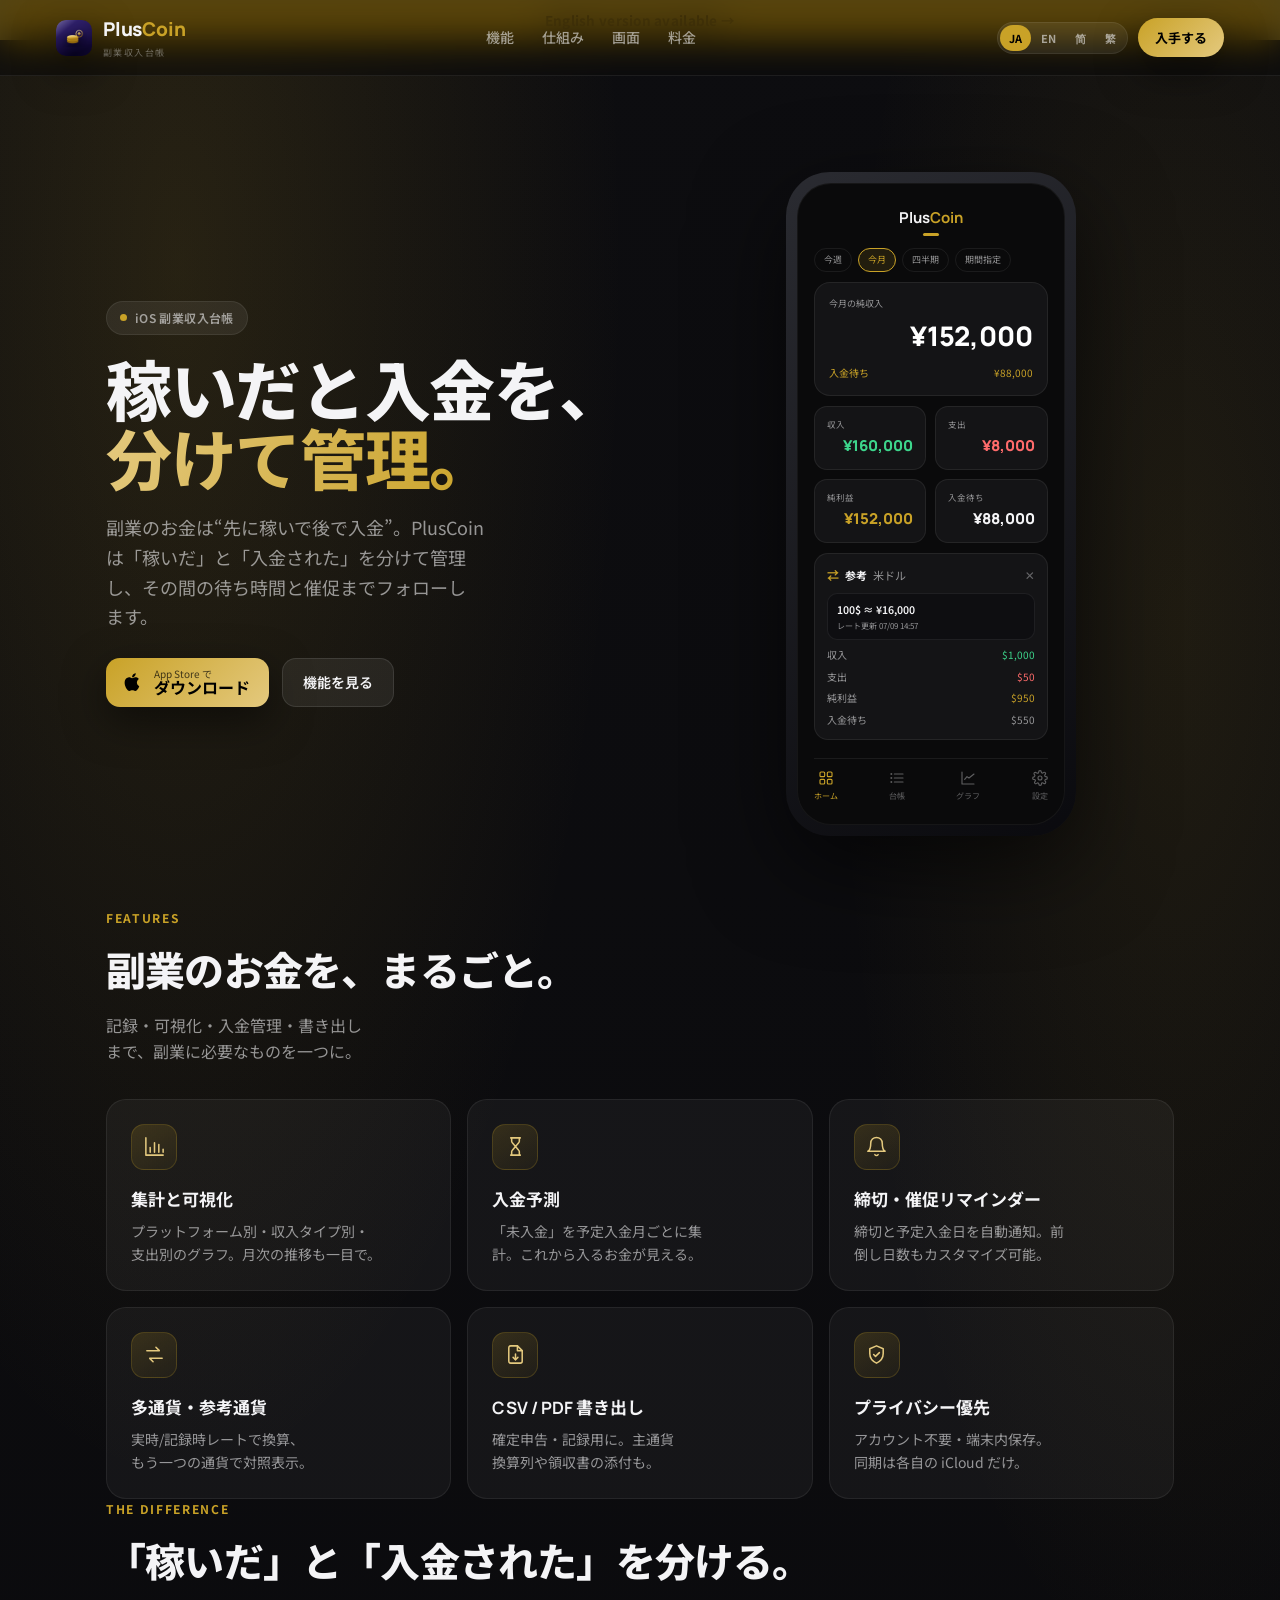
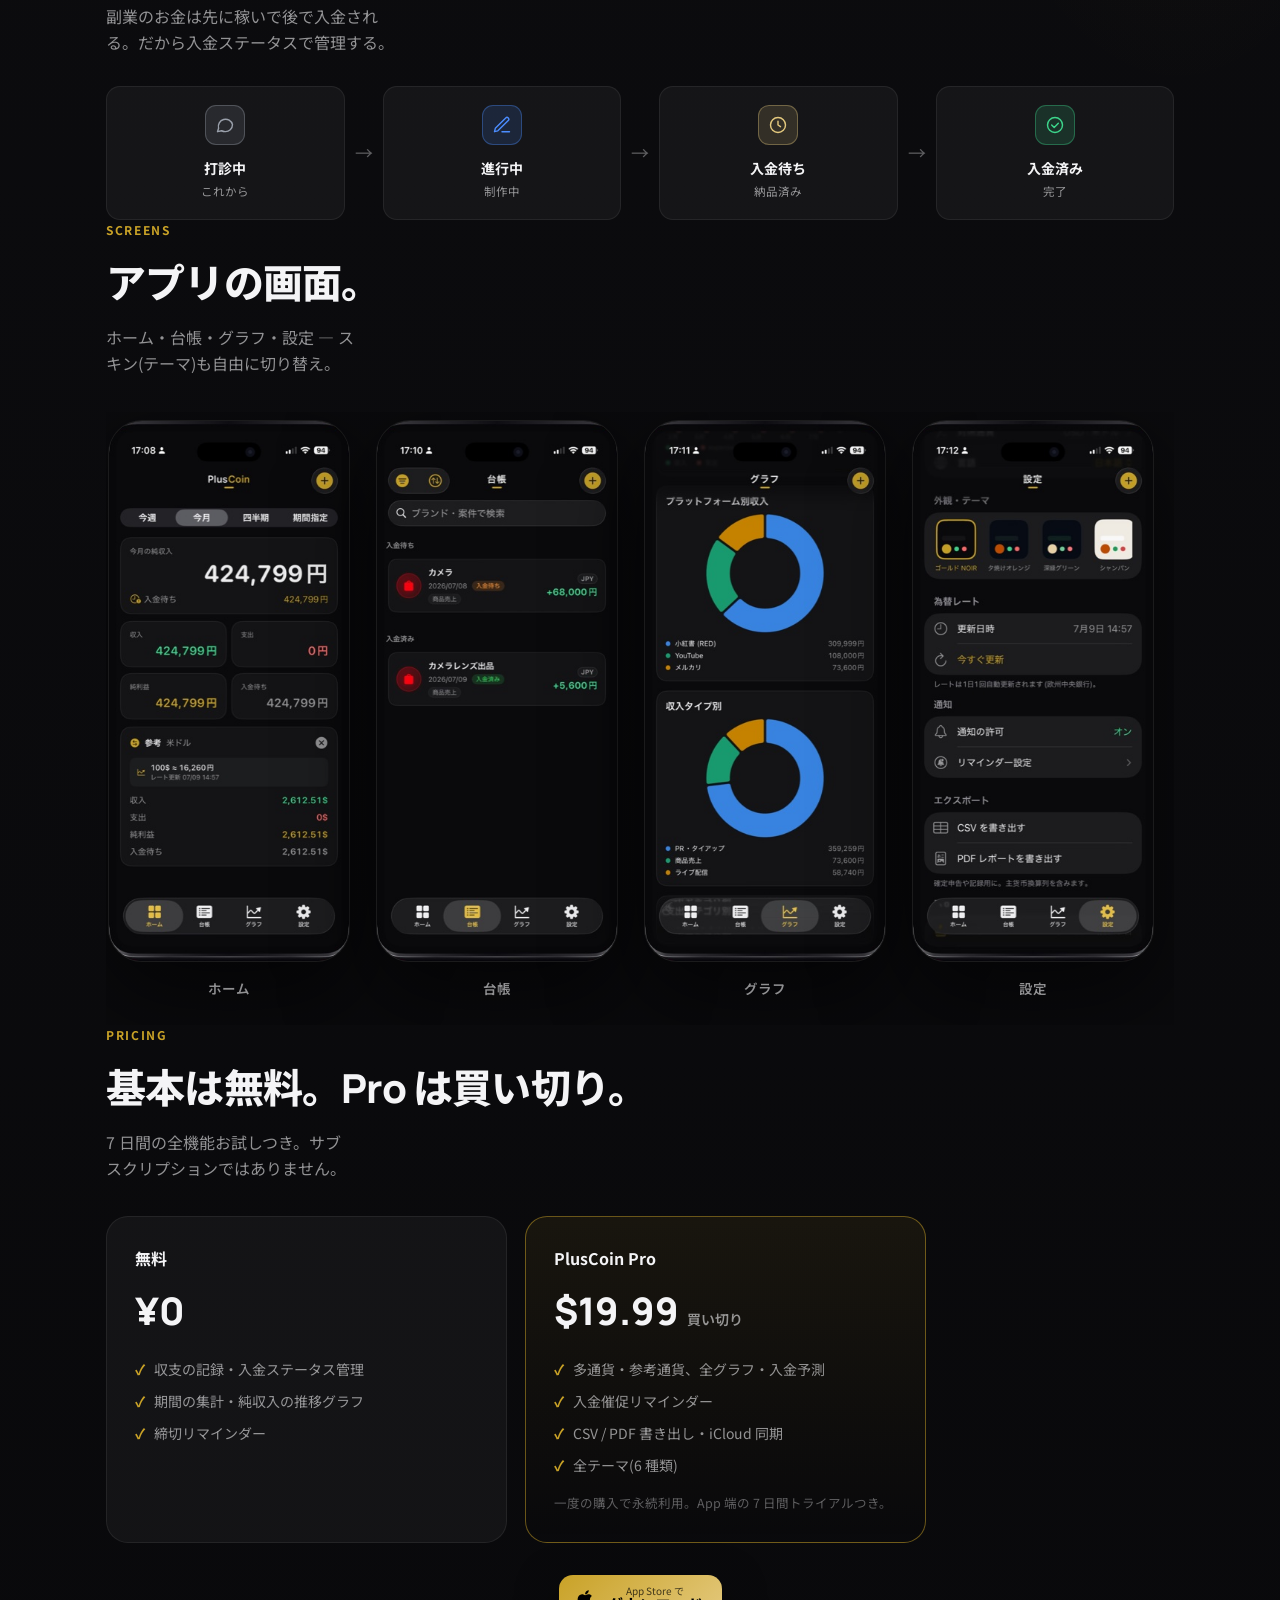
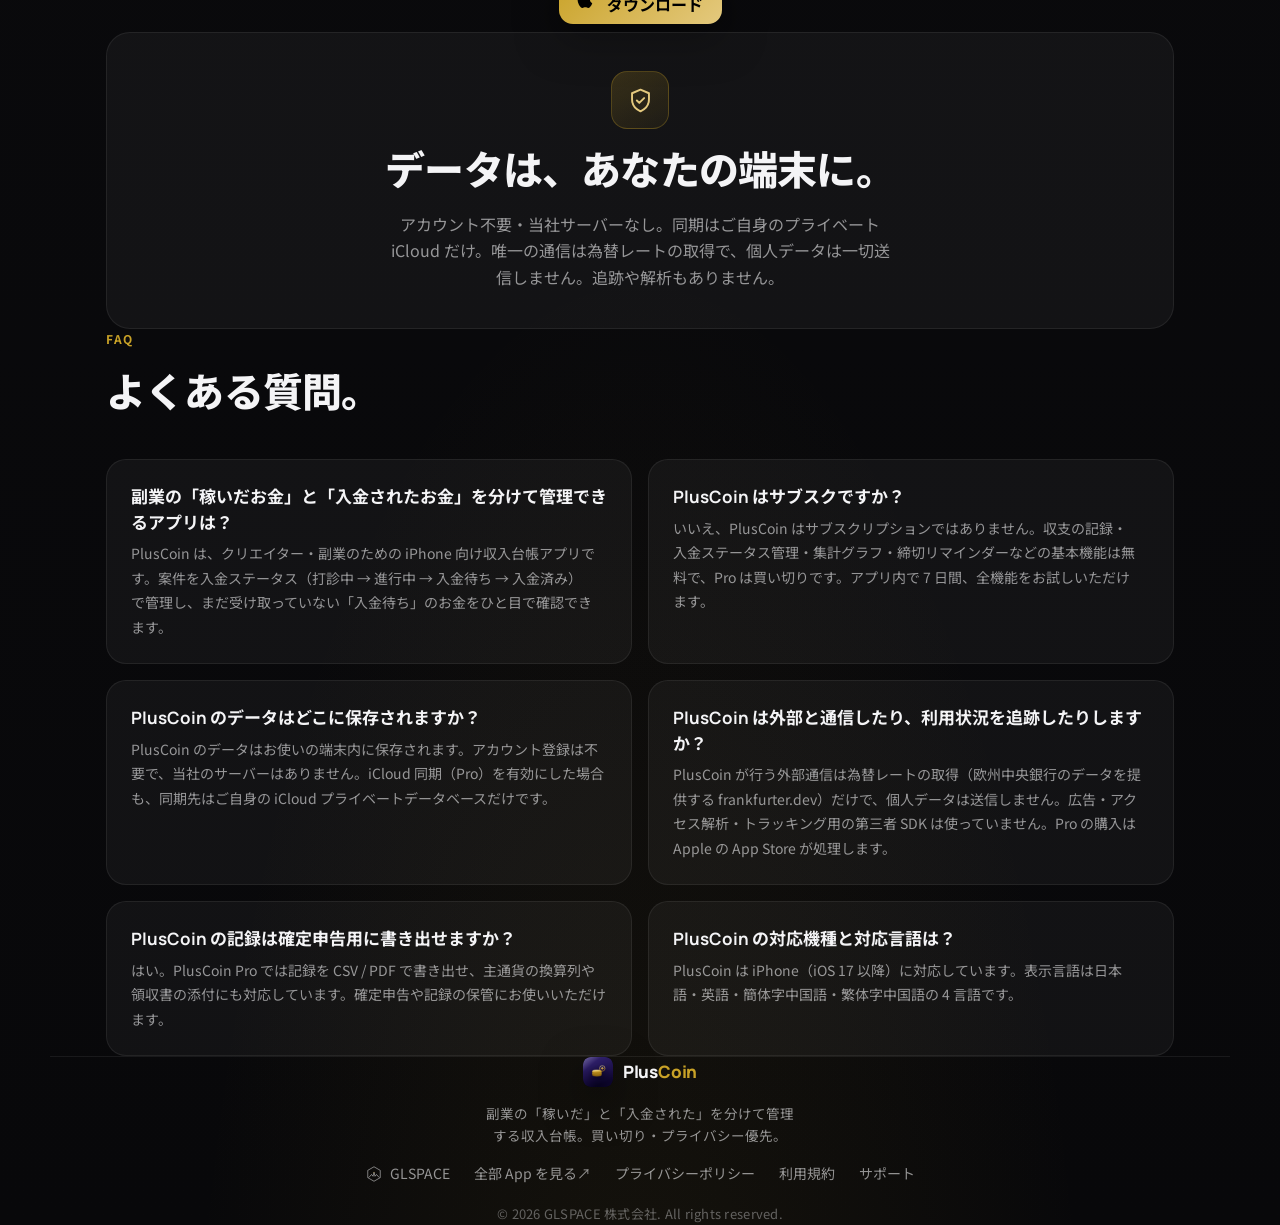
<file: index.html>
<!DOCTYPE html>
<!-- 由 build.py 自动生成，请勿直接编辑。
     改文案 → src/i18n.js，改结构 → src/index.html，然后跑 python3 build.py -->

<html lang="ja" data-lang="ja">
<head>
<meta charset="utf-8">
<meta name="viewport" content="width=device-width, initial-scale=1">
<title>PlusCoin — 副業収入台帳 / 入金管理</title>
<meta name="description" content="クリエイターの副業収入台帳。「稼いだ」と「入金された」を分けて管理。入金予測・締切/催促リマインダー・多通貨・CSV/PDF 書き出し。すべて端末内、プライバシー優先。">
<meta name="theme-color" content="#0A0A0B">
<link rel="icon" type="image/png" href="/icon-180.png">
<link rel="apple-touch-icon" href="/icon-180.png">
<meta property="og:type" content="website">
<meta property="og:title" content="PlusCoin — 副業収入台帳 / 入金管理">
<meta property="og:description" content="「稼いだ」と「入金された」を分けて管理。副業のキャッシュフローを、しっかり。">
<meta property="og:image" content="https://pluscoin.glspace.co.jp/icon-512.png">
<meta property="og:image:alt" content="PlusCoin">
<meta property="og:url" content="https://pluscoin.glspace.co.jp/">
<meta property="og:site_name" content="PlusCoin">
<meta property="og:locale" content="ja_JP">
<meta property="og:locale:alternate" content="en_US" />
<meta property="og:locale:alternate" content="zh_CN" />
<meta property="og:locale:alternate" content="zh_TW" />
<meta name="twitter:card" content="summary">
<meta name="twitter:title" content="PlusCoin — 副業収入台帳 / 入金管理">
<meta name="twitter:description" content="「稼いだ」と「入金された」を分けて管理。副業のキャッシュフローを、しっかり。">
<meta name="twitter:image" content="https://pluscoin.glspace.co.jp/icon-512.png">
<link rel="canonical" href="https://pluscoin.glspace.co.jp/" />
<link rel="alternate" hreflang="ja" href="https://pluscoin.glspace.co.jp/" />
<link rel="alternate" hreflang="en" href="https://pluscoin.glspace.co.jp/en/" />
<link rel="alternate" hreflang="zh-Hans" href="https://pluscoin.glspace.co.jp/zh/" />
<link rel="alternate" hreflang="zh-Hant" href="https://pluscoin.glspace.co.jp/zh-hant/" />
<link rel="alternate" hreflang="x-default" href="https://pluscoin.glspace.co.jp/" />
<script type="application/ld+json">{"@context":"https://schema.org","@graph":[{"@type":"Organization","@id":"https://pluscoin.glspace.co.jp/#org","name":"GLSPACE Co., Ltd.","url":"https://glspace.co.jp/","sameAs":["https://apps.glspace.co.jp/"],"email":"contact@glspace.co.jp"},{"@type":"WebSite","@id":"https://pluscoin.glspace.co.jp/#website","url":"https://pluscoin.glspace.co.jp/","name":"PlusCoin","inLanguage":"ja","publisher":{"@id":"https://pluscoin.glspace.co.jp/#org"}},{"@type":"SoftwareApplication","@id":"https://pluscoin.glspace.co.jp/#app","name":"PlusCoin","sameAs":["https://apps.apple.com/app/id6788990507"],"applicationCategory":"FinanceApplication","operatingSystem":"iOS","description":"クリエイターの副業収入台帳。「稼いだ」と「入金された」を分けて管理。入金予測・締切/催促リマインダー・多通貨・CSV/PDF 書き出し。すべて端末内、プライバシー優先。","url":"https://pluscoin.glspace.co.jp/","installUrl":"https://apps.apple.com/app/id6788990507","image":"https://pluscoin.glspace.co.jp/icon-512.png","inLanguage":["ja","en","zh-Hans","zh-Hant"],"publisher":{"@id":"https://pluscoin.glspace.co.jp/#org"}},{"@type":"FAQPage","@id":"https://pluscoin.glspace.co.jp/#faq","inLanguage":"ja","mainEntity":[{"@type":"Question","name":"副業の「稼いだお金」と「入金されたお金」を分けて管理できるアプリは？","acceptedAnswer":{"@type":"Answer","text":"PlusCoin は、クリエイター・副業のための iPhone 向け収入台帳アプリです。案件を入金ステータス（打診中 → 進行中 → 入金待ち → 入金済み）で管理し、まだ受け取っていない「入金待ち」のお金をひと目で確認できます。"}},{"@type":"Question","name":"PlusCoin はサブスクですか？","acceptedAnswer":{"@type":"Answer","text":"いいえ、PlusCoin はサブスクリプションではありません。収支の記録・入金ステータス管理・集計グラフ・締切リマインダーなどの基本機能は無料で、Pro は買い切りです。アプリ内で 7 日間、全機能をお試しいただけます。"}},{"@type":"Question","name":"PlusCoin のデータはどこに保存されますか？","acceptedAnswer":{"@type":"Answer","text":"PlusCoin のデータはお使いの端末内に保存されます。アカウント登録は不要で、当社のサーバーはありません。iCloud 同期（Pro）を有効にした場合も、同期先はご自身の iCloud プライベートデータベースだけです。"}},{"@type":"Question","name":"PlusCoin は外部と通信したり、利用状況を追跡したりしますか？","acceptedAnswer":{"@type":"Answer","text":"PlusCoin が行う外部通信は為替レートの取得（欧州中央銀行のデータを提供する frankfurter.dev）だけで、個人データは送信しません。広告・アクセス解析・トラッキング用の第三者 SDK は使っていません。Pro の購入は Apple の App Store が処理します。"}},{"@type":"Question","name":"PlusCoin の記録は確定申告用に書き出せますか？","acceptedAnswer":{"@type":"Answer","text":"はい。PlusCoin Pro では記録を CSV / PDF で書き出せ、主通貨の換算列や領収書の添付にも対応しています。確定申告や記録の保管にお使いいただけます。"}},{"@type":"Question","name":"PlusCoin の対応機種と対応言語は？","acceptedAnswer":{"@type":"Answer","text":"PlusCoin は iPhone（iOS 17 以降）に対応しています。表示言語は日本語・英語・簡体字中国語・繁体字中国語の 4 言語です。"}}]}]}</script>
<link rel="preconnect" href="https://fonts.googleapis.com">
<link rel="preconnect" href="https://fonts.gstatic.com" crossorigin>
<link href="https://fonts.googleapis.com/css2?family=Manrope:wght@400;500;600;700;800&family=Noto+Sans+JP:wght@400;500;700&display=swap" rel="stylesheet">
<style>
  *{box-sizing:border-box;margin:0;padding:0;-webkit-font-smoothing:antialiased}
  :root{
    --bg:#08080a; --bg2:#0d0d10;
    --text:#F4F4F6; --dim:rgba(244,244,246,.58); --faint:rgba(244,244,246,.36);
    --surface:rgba(255,255,255,.045); --surface2:rgba(255,255,255,.07);
    --border:rgba(255,255,255,.10); --hair:rgba(255,255,255,.07);
    --gold:#C9A227; --gold2:#E4C97E; --ink:#0c0c0d;
    --income:#3DD68C; --expense:#FF6B6B;
    --shadow:0 30px 90px rgba(0,0,0,.6); --shadow-sm:0 14px 40px rgba(0,0,0,.5);
    --fbody:'Noto Sans JP','Hiragino Sans','Manrope',system-ui,sans-serif;
    --fdisp:'Manrope','Noto Sans JP',sans-serif;
  }
  /* 汉字字形三地不同，中文不能回退到上面的日文字体。靠 html[lang] 分流。 */
  html[lang="en"]{--fbody:'Manrope',system-ui,-apple-system,'Segoe UI',sans-serif}
  html[lang="zh-Hans"]{--fbody:'PingFang SC','Noto Sans SC','Manrope','Microsoft YaHei',system-ui,sans-serif}
  html[lang="zh-Hant"]{--fbody:'PingFang TC','Noto Sans TC','Manrope','Microsoft JhengHei',system-ui,sans-serif}
  html{scroll-behavior:smooth;scroll-padding-top:82px}
  body{
    background:
      radial-gradient(58% 46% at 14% 6%, rgba(201,162,39,.14) 0%, transparent 60%),
      radial-gradient(46% 42% at 92% 14%, rgba(201,162,39,.10) 0%, transparent 58%),
      radial-gradient(60% 50% at 50% 108%, rgba(201,162,39,.08) 0%, transparent 60%),
      linear-gradient(180deg,var(--bg2),var(--bg));
    color:var(--text); font-family:var(--fbody); line-height:1.65; min-height:100vh; overflow-x:hidden;
  }
  a{color:inherit;text-decoration:none}
  ::selection{background:var(--gold);color:var(--ink)}
  .wrap{max-width:1180px;margin:0 auto;padding:0 clamp(20px,5vw,56px)}

  /* NAV */
  nav{position:fixed;inset:0 0 auto 0;z-index:50;display:flex;align-items:center;justify-content:space-between;
    padding:14px clamp(20px,5vw,56px);background:rgba(10,10,12,.62);backdrop-filter:blur(18px) saturate(1.5);
    -webkit-backdrop-filter:blur(18px) saturate(1.5);border-bottom:1px solid var(--hair)}
  .logo{display:flex;align-items:center;gap:11px}
  .appicon{width:36px;height:36px;border-radius:10px;display:block;box-shadow:var(--shadow-sm)}
  .logo b{font-family:var(--fdisp);font-weight:800;font-size:19px;letter-spacing:-.01em}
  .logo b i{color:var(--gold);font-style:normal}
  .logo small{display:block;font-size:9px;letter-spacing:.16em;text-transform:uppercase;color:var(--faint);margin-top:1px}
  .navlinks{display:flex;gap:28px;font-size:14px;font-weight:500;color:var(--dim)}
  .navlinks a:hover{color:var(--text)}
  .navright{display:flex;align-items:center;gap:10px}
  /* 非日语访客在根页面看到的语言提示条 */
  .langbar{display:block;background:var(--gold);color:#000;font-size:13.5px;font-weight:700;
    text-align:center;padding:9px 16px;letter-spacing:.02em;text-decoration:none}
  .langbar:hover{filter:brightness(1.08)}
  .langtoggle{display:flex;gap:1px;padding:2px;background:var(--surface2);border:1px solid var(--hair);border-radius:999px}
  .langtoggle a{text-decoration:none;display:inline-block;text-align:center;border:0;cursor:pointer;background:transparent;color:var(--dim);font:inherit;font-size:11px;font-weight:700;
    padding:4px 9px;border-radius:999px;transition:.2s}
  .langtoggle a.on{background:var(--gold);color:#000}
  .cta{white-space:nowrap;font-size:13px;font-weight:700;color:#000;background:linear-gradient(135deg,var(--gold),var(--gold2));
    padding:9px 17px;border-radius:999px;box-shadow:var(--shadow-sm);transition:transform .2s}
  .cta:hover{transform:translateY(-1px)}
  .cta-mini{display:none;align-items:center;justify-content:center;width:36px;height:36px;flex:0 0 auto;
    border-radius:999px;background:linear-gradient(135deg,var(--gold),var(--gold2));color:#000;box-shadow:var(--shadow-sm);transition:transform .2s}
  .cta-mini:hover{transform:translateY(-1px)}
  .cta-mini svg{width:18px;height:18px;fill:currentColor;margin-top:-1px}

  /* HERO */
  header{position:relative;max-width:1180px;margin:0 auto;padding:132px clamp(20px,5vw,56px) 72px;
    display:grid;grid-template-columns:1.05fr .95fr;gap:44px;align-items:center}
  .eyebrow{display:inline-flex;align-items:center;gap:8px;padding:6px 13px;background:var(--surface2);border:1px solid var(--hair);
    border-radius:999px;font-size:12px;font-weight:600;letter-spacing:.03em;color:var(--dim)}
  .eyebrow i{width:7px;height:7px;border-radius:50%;background:var(--gold)}
  h1{font-family:var(--fdisp);font-weight:800;font-size:clamp(32px,6vw,66px);line-height:1.05;letter-spacing:-.02em;margin:22px 0 18px;text-wrap:balance}
  h1 .g{background:linear-gradient(110deg,var(--gold2),var(--gold));-webkit-background-clip:text;background-clip:text;color:transparent}
  .lead{font-size:clamp(15px,1.5vw,18px);color:var(--dim);max-width:38ch}
  .herobtns{display:flex;align-items:center;gap:13px;flex-wrap:wrap;margin-top:26px}
  .appstore{display:inline-flex;align-items:center;gap:11px;background:linear-gradient(135deg,var(--gold),var(--gold2));color:#000;padding:10px 19px 10px 16px;border-radius:14px;box-shadow:var(--shadow-sm);transition:transform .2s}
  .appstore:hover{transform:translateY(-1px)}
  .appstore small{display:block;font-size:10px;opacity:.7;line-height:1.1}
  .appstore b{display:block;font-size:16px;font-weight:700;font-family:var(--fdisp);line-height:1.15}
  .ghost{font-size:14px;font-weight:600;color:var(--text);padding:12px 20px;border:1px solid var(--border);border-radius:14px;background:var(--surface2)}
  .ghost:hover{border-color:var(--gold)}

  /* PHONE MOCKUP */
  .phone{justify-self:center;width:290px;aspect-ratio:9/20.6;border-radius:44px;padding:11px;
    background:linear-gradient(150deg,#2a2b31,#0a0a0e);box-shadow:var(--shadow);animation:floaty 7s ease-in-out infinite}
  @keyframes floaty{0%,100%{transform:translateY(0)}50%{transform:translateY(-14px)}}
  .screen{width:100%;height:100%;border-radius:34px;background:#0A0A0B;overflow:hidden;padding:22px 16px;display:flex;flex-direction:column;gap:10px;border:1px solid rgba(255,255,255,.05)}
  .sc-title{text-align:center;font-family:var(--fdisp);font-weight:700;font-size:15px}
  .sc-title i{color:var(--gold);font-style:normal}
  .sc-under{width:16px;height:2.5px;background:var(--gold);border-radius:2px;margin:2px auto 0}
  .sc-hero{background:#141416;border:1px solid var(--hair);border-radius:16px;padding:14px}
  .sc-hero .lbl{font-size:9px;color:var(--dim)}
  .sc-hero .big{font-family:var(--fdisp);font-weight:800;font-size:27px;text-align:right;color:#fff;margin-top:2px}
  .sc-hero .rcv{display:flex;justify-content:space-between;font-size:10px;color:var(--gold);margin-top:6px}
  .sc-grid{display:grid;grid-template-columns:1fr 1fr;gap:9px}
  .sc-cell{background:#141416;border:1px solid var(--hair);border-radius:13px;padding:10px 12px}
  .sc-cell .lbl{font-size:8.5px;color:var(--dim)}
  .sc-cell .v{font-family:var(--fdisp);font-weight:800;font-size:15px;text-align:right;margin-top:3px}
  .g-in{color:var(--income)} .g-ex{color:var(--expense)} .g-gd{color:var(--gold)}
  .sc-chips{display:flex;gap:6px;flex-wrap:wrap;margin-top:2px}
  .chip{font-size:9px;padding:4px 9px;border-radius:999px;border:1px solid var(--hair);color:var(--dim)}
  .chip.on{border-color:var(--gold);color:var(--gold);background:rgba(201,162,39,.12)}
  .sc-ref{background:#141416;border:1px solid var(--hair);border-radius:14px;padding:11px 12px}
  .sc-ref .rhead{display:flex;align-items:center;gap:6px;font-size:11px}
  .sc-ref .rswap{color:var(--gold);font-size:12px;font-weight:700}
  .sc-ref .rhead b{font-weight:700;color:var(--text)}
  .sc-ref .rcur{color:var(--dim)}
  .sc-ref .rx{margin-left:auto;color:var(--faint);font-size:12px}
  .sc-ref .rpill{display:flex;flex-direction:column;background:#0e0e11;border:1px solid var(--hair);border-radius:10px;padding:7px 9px;margin:8px 0 7px}
  .sc-ref .rpill b{font-size:10.5px;color:var(--text);font-weight:600}
  .sc-ref .rpill small{color:var(--dim);font-size:8px;margin-top:1px}
  .sc-ref .rrow{display:flex;justify-content:space-between;font-size:10px;color:var(--dim);margin-top:5px}
  .sc-nav{display:flex;justify-content:space-between;margin-top:auto;padding-top:11px;border-top:1px solid var(--hair)}
  .sc-nav .nav-i{display:flex;flex-direction:column;align-items:center;gap:3px;font-size:8px;color:var(--faint)}
  .sc-nav .nav-i svg{width:16px;height:16px;fill:none;stroke:currentColor;stroke-width:1.7;stroke-linecap:round;stroke-linejoin:round}
  .sc-nav .nav-i.on{color:var(--gold)}

  /* SECTIONS */
  section{padding:64px 0;position:relative}
  .kicker{font-size:12px;font-weight:700;letter-spacing:.14em;text-transform:uppercase;color:var(--gold)}
  h2{font-family:var(--fdisp);font-weight:800;font-size:clamp(26px,3.6vw,40px);letter-spacing:-.02em;margin:10px 0 8px;text-wrap:balance}
  .lead{text-wrap:pretty}
  /* 短い説明文は balance で行長を均等化し、末尾に「钱。」のような1字孤立を防ぐ */
  .sub,.card p,.foot-tag{text-wrap:balance}
  .nw{white-space:nowrap}
  /* keep-all は使わない:Safari は 」等で改行しないため、長い見出し
     (例:「稼いだ」と「入金された」を分ける。)が折り返せず右にはみ出す。
     text-wrap:balance に任せて均等 2 行に折り返す(はみ出しは原理上起きない)。 */
  .sub{color:var(--dim);max-width:52ch}
  .features{display:grid;grid-template-columns:repeat(3,1fr);gap:16px;margin-top:34px}
  .card{background:var(--surface);border:1px solid var(--hair);border-radius:20px;padding:24px;transition:transform .25s,border-color .25s}
  .card:hover{transform:translateY(-4px);border-color:rgba(201,162,39,.4)}
  .card .ic{width:46px;height:46px;border-radius:13px;background:linear-gradient(150deg,rgba(201,162,39,.18),rgba(201,162,39,.06));border:1px solid rgba(201,162,39,.22);display:flex;align-items:center;justify-content:center;margin-bottom:16px}
  .card .ic svg{width:23px;height:23px;fill:none;stroke:var(--gold2);stroke-width:1.6;stroke-linecap:round;stroke-linejoin:round}
  .card:hover .ic{border-color:rgba(201,162,39,.5)}
  .card h3{font-family:var(--fdisp);font-weight:700;font-size:17px;margin-bottom:6px}
  .card p{font-size:14px;color:var(--dim)}

  /* PIPELINE */
  .pipe{display:flex;align-items:center;gap:10px;flex-wrap:wrap;margin-top:30px}
  .pstep{flex:1;min-width:120px;background:var(--surface);border:1px solid var(--hair);border-radius:14px;padding:18px 16px;text-align:center}
  .pstep .pic{width:40px;height:40px;margin:0 auto 12px;border-radius:11px;display:flex;align-items:center;justify-content:center;
    background:color-mix(in srgb, var(--c) 15%, transparent);border:1px solid color-mix(in srgb, var(--c) 35%, transparent)}
  .pstep .pic svg{width:20px;height:20px;fill:none;stroke:var(--c);stroke-width:1.7;stroke-linecap:round;stroke-linejoin:round}
  .pstep .t{font-weight:700;font-size:14px}
  .pstep .d{font-size:11.5px;color:var(--dim);margin-top:2px}
  .parrow{color:var(--faint);font-size:18px}
  @media(max-width:760px){.parrow{display:none}}

  /* GALLERY */
  .gallery{display:flex;gap:26px;overflow-x:auto;scroll-snap-type:x mandatory;margin-top:36px;
    padding:8px 2px 26px;scrollbar-width:none;-webkit-overflow-scrolling:touch}
  .gallery::-webkit-scrollbar{display:none}
  .shot{scroll-snap-align:center;flex:0 0 auto;width:clamp(208px,60vw,242px);text-align:center}
  .shot img{width:100%;height:auto;display:block;border-radius:34px;background:#0A0A0B;
    border:1px solid var(--hair);box-shadow:var(--shadow);transition:transform .28s ease}
  .shot:hover img{transform:translateY(-7px)}
  .shot .cap{margin-top:15px;font-size:13.5px;font-weight:600;color:var(--dim)}
  @media(max-width:620px){.gallery{gap:18px}}

  /* PRICING */
  .price{display:grid;grid-template-columns:1fr 1fr;gap:18px;margin-top:34px;max-width:820px}
  .plan{background:var(--surface);border:1px solid var(--hair);border-radius:22px;padding:28px}
  .plan.pro{border-color:rgba(201,162,39,.5);background:linear-gradient(180deg,rgba(201,162,39,.08),transparent)}
  .plan .name{font-weight:700;font-size:16px}
  .plan .amt{font-family:var(--fdisp);font-weight:800;font-size:38px;margin:8px 0 2px}
  .plan .amt small{font-size:14px;color:var(--dim);font-weight:600}
  .plan ul{list-style:none;margin-top:16px;display:flex;flex-direction:column;gap:9px}
  .plan li{font-size:14px;color:var(--dim);display:flex;gap:9px}
  .plan li::before{content:"✓";color:var(--gold);font-weight:800}
  .pnote{font-size:12.5px;color:var(--faint);margin-top:16px}

  /* FAQ（FAQPage JSON-LD と同じ辞書キーから生成） */
  .faq{display:grid;grid-template-columns:repeat(2,minmax(0,1fr));gap:16px;margin-top:34px}
  .faq .card h3{line-height:1.5}
  .faq .card h3,.faq .card p{overflow-wrap:anywhere}
  .faq .card p{line-height:1.75;text-wrap:pretty}
  @media(max-width:760px){.faq{grid-template-columns:minmax(0,1fr)}}
  /* PRIVACY strip */
  .privacy{background:var(--surface);border:1px solid var(--hair);border-radius:24px;padding:38px clamp(24px,4vw,48px);text-align:center;margin-top:8px}
  .privacy .ic{width:58px;height:58px;margin:0 auto;border-radius:16px;display:flex;align-items:center;justify-content:center;
    background:linear-gradient(150deg,rgba(201,162,39,.2),rgba(201,162,39,.06));border:1px solid rgba(201,162,39,.28)}
  .privacy .ic svg{width:29px;height:29px;fill:none;stroke:var(--gold2);stroke-width:1.6;stroke-linecap:round;stroke-linejoin:round}
  .privacy h2{margin-top:8px}
  .privacy p{color:var(--dim);max-width:56ch;margin:8px auto 0}

  /* FOOTER */
  footer{border-top:1px solid var(--hair);margin-top:40px;padding:52px 0 58px}
  .foot{display:flex;flex-direction:column;align-items:center;text-align:center;gap:16px}
  .foot-brand{display:flex;align-items:center;gap:10px}
  .foot-brand .appicon{width:30px;height:30px;border-radius:8px}
  .foot-brand b{font-family:var(--fdisp);font-weight:800;font-size:17px;letter-spacing:-.01em}
  .foot-brand b i{color:var(--gold);font-style:normal}
  .foot-tag{color:var(--dim);font-size:13.5px;max-width:460px;line-height:1.6}
  .foot .links{display:flex;justify-content:center;gap:14px 24px;flex-wrap:wrap}
  .foot .links a{color:var(--dim);font-size:14px;transition:.2s}
  .foot .links a:hover{color:var(--gold)}
  .foot-home{display:inline-flex;align-items:center;gap:8px;transition:transform .2s ease}
  .foot-home .gl-mark{width:16px;height:16px;flex:0 0 auto}
  .foot-home:hover{transform:translateX(-3px)}
  .foot-copy{color:var(--faint);font-size:13px;letter-spacing:.02em;margin-top:2px}

  /* reveal */
  [data-reveal]{opacity:0;transform:translateY(22px);transition:opacity .7s cubic-bezier(.2,.7,.2,1),transform .7s cubic-bezier(.2,.7,.2,1)}
  [data-reveal].in{opacity:1;transform:none}

  @media(max-width:940px){
    header{grid-template-columns:1fr;text-align:center;gap:40px;padding-top:118px}
    .eyebrow,.lead{margin-left:auto;margin-right:auto}
    .herobtns{justify-content:center}
    .phone{order:-1}
    .features{grid-template-columns:1fr 1fr}
    .navlinks{display:none}
  }
  @media(max-width:620px){
    .features{grid-template-columns:1fr}
    .price{grid-template-columns:1fr;max-width:420px}
    .foot{flex-direction:column;text-align:center}
    .cta{display:none}
    .cta-mini{display:inline-flex}
    .langtoggle a{padding:4px 7px}
  }
  @media(prefers-reduced-motion:reduce){*{animation:none!important}[data-reveal]{opacity:1!important;transform:none!important}}
</style>
</head>
<body>

<!-- NAV -->
<nav>
  <a class="logo" href="#top">
    <img class="appicon" src="/icon-180.png" alt="PlusCoin" width="36" height="36">
    <span><b>Plus<i>Coin</i></b><small data-i18n="brand.sub">副業収入台帳</small></span>
  </a>
  <div class="navlinks">
    <a href="#features" data-i18n="nav.features">機能</a>
    <a href="#flow" data-i18n="nav.flow">仕組み</a>
    <a href="#screens" data-i18n="nav.screens">画面</a>
    <a href="#pricing" data-i18n="nav.pricing">料金</a>
  </div>
  <div class="navright">
    <div class="langtoggle">
      <a class="on" data-lang="ja" href="/" hreflang="ja">JA</a>
      <a class="" data-lang="en" href="/en/" hreflang="en">EN</a>
      <a class="" data-lang="zh-Hans" href="/zh/" hreflang="zh-Hans">简</a>
      <a class="" data-lang="zh-Hant" href="/zh-hant/" hreflang="zh-Hant">繁</a>
    </div>
    <a class="cta" href="https://apps.apple.com/app/id6788990507" target="_blank" rel="noopener" data-i18n="nav.cta">入手する</a>
    <a class="cta-mini" href="https://apps.apple.com/app/id6788990507" target="_blank" rel="noopener" aria-label="App Store">
      <svg viewBox="0 0 24 24"><path d="M17.05 12.04c-.03-2.6 2.12-3.85 2.22-3.91-1.21-1.77-3.1-2.01-3.77-2.04-1.6-.16-3.13.94-3.94.94-.81 0-2.07-.92-3.4-.9-1.75.03-3.36 1.02-4.26 2.58-1.82 3.16-.47 7.83 1.3 10.4.86 1.25 1.89 2.66 3.24 2.61 1.3-.05 1.79-.84 3.36-.84 1.57 0 2.01.84 3.38.81 1.4-.02 2.28-1.27 3.13-2.53.99-1.45 1.4-2.86 1.42-2.93-.03-.01-2.72-1.04-2.75-4.13zM14.6 4.59c.71-.86 1.19-2.06 1.06-3.25-1.02.04-2.26.68-2.99 1.54-.66.76-1.23 1.98-1.08 3.15 1.14.09 2.3-.58 3.01-1.44z"/></svg>
    </a>
  </div>
</nav>

<!-- HERO -->
<header id="top">
  <div>
    <span class="eyebrow" data-reveal><i></i><span data-i18n="hero.eyebrow">iOS 副業収入台帳</span></span>
    <h1 data-reveal>
      <span data-i18n="hero.t1">稼いだと入金を、</span><br>
      <span class="g" data-i18n="hero.t2">分けて管理。</span>
    </h1>
    <p class="lead" data-reveal data-i18n="hero.sub">副業のお金は“先に稼いで後で入金”。PlusCoin は「稼いだ」と「入金された」を分けて管理し、その間の待ち時間と催促までフォローします。</p>
    <div class="herobtns" data-reveal>
      <a class="appstore" href="https://apps.apple.com/app/id6788990507" target="_blank" rel="noopener" data-appstore>
        <svg width="21" height="21" viewBox="0 0 24 24" fill="#000"><path d="M17.05 12.04c-.03-2.6 2.12-3.85 2.22-3.91-1.21-1.77-3.1-2.01-3.77-2.04-1.6-.16-3.13.94-3.94.94-.81 0-2.07-.92-3.4-.9-1.75.03-3.36 1.02-4.26 2.58-1.82 3.16-.47 7.83 1.3 10.4.86 1.25 1.89 2.66 3.24 2.61 1.3-.05 1.79-.84 3.36-.84 1.57 0 2.01.84 3.38.81 1.4-.02 2.28-1.27 3.13-2.53.99-1.45 1.4-2.86 1.42-2.93-.03-.01-2.72-1.04-2.75-4.13zM14.6 4.59c.71-.86 1.19-2.06 1.06-3.25-1.02.04-2.26.68-2.99 1.54-.66.76-1.23 1.98-1.08 3.15 1.14.09 2.3-.58 3.01-1.44z"/></svg>
        <span><small data-i18n="hero.badgeTop">App Store で</small><b data-i18n="hero.badgeBig">ダウンロード</b></span>
      </a>
      <a class="ghost" href="#features" data-i18n="hero.cta2">機能を見る</a>
    </div>
  </div>

  <!-- phone mockup: home screen -->
  <div class="phone" data-reveal>
    <div class="screen">
      <div>
        <div class="sc-title">Plus<i>Coin</i></div><div class="sc-under"></div>
      </div>
      <div class="sc-chips">
        <span class="chip">今週</span><span class="chip on">今月</span><span class="chip">四半期</span><span class="chip">期間指定</span>
      </div>
      <div class="sc-hero">
        <div class="lbl" data-i18n="mock.net">今月の純収入</div>
        <div class="big">¥152,000</div>
        <div class="rcv"><span data-i18n="mock.await">入金待ち</span><span>¥88,000</span></div>
      </div>
      <div class="sc-grid">
        <div class="sc-cell"><div class="lbl" data-i18n="mock.income">収入</div><div class="v g-in">¥160,000</div></div>
        <div class="sc-cell"><div class="lbl" data-i18n="mock.expense">支出</div><div class="v g-ex">¥8,000</div></div>
        <div class="sc-cell"><div class="lbl" data-i18n="mock.net2">純利益</div><div class="v g-gd">¥152,000</div></div>
        <div class="sc-cell"><div class="lbl" data-i18n="mock.await">入金待ち</div><div class="v">¥88,000</div></div>
      </div>
      <div class="sc-ref">
        <div class="rhead"><span class="rswap">⇄</span><b data-i18n="mock.ref">参考</b><span class="rcur" data-i18n="mock.refCur">米ドル</span><span class="rx">✕</span></div>
        <div class="rpill"><b>100$ ≈ ¥16,000</b><small><span data-i18n="mock.rateUpd">レート更新</span> 07/09 14:57</small></div>
        <div class="rrow"><span data-i18n="mock.income">収入</span><span class="g-in">$1,000</span></div>
        <div class="rrow"><span data-i18n="mock.expense">支出</span><span class="g-ex">$50</span></div>
        <div class="rrow"><span data-i18n="mock.net2">純利益</span><span class="g-gd">$950</span></div>
        <div class="rrow"><span data-i18n="mock.await">入金待ち</span><span>$550</span></div>
      </div>
      <div class="sc-nav">
        <div class="nav-i on"><svg viewBox="0 0 24 24"><rect x="3" y="3" width="7" height="7" rx="1.5"/><rect x="14" y="3" width="7" height="7" rx="1.5"/><rect x="3" y="14" width="7" height="7" rx="1.5"/><rect x="14" y="14" width="7" height="7" rx="1.5"/></svg><span data-i18n="shots.home">ホーム</span></div>
        <div class="nav-i"><svg viewBox="0 0 24 24"><line x1="8" y1="6" x2="21" y2="6"/><line x1="8" y1="12" x2="21" y2="12"/><line x1="8" y1="18" x2="21" y2="18"/><circle cx="3.5" cy="6" r=".6"/><circle cx="3.5" cy="12" r=".6"/><circle cx="3.5" cy="18" r=".6"/></svg><span data-i18n="shots.ledger">台帳</span></div>
        <div class="nav-i"><svg viewBox="0 0 24 24"><path d="M3 3v18h18"/><path d="M7 14l3.5-4 3 2L21 6"/></svg><span data-i18n="shots.charts">グラフ</span></div>
        <div class="nav-i"><svg viewBox="0 0 24 24"><circle cx="12" cy="12" r="3"/><path d="M19.4 15a1.6 1.6 0 0 0 .3 1.8l.1.1a2 2 0 1 1-2.8 2.8l-.1-.1a1.6 1.6 0 0 0-2.7 1.1V21a2 2 0 0 1-4 0v-.1a1.6 1.6 0 0 0-2.7-1.1l-.1.1a2 2 0 1 1-2.8-2.8l.1-.1a1.6 1.6 0 0 0-1.1-2.7H3a2 2 0 0 1 0-4h.1A1.6 1.6 0 0 0 4.2 9a1.6 1.6 0 0 0-.3-1.8l-.1-.1a2 2 0 1 1 2.8-2.8l.1.1a1.6 1.6 0 0 0 1.8.3H9a1.6 1.6 0 0 0 1-1.5V3a2 2 0 0 1 4 0v.1a1.6 1.6 0 0 0 2.7 1.1l.1-.1a2 2 0 1 1 2.8 2.8l-.1.1a1.6 1.6 0 0 0-.3 1.8V9a1.6 1.6 0 0 0 1.5 1H21a2 2 0 0 1 0 4h-.1a1.6 1.6 0 0 0-1.5 1z"/></svg><span data-i18n="shots.settings">設定</span></div>
      </div>
    </div>
  </div>
</header>

<!-- FEATURES -->
<section id="features" class="wrap">
  <div data-reveal>
    <div class="kicker" data-i18n="feat.kicker">FEATURES</div>
    <h2 data-i18n="feat.title">副業のお金を、まるごと。</h2>
    <p class="sub" data-i18n="feat.sub">記録・可視化・入金管理・書き出しまで、副業に必要なものを一つに。</p>
  </div>
  <div class="features">
    <div class="card" data-reveal><div class="ic"><svg viewBox="0 0 24 24"><path d="M3 3v18h18"/><path d="M7.5 18v-5"/><path d="M12 18V8"/><path d="M16.5 18v-8"/><path d="M21 18v-3"/></svg></div><h3 data-i18n="f1.t">集計と可視化</h3><p data-i18n="f1.d">プラットフォーム別・収入タイプ別・支出別のグラフ。月次の推移も一目で。</p></div>
    <div class="card" data-reveal><div class="ic"><svg viewBox="0 0 24 24"><path d="M7 3h10M7 21h10"/><path d="M8 3v3.6a2 2 0 0 0 .7 1.5L12 12l3.3-3.9a2 2 0 0 0 .7-1.5V3"/><path d="M8 21v-3.6a2 2 0 0 1 .7-1.5L12 12l3.3 3.9a2 2 0 0 1 .7 1.5V21"/></svg></div><h3 data-i18n="f2.t">入金予測</h3><p data-i18n="f2.d">「未入金」を予定入金月ごとに集計。これから入るお金が見える。</p></div>
    <div class="card" data-reveal><div class="ic"><svg viewBox="0 0 24 24"><path d="M18 8.5a6 6 0 0 0-12 0c0 7-3 8.5-3 8.5h18s-3-1.5-3-8.5"/><path d="M13.7 20.5a2 2 0 0 1-3.4 0"/></svg></div><h3 data-i18n="f3.t">締切・催促リマインダー</h3><p data-i18n="f3.d">締切と予定入金日を自動通知。前倒し日数もカスタマイズ可能。</p></div>
    <div class="card" data-reveal><div class="ic"><svg viewBox="0 0 24 24"><path d="M4 8h13l-3.5-3.5"/><path d="M20 16H7l3.5 3.5"/></svg></div><h3 data-i18n="f4.t">多通貨・参考通貨</h3><p data-i18n="f4.d">実時/記録時レートで換算、もう一つの通貨で対照表示。</p></div>
    <div class="card" data-reveal><div class="ic"><svg viewBox="0 0 24 24"><path d="M14 3H7a2 2 0 0 0-2 2v14a2 2 0 0 0 2 2h10a2 2 0 0 0 2-2V8z"/><path d="M14 3v5h5"/><path d="M12 11.5v6"/><path d="M9.5 15l2.5 2.5 2.5-2.5"/></svg></div><h3 data-i18n="f5.t">CSV / PDF 書き出し</h3><p data-i18n="f5.d">確定申告・記録用に。主通貨換算列や領収書の添付も。</p></div>
    <div class="card" data-reveal><div class="ic"><svg viewBox="0 0 24 24"><path d="M12 3l7 3v5c0 5-3.5 8.4-7 10-3.5-1.6-7-5-7-10V6z"/><path d="M9 12l2 2 4-4"/></svg></div><h3 data-i18n="f6.t">プライバシー優先</h3><p data-i18n="f6.d">アカウント不要・端末内保存。同期は各自の iCloud だけ。</p></div>
  </div>
</section>

<!-- FLOW / pipeline -->
<section id="flow" class="wrap">
  <div data-reveal>
    <div class="kicker" data-i18n="flow.kicker">THE DIFFERENCE</div>
    <h2 data-i18n="flow.title"><span class='nw'>「稼いだ」</span>と<span class='nw'>「入金された」</span>を分ける。</h2>
    <p class="sub" data-i18n="flow.sub">副業のお金は先に稼いで後で入金される。だから入金ステータスで管理する。</p>
  </div>
  <div class="pipe" data-reveal>
    <div class="pstep" style="--c:#9aa0ab"><div class="pic"><svg viewBox="0 0 24 24"><path d="M21 11.5a8.4 8.4 0 0 1-9 8.4 9 9 0 0 1-4-1L3 20l1.3-4A8.4 8.4 0 1 1 21 11.5z"/></svg></div><div class="t" data-i18n="s1.t">打診中</div><div class="d" data-i18n="s1.d">これから</div></div>
    <span class="parrow">→</span>
    <div class="pstep" style="--c:#4c8dff"><div class="pic"><svg viewBox="0 0 24 24"><path d="M12 20h9"/><path d="M16.5 3.5a2.1 2.1 0 0 1 3 3L7 19l-4 1 1-4z"/></svg></div><div class="t" data-i18n="s2.t">進行中</div><div class="d" data-i18n="s2.d">制作中</div></div>
    <span class="parrow">→</span>
    <div class="pstep" style="--c:var(--gold2)"><div class="pic"><svg viewBox="0 0 24 24"><circle cx="12" cy="12" r="9"/><path d="M12 7.5V12l3 2"/></svg></div><div class="t" data-i18n="s3.t">入金待ち</div><div class="d" data-i18n="s3.d">納品済み</div></div>
    <span class="parrow">→</span>
    <div class="pstep" style="--c:var(--income)"><div class="pic"><svg viewBox="0 0 24 24"><circle cx="12" cy="12" r="9"/><path d="M8 12l3 3 5-5"/></svg></div><div class="t" data-i18n="s4.t">入金済み</div><div class="d" data-i18n="s4.d">完了</div></div>
  </div>
</section>

<!-- GALLERY -->
<section id="screens" class="wrap">
  <div data-reveal>
    <div class="kicker" data-i18n="shots.kicker">SCREENS</div>
    <h2 data-i18n="shots.title">アプリの画面。</h2>
    <p class="sub" data-i18n="shots.sub">ホーム・台帳・グラフ・設定 — スキン(テーマ)も自由に切り替え。</p>
  </div>
  <div class="gallery" data-reveal>
    <figure class="shot"><img data-shot="home" src="/shots/ja/home.jpg" loading="lazy" alt="PlusCoin home"><figcaption class="cap" data-i18n="shots.home">ホーム</figcaption></figure>
    <figure class="shot"><img data-shot="ledger" src="/shots/ja/ledger.jpg" loading="lazy" alt="PlusCoin ledger"><figcaption class="cap" data-i18n="shots.ledger">台帳</figcaption></figure>
    <figure class="shot"><img data-shot="charts" src="/shots/ja/charts.jpg" loading="lazy" alt="PlusCoin charts"><figcaption class="cap" data-i18n="shots.charts">グラフ</figcaption></figure>
    <figure class="shot"><img data-shot="settings" src="/shots/ja/settings.jpg" loading="lazy" alt="PlusCoin settings"><figcaption class="cap" data-i18n="shots.settings">設定</figcaption></figure>
  </div>
</section>

<!-- PRICING -->
<section id="pricing" class="wrap">
  <div data-reveal>
    <div class="kicker" data-i18n="price.kicker">PRICING</div>
    <h2 data-i18n="price.title">基本は無料。Pro は買い切り。</h2>
    <p class="sub" data-i18n="price.sub">7 日間の全機能お試しつき。サブスクリプションではありません。</p>
  </div>
  <div class="price">
    <div class="plan" data-reveal>
      <div class="name" data-i18n="price.freeName">無料</div>
      <div class="amt">¥0</div>
      <ul>
        <li data-i18n="price.f1">収支の記録・入金ステータス管理</li>
        <li data-i18n="price.f2">期間の集計・純収入の推移グラフ</li>
        <li data-i18n="price.f3">締切リマインダー</li>
      </ul>
    </div>
    <div class="plan pro" data-reveal>
      <div class="name">PlusCoin Pro</div>
      <div class="amt">$19.99 <small data-i18n="price.once">買い切り</small></div>
      <ul>
        <li data-i18n="price.p1">多通貨・参考通貨、全グラフ・入金予測</li>
        <li data-i18n="price.p2">入金催促リマインダー</li>
        <li data-i18n="price.p3">CSV / PDF 書き出し・iCloud 同期</li>
        <li data-i18n="price.p4">全テーマ(6 種類)</li>
      </ul>
      <div class="pnote" data-i18n="price.note">一度の購入で永続利用。App 端の 7 日間トライアルつき。</div>
    </div>
  </div>
  <div style="text-align:center;margin-top:32px" data-reveal>
    <a class="appstore" href="https://apps.apple.com/app/id6788990507" target="_blank" rel="noopener" data-appstore>
      <svg width="21" height="21" viewBox="0 0 24 24" fill="#000"><path d="M17.05 12.04c-.03-2.6 2.12-3.85 2.22-3.91-1.21-1.77-3.1-2.01-3.77-2.04-1.6-.16-3.13.94-3.94.94-.81 0-2.07-.92-3.4-.9-1.75.03-3.36 1.02-4.26 2.58-1.82 3.16-.47 7.83 1.3 10.4.86 1.25 1.89 2.66 3.24 2.61 1.3-.05 1.79-.84 3.36-.84 1.57 0 2.01.84 3.38.81 1.4-.02 2.28-1.27 3.13-2.53.99-1.45 1.4-2.86 1.42-2.93-.03-.01-2.72-1.04-2.75-4.13zM14.6 4.59c.71-.86 1.19-2.06 1.06-3.25-1.02.04-2.26.68-2.99 1.54-.66.76-1.23 1.98-1.08 3.15 1.14.09 2.3-.58 3.01-1.44z"/></svg>
      <span><small data-i18n="hero.badgeTop">App Store で</small><b data-i18n="hero.badgeBig">ダウンロード</b></span>
    </a>
  </div>
</section>

<!-- PRIVACY -->
<section class="wrap">
  <div class="privacy" data-reveal>
    <div class="ic"><svg viewBox="0 0 24 24"><path d="M12 3l7 3v5c0 5-3.5 8.4-7 10-3.5-1.6-7-5-7-10V6z"/><path d="M9 12l2 2 4-4"/></svg></div>
    <h2 data-i18n="pv.title">データは、あなたの端末に。</h2>
    <p data-i18n="pv.desc">アカウント不要・当社サーバーなし。同期はご自身のプライベート iCloud だけ。唯一の通信は為替レートの取得で、個人データは一切送信しません。追跡や解析もありません。</p>
  </div>
</section>

<!-- FAQ -->
<section id="faq" class="wrap">
  <div data-reveal>
    <div class="kicker" data-i18n="faq.kicker">FAQ</div>
    <h2 data-i18n="faq.title">よくある質問。</h2>
  </div>
  <div class="faq">
    <div class="card" data-reveal><h3 data-i18n="faq.q1">副業の「稼いだお金」と「入金されたお金」を分けて管理できるアプリは？</h3><p data-i18n="faq.a1">PlusCoin は、クリエイター・副業のための iPhone 向け収入台帳アプリです。案件を入金ステータス（打診中 → 進行中 → 入金待ち → 入金済み）で管理し、まだ受け取っていない「入金待ち」のお金をひと目で確認できます。</p></div>
    <div class="card" data-reveal><h3 data-i18n="faq.q2">PlusCoin はサブスクですか？</h3><p data-i18n="faq.a2">いいえ、PlusCoin はサブスクリプションではありません。収支の記録・入金ステータス管理・集計グラフ・締切リマインダーなどの基本機能は無料で、Pro は買い切りです。アプリ内で 7 日間、全機能をお試しいただけます。</p></div>
    <div class="card" data-reveal><h3 data-i18n="faq.q3">PlusCoin のデータはどこに保存されますか？</h3><p data-i18n="faq.a3">PlusCoin のデータはお使いの端末内に保存されます。アカウント登録は不要で、当社のサーバーはありません。iCloud 同期（Pro）を有効にした場合も、同期先はご自身の iCloud プライベートデータベースだけです。</p></div>
    <div class="card" data-reveal><h3 data-i18n="faq.q4">PlusCoin は外部と通信したり、利用状況を追跡したりしますか？</h3><p data-i18n="faq.a4">PlusCoin が行う外部通信は為替レートの取得（欧州中央銀行のデータを提供する frankfurter.dev）だけで、個人データは送信しません。広告・アクセス解析・トラッキング用の第三者 SDK は使っていません。Pro の購入は Apple の App Store が処理します。</p></div>
    <div class="card" data-reveal><h3 data-i18n="faq.q5">PlusCoin の記録は確定申告用に書き出せますか？</h3><p data-i18n="faq.a5">はい。PlusCoin Pro では記録を CSV / PDF で書き出せ、主通貨の換算列や領収書の添付にも対応しています。確定申告や記録の保管にお使いいただけます。</p></div>
    <div class="card" data-reveal><h3 data-i18n="faq.q6">PlusCoin の対応機種と対応言語は？</h3><p data-i18n="faq.a6">PlusCoin は iPhone（iOS 17 以降）に対応しています。表示言語は日本語・英語・簡体字中国語・繁体字中国語の 4 言語です。</p></div>
  </div>
</section>

<!-- FOOTER -->
<footer class="wrap" id="support">
  <div class="foot">
    <div class="foot-brand"><img class="appicon" src="/icon-180.png" alt="PlusCoin" width="30" height="30"><b>Plus<i>Coin</i></b></div>
    <span class="foot-tag" data-i18n="footer.tag">副業の「稼いだ」と「入金された」を分けて管理する収入台帳。買い切り・プライバシー優先。</span>
    <div class="links">
      <a class="foot-home" href="https://glspace.co.jp/" target="_blank" rel="noopener" aria-label="GLSPACE"><svg class="gl-mark" viewBox="0 0 64 64" fill="none" aria-hidden="true"><polygon points="32,3 57,17.5 57,46.5 32,61 7,46.5 7,17.5" stroke="currentColor" stroke-width="3.4" stroke-linejoin="round"/><polyline points="12,45 22,34 28,41 32,25 36,41 42,34 52,45" stroke="currentColor" stroke-width="3.4" stroke-linecap="round" stroke-linejoin="round"/><circle cx="32" cy="25" r="1.7" fill="var(--gold)"/></svg>GLSPACE</a>
        <a class="foot-apps" href="https://apps.glspace.co.jp/" target="_blank" rel="noopener"><span data-i18n="footer.apps">全部 App を見る</span><span class="ext" aria-hidden="true">↗</span></a>
      <a href="/privacy.html" data-i18n="footer.privacy">プライバシーポリシー</a>
      <a href="/terms.html" data-i18n="footer.terms">利用規約</a>
      <a href="mailto:contact@glspace.co.jp" data-i18n="footer.support">サポート</a>
    </div>
    <div class="foot-copy" data-i18n="footer.copy">© 2026 GLSPACE 株式会社. All rights reserved.</div>
  </div>
</footer>

<script>
(function(){
  var dd=document.querySelector('.lang-dd'); if(!dd) return;
  var btn=dd.querySelector('.lang-dd-btn');
  var close=function(){dd.setAttribute('data-open','false');btn.setAttribute('aria-expanded','false');};
  btn.addEventListener('click',function(e){e.stopPropagation();
    var o=dd.getAttribute('data-open')==='true';
    dd.setAttribute('data-open',String(!o));btn.setAttribute('aria-expanded',String(!o));});
  document.addEventListener('click',function(e){if(!dd.contains(e.target))close();});
})();
(function(){
  var els=document.querySelectorAll('[data-reveal]');
  if(!('IntersectionObserver' in window)){
    Array.prototype.forEach.call(els,function(e){e.classList.add('in');}); return;
  }
  var io=new IntersectionObserver(function(es){
    es.forEach(function(x){ if(x.isIntersecting){ x.target.classList.add('in'); io.unobserve(x.target); } });
  },{threshold:.14});
  Array.prototype.forEach.call(els,function(e){io.observe(e);});
})();
(function(){
  Array.prototype.forEach.call(document.querySelectorAll('a[data-lang]'),function(a){
    a.addEventListener('click',function(){
      try{localStorage.setItem('pc_lang',a.getAttribute('data-lang'));}catch(e){}
    });
  });
})();
(function(){
  var P={"en": "/en/", "zh-Hans": "/zh/", "zh-Hant": "/zh-hant/"}, K={"en": "en", "zh-Hans": "zh", "zh-Hant": "zh-Hant"}, T={"en": "English version available", "zh": "查看简体中文版", "zh-Hant": "查看繁體中文版"}, D={"en": "en", "zh-Hans": "zh-Hans", "zh-Hant": "zh-Hant"};
  var stored=null; try{stored=localStorage.getItem('pc_lang');}catch(e){}
  if(stored&&P[stored]){location.replace(P[stored]);return;}
  if(stored==='ja') return;
  var d=null,list=navigator.languages&&navigator.languages.length?navigator.languages:[navigator.language||''];
  for(var i=0;i<list.length;i++){
    var t=(list[i]||'').toLowerCase();
    if(t.indexOf('ja')===0){return;}
    if(t.indexOf('zh')===0){d=/hant|tw|hk|mo/.test(t)?D['zh-Hant']:D['zh-Hans'];break;}
    if(t.indexOf('en')===0){d=D['en'];break;}
  }
  if(!d) d=D['en'];   /* 默认语言以外的其他语言（仏・独・韓など）は英語版へ */
  if(!P[d]||!K[d]||!T[K[d]]) return;
  var a=document.createElement('a');
  a.className='langbar'; a.href=P[d]; a.setAttribute('hreflang',d);
  a.textContent=T[K[d]]+' \u2192';
  a.addEventListener('click',function(){try{localStorage.setItem('pc_lang',d);}catch(e){}});
  document.body.insertBefore(a,document.body.firstChild);
})();
</script>
</body>
</html>
</file>
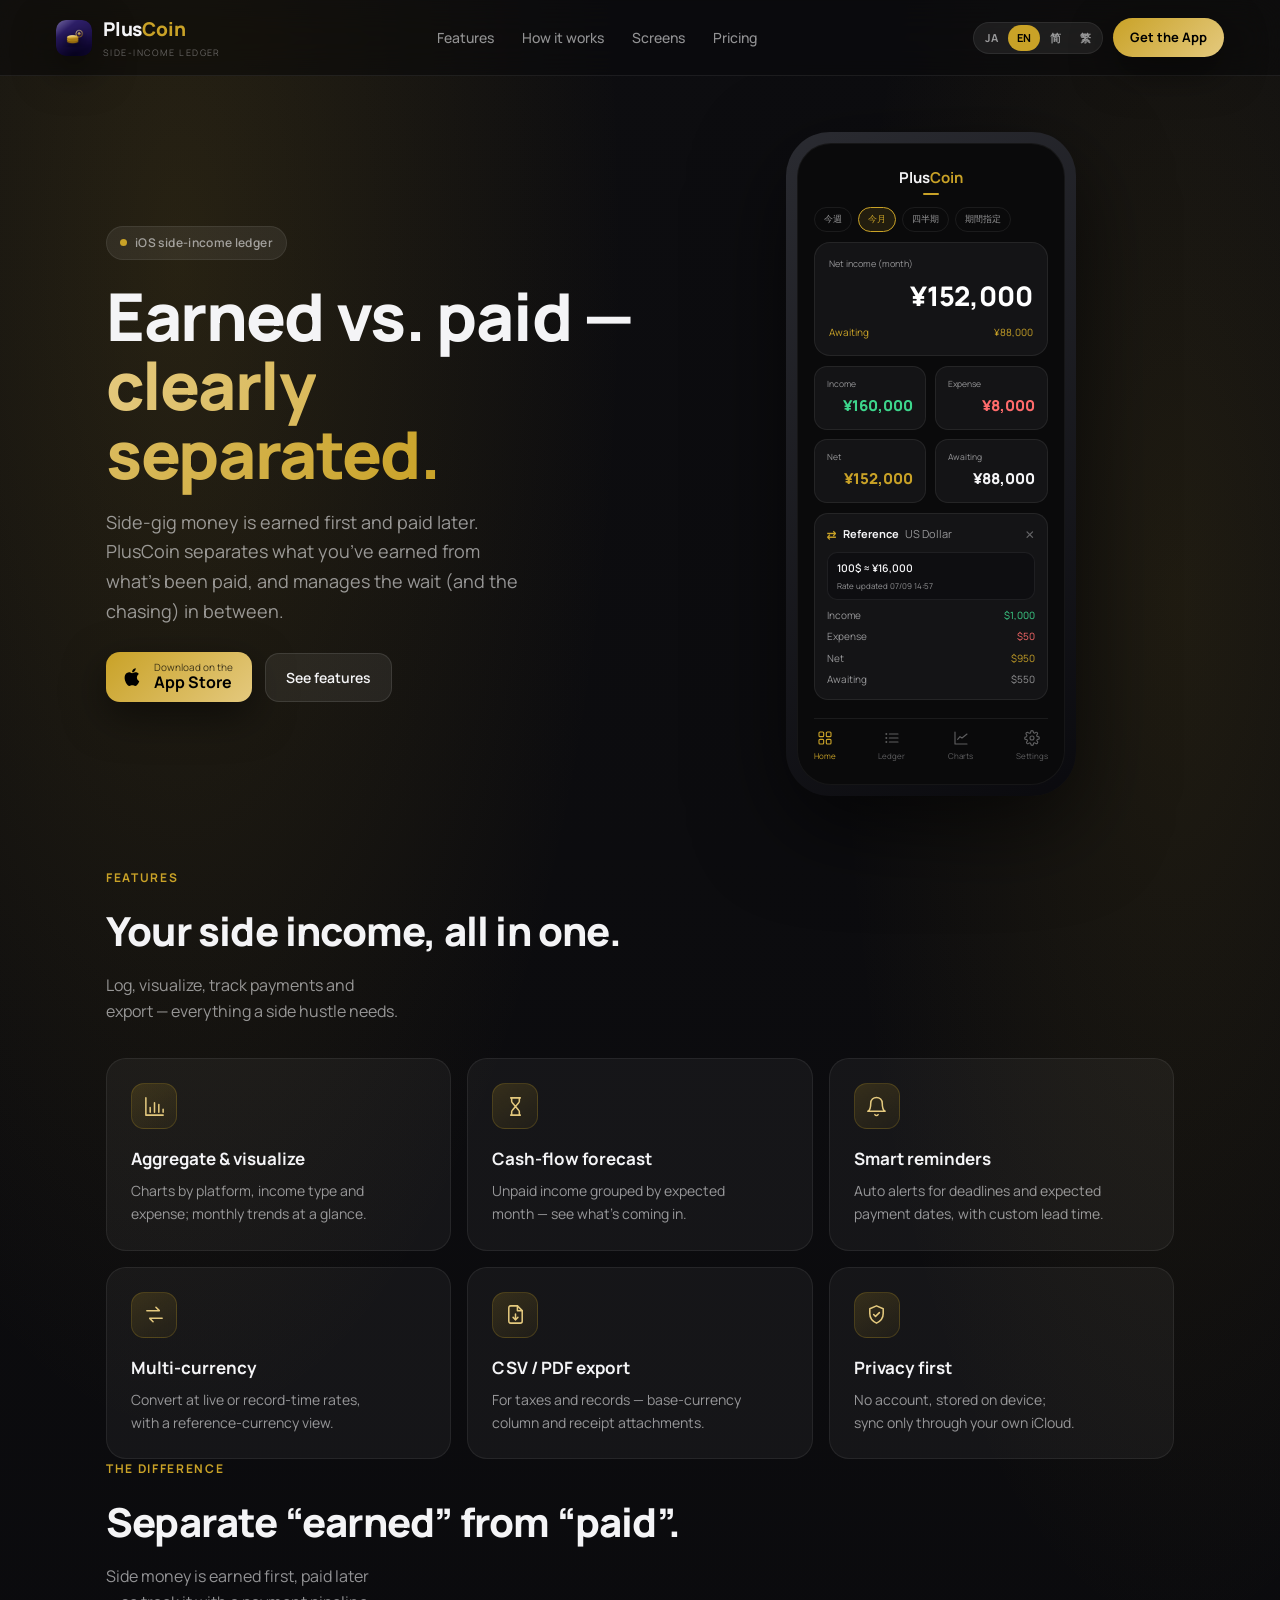
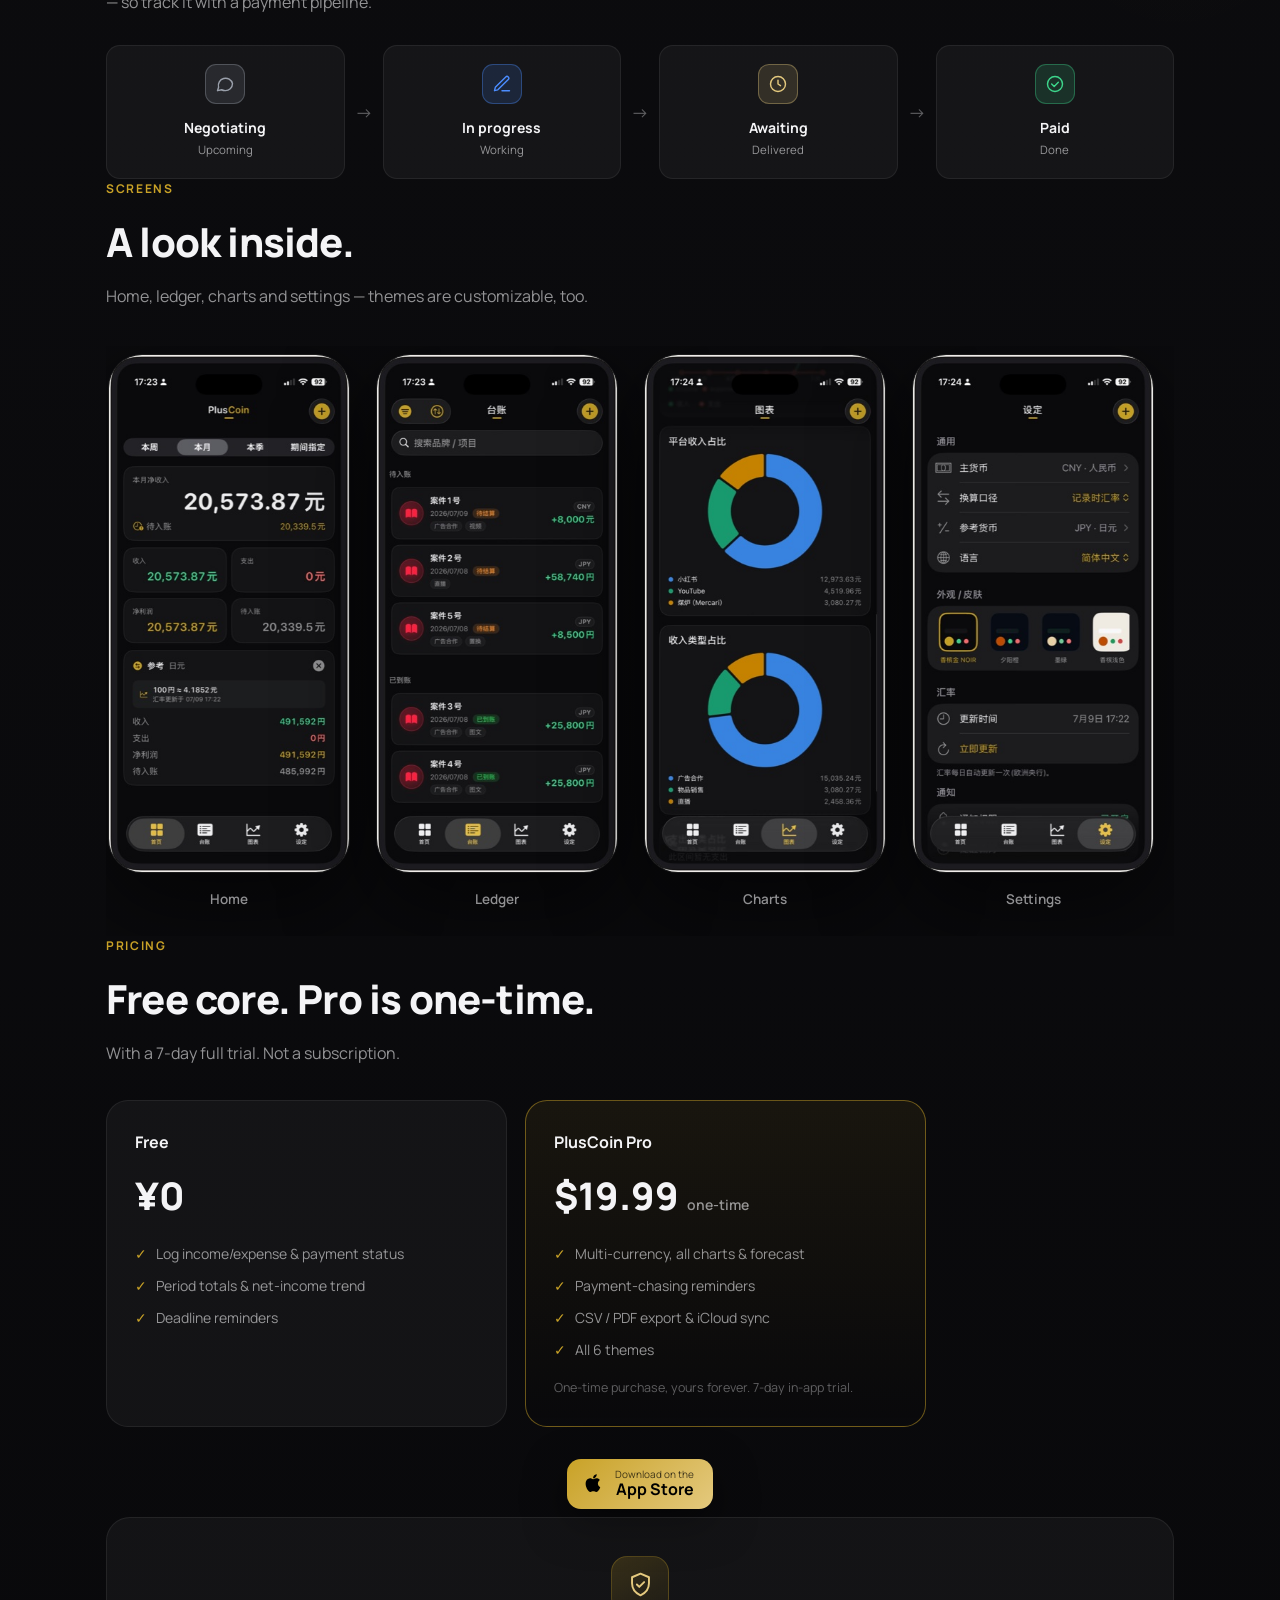
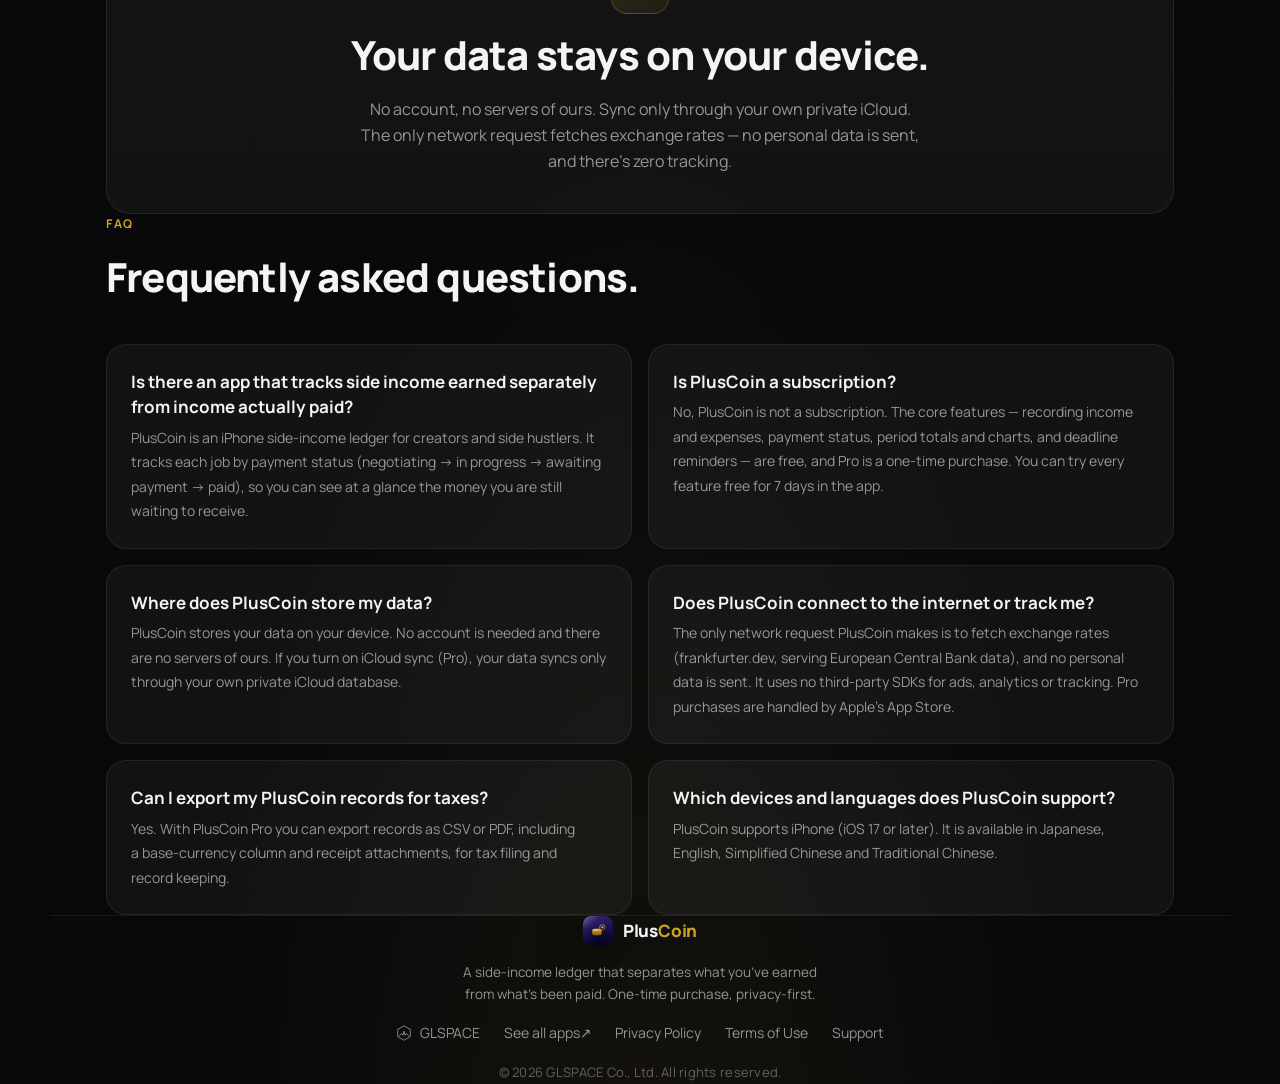
<file: en/index.html>
<!DOCTYPE html>
<!-- 由 build.py 自动生成，请勿直接编辑。
     改文案 → src/i18n.js，改结构 → src/index.html，然后跑 python3 build.py -->

<html lang="en" data-lang="en">
<head>
<meta charset="utf-8">
<meta name="viewport" content="width=device-width, initial-scale=1">
<title>PlusCoin — Side-Income Ledger &amp; Payment Tracker for iOS</title>
<meta name="description" content="A side-income ledger for creators. Track what you have earned separately from what has actually been paid. Payment forecasts, deadline and follow-up reminders, multiple currencies, CSV and PDF export — all on your device.">
<meta name="theme-color" content="#0A0A0B">
<link rel="icon" type="image/png" href="/icon-180.png">
<link rel="apple-touch-icon" href="/icon-180.png">
<meta property="og:type" content="website">
<meta property="og:title" content="PlusCoin — Side-Income Ledger &amp; Payment Tracker for iOS">
<meta property="og:description" content="Track what you earned separately from what was actually paid. Side-income cash flow, handled.">
<meta property="og:image" content="https://pluscoin.glspace.co.jp/icon-512.png">
<meta property="og:image:alt" content="PlusCoin">
<meta property="og:url" content="https://pluscoin.glspace.co.jp/en/">
<meta property="og:site_name" content="PlusCoin">
<meta property="og:locale" content="en_US">
<meta property="og:locale:alternate" content="ja_JP" />
<meta property="og:locale:alternate" content="zh_CN" />
<meta property="og:locale:alternate" content="zh_TW" />
<meta name="twitter:card" content="summary">
<meta name="twitter:title" content="PlusCoin — Side-Income Ledger &amp; Payment Tracker for iOS">
<meta name="twitter:description" content="Track what you earned separately from what was actually paid. Side-income cash flow, handled.">
<meta name="twitter:image" content="https://pluscoin.glspace.co.jp/icon-512.png">
<link rel="canonical" href="https://pluscoin.glspace.co.jp/en/" />
<link rel="alternate" hreflang="ja" href="https://pluscoin.glspace.co.jp/" />
<link rel="alternate" hreflang="en" href="https://pluscoin.glspace.co.jp/en/" />
<link rel="alternate" hreflang="zh-Hans" href="https://pluscoin.glspace.co.jp/zh/" />
<link rel="alternate" hreflang="zh-Hant" href="https://pluscoin.glspace.co.jp/zh-hant/" />
<link rel="alternate" hreflang="x-default" href="https://pluscoin.glspace.co.jp/" />
<script type="application/ld+json">{"@context":"https://schema.org","@graph":[{"@type":"Organization","@id":"https://pluscoin.glspace.co.jp/#org","name":"GLSPACE Co., Ltd.","url":"https://glspace.co.jp/","sameAs":["https://apps.glspace.co.jp/"],"email":"contact@glspace.co.jp"},{"@type":"WebSite","@id":"https://pluscoin.glspace.co.jp/en/#website","url":"https://pluscoin.glspace.co.jp/en/","name":"PlusCoin","inLanguage":"en","publisher":{"@id":"https://pluscoin.glspace.co.jp/#org"}},{"@type":"SoftwareApplication","@id":"https://pluscoin.glspace.co.jp/#app","name":"PlusCoin","sameAs":["https://apps.apple.com/app/id6788990507"],"applicationCategory":"FinanceApplication","operatingSystem":"iOS","description":"A side-income ledger for creators. Track what you have earned separately from what has actually been paid. Payment forecasts, deadline and follow-up reminders, multiple currencies, CSV and PDF export — all on your device.","url":"https://pluscoin.glspace.co.jp/en/","installUrl":"https://apps.apple.com/app/id6788990507","image":"https://pluscoin.glspace.co.jp/icon-512.png","inLanguage":["ja","en","zh-Hans","zh-Hant"],"publisher":{"@id":"https://pluscoin.glspace.co.jp/#org"}},{"@type":"FAQPage","@id":"https://pluscoin.glspace.co.jp/en/#faq","inLanguage":"en","mainEntity":[{"@type":"Question","name":"Is there an app that tracks side income earned separately from income actually paid?","acceptedAnswer":{"@type":"Answer","text":"PlusCoin is an iPhone side-income ledger for creators and side hustlers. It tracks each job by payment status (negotiating → in progress → awaiting payment → paid), so you can see at a glance the money you are still waiting to receive."}},{"@type":"Question","name":"Is PlusCoin a subscription?","acceptedAnswer":{"@type":"Answer","text":"No, PlusCoin is not a subscription. The core features — recording income and expenses, payment status, period totals and charts, and deadline reminders — are free, and Pro is a one-time purchase. You can try every feature free for 7 days in the app."}},{"@type":"Question","name":"Where does PlusCoin store my data?","acceptedAnswer":{"@type":"Answer","text":"PlusCoin stores your data on your device. No account is needed and there are no servers of ours. If you turn on iCloud sync (Pro), your data syncs only through your own private iCloud database."}},{"@type":"Question","name":"Does PlusCoin connect to the internet or track me?","acceptedAnswer":{"@type":"Answer","text":"The only network request PlusCoin makes is to fetch exchange rates (frankfurter.dev, serving European Central Bank data), and no personal data is sent. It uses no third-party SDKs for ads, analytics or tracking. Pro purchases are handled by Apple’s App Store."}},{"@type":"Question","name":"Can I export my PlusCoin records for taxes?","acceptedAnswer":{"@type":"Answer","text":"Yes. With PlusCoin Pro you can export records as CSV or PDF, including a base-currency column and receipt attachments, for tax filing and record keeping."}},{"@type":"Question","name":"Which devices and languages does PlusCoin support?","acceptedAnswer":{"@type":"Answer","text":"PlusCoin supports iPhone (iOS 17 or later). It is available in Japanese, English, Simplified Chinese and Traditional Chinese."}}]}]}</script>
<link rel="preconnect" href="https://fonts.googleapis.com">
<link rel="preconnect" href="https://fonts.gstatic.com" crossorigin>
<link href="https://fonts.googleapis.com/css2?family=Manrope:wght@400;500;600;700;800&display=swap" rel="stylesheet">
<style>
  *{box-sizing:border-box;margin:0;padding:0;-webkit-font-smoothing:antialiased}
  :root{
    --bg:#08080a; --bg2:#0d0d10;
    --text:#F4F4F6; --dim:rgba(244,244,246,.58); --faint:rgba(244,244,246,.36);
    --surface:rgba(255,255,255,.045); --surface2:rgba(255,255,255,.07);
    --border:rgba(255,255,255,.10); --hair:rgba(255,255,255,.07);
    --gold:#C9A227; --gold2:#E4C97E; --ink:#0c0c0d;
    --income:#3DD68C; --expense:#FF6B6B;
    --shadow:0 30px 90px rgba(0,0,0,.6); --shadow-sm:0 14px 40px rgba(0,0,0,.5);
    --fbody:'Noto Sans JP','Hiragino Sans','Manrope',system-ui,sans-serif;
    --fdisp:'Manrope','Noto Sans JP',sans-serif;
  }
  /* 汉字字形三地不同，中文不能回退到上面的日文字体。靠 html[lang] 分流。 */
  html[lang="en"]{--fbody:'Manrope',system-ui,-apple-system,'Segoe UI',sans-serif}
  html[lang="zh-Hans"]{--fbody:'PingFang SC','Noto Sans SC','Manrope','Microsoft YaHei',system-ui,sans-serif}
  html[lang="zh-Hant"]{--fbody:'PingFang TC','Noto Sans TC','Manrope','Microsoft JhengHei',system-ui,sans-serif}
  html{scroll-behavior:smooth;scroll-padding-top:82px}
  body{
    background:
      radial-gradient(58% 46% at 14% 6%, rgba(201,162,39,.14) 0%, transparent 60%),
      radial-gradient(46% 42% at 92% 14%, rgba(201,162,39,.10) 0%, transparent 58%),
      radial-gradient(60% 50% at 50% 108%, rgba(201,162,39,.08) 0%, transparent 60%),
      linear-gradient(180deg,var(--bg2),var(--bg));
    color:var(--text); font-family:var(--fbody); line-height:1.65; min-height:100vh; overflow-x:hidden;
  }
  a{color:inherit;text-decoration:none}
  ::selection{background:var(--gold);color:var(--ink)}
  .wrap{max-width:1180px;margin:0 auto;padding:0 clamp(20px,5vw,56px)}

  /* NAV */
  nav{position:fixed;inset:0 0 auto 0;z-index:50;display:flex;align-items:center;justify-content:space-between;
    padding:14px clamp(20px,5vw,56px);background:rgba(10,10,12,.62);backdrop-filter:blur(18px) saturate(1.5);
    -webkit-backdrop-filter:blur(18px) saturate(1.5);border-bottom:1px solid var(--hair)}
  .logo{display:flex;align-items:center;gap:11px}
  .appicon{width:36px;height:36px;border-radius:10px;display:block;box-shadow:var(--shadow-sm)}
  .logo b{font-family:var(--fdisp);font-weight:800;font-size:19px;letter-spacing:-.01em}
  .logo b i{color:var(--gold);font-style:normal}
  .logo small{display:block;font-size:9px;letter-spacing:.16em;text-transform:uppercase;color:var(--faint);margin-top:1px}
  .navlinks{display:flex;gap:28px;font-size:14px;font-weight:500;color:var(--dim)}
  .navlinks a:hover{color:var(--text)}
  .navright{display:flex;align-items:center;gap:10px}
  /* 非日语访客在根页面看到的语言提示条 */
  .langbar{display:block;background:var(--gold);color:#000;font-size:13.5px;font-weight:700;
    text-align:center;padding:9px 16px;letter-spacing:.02em;text-decoration:none}
  .langbar:hover{filter:brightness(1.08)}
  .langtoggle{display:flex;gap:1px;padding:2px;background:var(--surface2);border:1px solid var(--hair);border-radius:999px}
  .langtoggle a{text-decoration:none;display:inline-block;text-align:center;border:0;cursor:pointer;background:transparent;color:var(--dim);font:inherit;font-size:11px;font-weight:700;
    padding:4px 9px;border-radius:999px;transition:.2s}
  .langtoggle a.on{background:var(--gold);color:#000}
  .cta{white-space:nowrap;font-size:13px;font-weight:700;color:#000;background:linear-gradient(135deg,var(--gold),var(--gold2));
    padding:9px 17px;border-radius:999px;box-shadow:var(--shadow-sm);transition:transform .2s}
  .cta:hover{transform:translateY(-1px)}
  .cta-mini{display:none;align-items:center;justify-content:center;width:36px;height:36px;flex:0 0 auto;
    border-radius:999px;background:linear-gradient(135deg,var(--gold),var(--gold2));color:#000;box-shadow:var(--shadow-sm);transition:transform .2s}
  .cta-mini:hover{transform:translateY(-1px)}
  .cta-mini svg{width:18px;height:18px;fill:currentColor;margin-top:-1px}

  /* HERO */
  header{position:relative;max-width:1180px;margin:0 auto;padding:132px clamp(20px,5vw,56px) 72px;
    display:grid;grid-template-columns:1.05fr .95fr;gap:44px;align-items:center}
  .eyebrow{display:inline-flex;align-items:center;gap:8px;padding:6px 13px;background:var(--surface2);border:1px solid var(--hair);
    border-radius:999px;font-size:12px;font-weight:600;letter-spacing:.03em;color:var(--dim)}
  .eyebrow i{width:7px;height:7px;border-radius:50%;background:var(--gold)}
  h1{font-family:var(--fdisp);font-weight:800;font-size:clamp(32px,6vw,66px);line-height:1.05;letter-spacing:-.02em;margin:22px 0 18px;text-wrap:balance}
  h1 .g{background:linear-gradient(110deg,var(--gold2),var(--gold));-webkit-background-clip:text;background-clip:text;color:transparent}
  .lead{font-size:clamp(15px,1.5vw,18px);color:var(--dim);max-width:38ch}
  .herobtns{display:flex;align-items:center;gap:13px;flex-wrap:wrap;margin-top:26px}
  .appstore{display:inline-flex;align-items:center;gap:11px;background:linear-gradient(135deg,var(--gold),var(--gold2));color:#000;padding:10px 19px 10px 16px;border-radius:14px;box-shadow:var(--shadow-sm);transition:transform .2s}
  .appstore:hover{transform:translateY(-1px)}
  .appstore small{display:block;font-size:10px;opacity:.7;line-height:1.1}
  .appstore b{display:block;font-size:16px;font-weight:700;font-family:var(--fdisp);line-height:1.15}
  .ghost{font-size:14px;font-weight:600;color:var(--text);padding:12px 20px;border:1px solid var(--border);border-radius:14px;background:var(--surface2)}
  .ghost:hover{border-color:var(--gold)}

  /* PHONE MOCKUP */
  .phone{justify-self:center;width:290px;aspect-ratio:9/20.6;border-radius:44px;padding:11px;
    background:linear-gradient(150deg,#2a2b31,#0a0a0e);box-shadow:var(--shadow);animation:floaty 7s ease-in-out infinite}
  @keyframes floaty{0%,100%{transform:translateY(0)}50%{transform:translateY(-14px)}}
  .screen{width:100%;height:100%;border-radius:34px;background:#0A0A0B;overflow:hidden;padding:22px 16px;display:flex;flex-direction:column;gap:10px;border:1px solid rgba(255,255,255,.05)}
  .sc-title{text-align:center;font-family:var(--fdisp);font-weight:700;font-size:15px}
  .sc-title i{color:var(--gold);font-style:normal}
  .sc-under{width:16px;height:2.5px;background:var(--gold);border-radius:2px;margin:2px auto 0}
  .sc-hero{background:#141416;border:1px solid var(--hair);border-radius:16px;padding:14px}
  .sc-hero .lbl{font-size:9px;color:var(--dim)}
  .sc-hero .big{font-family:var(--fdisp);font-weight:800;font-size:27px;text-align:right;color:#fff;margin-top:2px}
  .sc-hero .rcv{display:flex;justify-content:space-between;font-size:10px;color:var(--gold);margin-top:6px}
  .sc-grid{display:grid;grid-template-columns:1fr 1fr;gap:9px}
  .sc-cell{background:#141416;border:1px solid var(--hair);border-radius:13px;padding:10px 12px}
  .sc-cell .lbl{font-size:8.5px;color:var(--dim)}
  .sc-cell .v{font-family:var(--fdisp);font-weight:800;font-size:15px;text-align:right;margin-top:3px}
  .g-in{color:var(--income)} .g-ex{color:var(--expense)} .g-gd{color:var(--gold)}
  .sc-chips{display:flex;gap:6px;flex-wrap:wrap;margin-top:2px}
  .chip{font-size:9px;padding:4px 9px;border-radius:999px;border:1px solid var(--hair);color:var(--dim)}
  .chip.on{border-color:var(--gold);color:var(--gold);background:rgba(201,162,39,.12)}
  .sc-ref{background:#141416;border:1px solid var(--hair);border-radius:14px;padding:11px 12px}
  .sc-ref .rhead{display:flex;align-items:center;gap:6px;font-size:11px}
  .sc-ref .rswap{color:var(--gold);font-size:12px;font-weight:700}
  .sc-ref .rhead b{font-weight:700;color:var(--text)}
  .sc-ref .rcur{color:var(--dim)}
  .sc-ref .rx{margin-left:auto;color:var(--faint);font-size:12px}
  .sc-ref .rpill{display:flex;flex-direction:column;background:#0e0e11;border:1px solid var(--hair);border-radius:10px;padding:7px 9px;margin:8px 0 7px}
  .sc-ref .rpill b{font-size:10.5px;color:var(--text);font-weight:600}
  .sc-ref .rpill small{color:var(--dim);font-size:8px;margin-top:1px}
  .sc-ref .rrow{display:flex;justify-content:space-between;font-size:10px;color:var(--dim);margin-top:5px}
  .sc-nav{display:flex;justify-content:space-between;margin-top:auto;padding-top:11px;border-top:1px solid var(--hair)}
  .sc-nav .nav-i{display:flex;flex-direction:column;align-items:center;gap:3px;font-size:8px;color:var(--faint)}
  .sc-nav .nav-i svg{width:16px;height:16px;fill:none;stroke:currentColor;stroke-width:1.7;stroke-linecap:round;stroke-linejoin:round}
  .sc-nav .nav-i.on{color:var(--gold)}

  /* SECTIONS */
  section{padding:64px 0;position:relative}
  .kicker{font-size:12px;font-weight:700;letter-spacing:.14em;text-transform:uppercase;color:var(--gold)}
  h2{font-family:var(--fdisp);font-weight:800;font-size:clamp(26px,3.6vw,40px);letter-spacing:-.02em;margin:10px 0 8px;text-wrap:balance}
  .lead{text-wrap:pretty}
  /* 短い説明文は balance で行長を均等化し、末尾に「钱。」のような1字孤立を防ぐ */
  .sub,.card p,.foot-tag{text-wrap:balance}
  .nw{white-space:nowrap}
  /* keep-all は使わない:Safari は 」等で改行しないため、長い見出し
     (例:「稼いだ」と「入金された」を分ける。)が折り返せず右にはみ出す。
     text-wrap:balance に任せて均等 2 行に折り返す(はみ出しは原理上起きない)。 */
  .sub{color:var(--dim);max-width:52ch}
  .features{display:grid;grid-template-columns:repeat(3,1fr);gap:16px;margin-top:34px}
  .card{background:var(--surface);border:1px solid var(--hair);border-radius:20px;padding:24px;transition:transform .25s,border-color .25s}
  .card:hover{transform:translateY(-4px);border-color:rgba(201,162,39,.4)}
  .card .ic{width:46px;height:46px;border-radius:13px;background:linear-gradient(150deg,rgba(201,162,39,.18),rgba(201,162,39,.06));border:1px solid rgba(201,162,39,.22);display:flex;align-items:center;justify-content:center;margin-bottom:16px}
  .card .ic svg{width:23px;height:23px;fill:none;stroke:var(--gold2);stroke-width:1.6;stroke-linecap:round;stroke-linejoin:round}
  .card:hover .ic{border-color:rgba(201,162,39,.5)}
  .card h3{font-family:var(--fdisp);font-weight:700;font-size:17px;margin-bottom:6px}
  .card p{font-size:14px;color:var(--dim)}

  /* PIPELINE */
  .pipe{display:flex;align-items:center;gap:10px;flex-wrap:wrap;margin-top:30px}
  .pstep{flex:1;min-width:120px;background:var(--surface);border:1px solid var(--hair);border-radius:14px;padding:18px 16px;text-align:center}
  .pstep .pic{width:40px;height:40px;margin:0 auto 12px;border-radius:11px;display:flex;align-items:center;justify-content:center;
    background:color-mix(in srgb, var(--c) 15%, transparent);border:1px solid color-mix(in srgb, var(--c) 35%, transparent)}
  .pstep .pic svg{width:20px;height:20px;fill:none;stroke:var(--c);stroke-width:1.7;stroke-linecap:round;stroke-linejoin:round}
  .pstep .t{font-weight:700;font-size:14px}
  .pstep .d{font-size:11.5px;color:var(--dim);margin-top:2px}
  .parrow{color:var(--faint);font-size:18px}
  @media(max-width:760px){.parrow{display:none}}

  /* GALLERY */
  .gallery{display:flex;gap:26px;overflow-x:auto;scroll-snap-type:x mandatory;margin-top:36px;
    padding:8px 2px 26px;scrollbar-width:none;-webkit-overflow-scrolling:touch}
  .gallery::-webkit-scrollbar{display:none}
  .shot{scroll-snap-align:center;flex:0 0 auto;width:clamp(208px,60vw,242px);text-align:center}
  .shot img{width:100%;height:auto;display:block;border-radius:34px;background:#0A0A0B;
    border:1px solid var(--hair);box-shadow:var(--shadow);transition:transform .28s ease}
  .shot:hover img{transform:translateY(-7px)}
  .shot .cap{margin-top:15px;font-size:13.5px;font-weight:600;color:var(--dim)}
  @media(max-width:620px){.gallery{gap:18px}}

  /* PRICING */
  .price{display:grid;grid-template-columns:1fr 1fr;gap:18px;margin-top:34px;max-width:820px}
  .plan{background:var(--surface);border:1px solid var(--hair);border-radius:22px;padding:28px}
  .plan.pro{border-color:rgba(201,162,39,.5);background:linear-gradient(180deg,rgba(201,162,39,.08),transparent)}
  .plan .name{font-weight:700;font-size:16px}
  .plan .amt{font-family:var(--fdisp);font-weight:800;font-size:38px;margin:8px 0 2px}
  .plan .amt small{font-size:14px;color:var(--dim);font-weight:600}
  .plan ul{list-style:none;margin-top:16px;display:flex;flex-direction:column;gap:9px}
  .plan li{font-size:14px;color:var(--dim);display:flex;gap:9px}
  .plan li::before{content:"✓";color:var(--gold);font-weight:800}
  .pnote{font-size:12.5px;color:var(--faint);margin-top:16px}

  /* FAQ（FAQPage JSON-LD と同じ辞書キーから生成） */
  .faq{display:grid;grid-template-columns:repeat(2,minmax(0,1fr));gap:16px;margin-top:34px}
  .faq .card h3{line-height:1.5}
  .faq .card h3,.faq .card p{overflow-wrap:anywhere}
  .faq .card p{line-height:1.75;text-wrap:pretty}
  @media(max-width:760px){.faq{grid-template-columns:minmax(0,1fr)}}
  /* PRIVACY strip */
  .privacy{background:var(--surface);border:1px solid var(--hair);border-radius:24px;padding:38px clamp(24px,4vw,48px);text-align:center;margin-top:8px}
  .privacy .ic{width:58px;height:58px;margin:0 auto;border-radius:16px;display:flex;align-items:center;justify-content:center;
    background:linear-gradient(150deg,rgba(201,162,39,.2),rgba(201,162,39,.06));border:1px solid rgba(201,162,39,.28)}
  .privacy .ic svg{width:29px;height:29px;fill:none;stroke:var(--gold2);stroke-width:1.6;stroke-linecap:round;stroke-linejoin:round}
  .privacy h2{margin-top:8px}
  .privacy p{color:var(--dim);max-width:56ch;margin:8px auto 0}

  /* FOOTER */
  footer{border-top:1px solid var(--hair);margin-top:40px;padding:52px 0 58px}
  .foot{display:flex;flex-direction:column;align-items:center;text-align:center;gap:16px}
  .foot-brand{display:flex;align-items:center;gap:10px}
  .foot-brand .appicon{width:30px;height:30px;border-radius:8px}
  .foot-brand b{font-family:var(--fdisp);font-weight:800;font-size:17px;letter-spacing:-.01em}
  .foot-brand b i{color:var(--gold);font-style:normal}
  .foot-tag{color:var(--dim);font-size:13.5px;max-width:460px;line-height:1.6}
  .foot .links{display:flex;justify-content:center;gap:14px 24px;flex-wrap:wrap}
  .foot .links a{color:var(--dim);font-size:14px;transition:.2s}
  .foot .links a:hover{color:var(--gold)}
  .foot-home{display:inline-flex;align-items:center;gap:8px;transition:transform .2s ease}
  .foot-home .gl-mark{width:16px;height:16px;flex:0 0 auto}
  .foot-home:hover{transform:translateX(-3px)}
  .foot-copy{color:var(--faint);font-size:13px;letter-spacing:.02em;margin-top:2px}

  /* reveal */
  [data-reveal]{opacity:0;transform:translateY(22px);transition:opacity .7s cubic-bezier(.2,.7,.2,1),transform .7s cubic-bezier(.2,.7,.2,1)}
  [data-reveal].in{opacity:1;transform:none}

  @media(max-width:940px){
    header{grid-template-columns:1fr;text-align:center;gap:40px;padding-top:118px}
    .eyebrow,.lead{margin-left:auto;margin-right:auto}
    .herobtns{justify-content:center}
    .phone{order:-1}
    .features{grid-template-columns:1fr 1fr}
    .navlinks{display:none}
  }
  @media(max-width:620px){
    .features{grid-template-columns:1fr}
    .price{grid-template-columns:1fr;max-width:420px}
    .foot{flex-direction:column;text-align:center}
    .cta{display:none}
    .cta-mini{display:inline-flex}
    .langtoggle a{padding:4px 7px}
  }
  @media(prefers-reduced-motion:reduce){*{animation:none!important}[data-reveal]{opacity:1!important;transform:none!important}}
</style>
</head>
<body>

<!-- NAV -->
<nav>
  <a class="logo" href="#top">
    <img class="appicon" src="/icon-180.png" alt="PlusCoin" width="36" height="36">
    <span><b>Plus<i>Coin</i></b><small data-i18n="brand.sub">Side-income ledger</small></span>
  </a>
  <div class="navlinks">
    <a href="#features" data-i18n="nav.features">Features</a>
    <a href="#flow" data-i18n="nav.flow">How it works</a>
    <a href="#screens" data-i18n="nav.screens">Screens</a>
    <a href="#pricing" data-i18n="nav.pricing">Pricing</a>
  </div>
  <div class="navright">
    <div class="langtoggle">
      <a class="" data-lang="ja" href="/" hreflang="ja">JA</a>
      <a class="on" data-lang="en" href="/en/" hreflang="en">EN</a>
      <a class="" data-lang="zh-Hans" href="/zh/" hreflang="zh-Hans">简</a>
      <a class="" data-lang="zh-Hant" href="/zh-hant/" hreflang="zh-Hant">繁</a>
    </div>
    <a class="cta" href="https://apps.apple.com/app/id6788990507" target="_blank" rel="noopener" data-i18n="nav.cta">Get the App</a>
    <a class="cta-mini" href="https://apps.apple.com/app/id6788990507" target="_blank" rel="noopener" aria-label="App Store">
      <svg viewBox="0 0 24 24"><path d="M17.05 12.04c-.03-2.6 2.12-3.85 2.22-3.91-1.21-1.77-3.1-2.01-3.77-2.04-1.6-.16-3.13.94-3.94.94-.81 0-2.07-.92-3.4-.9-1.75.03-3.36 1.02-4.26 2.58-1.82 3.16-.47 7.83 1.3 10.4.86 1.25 1.89 2.66 3.24 2.61 1.3-.05 1.79-.84 3.36-.84 1.57 0 2.01.84 3.38.81 1.4-.02 2.28-1.27 3.13-2.53.99-1.45 1.4-2.86 1.42-2.93-.03-.01-2.72-1.04-2.75-4.13zM14.6 4.59c.71-.86 1.19-2.06 1.06-3.25-1.02.04-2.26.68-2.99 1.54-.66.76-1.23 1.98-1.08 3.15 1.14.09 2.3-.58 3.01-1.44z"/></svg>
    </a>
  </div>
</nav>

<!-- HERO -->
<header id="top">
  <div>
    <span class="eyebrow" data-reveal><i></i><span data-i18n="hero.eyebrow">iOS side-income ledger</span></span>
    <h1 data-reveal>
      <span data-i18n="hero.t1">Earned vs. paid —</span><br>
      <span class="g" data-i18n="hero.t2">clearly separated.</span>
    </h1>
    <p class="lead" data-reveal data-i18n="hero.sub">Side-gig money is earned first and paid later. PlusCoin separates what you’ve earned from what’s been paid, and manages the wait (and the chasing) in between.</p>
    <div class="herobtns" data-reveal>
      <a class="appstore" href="https://apps.apple.com/app/id6788990507" target="_blank" rel="noopener" data-appstore>
        <svg width="21" height="21" viewBox="0 0 24 24" fill="#000"><path d="M17.05 12.04c-.03-2.6 2.12-3.85 2.22-3.91-1.21-1.77-3.1-2.01-3.77-2.04-1.6-.16-3.13.94-3.94.94-.81 0-2.07-.92-3.4-.9-1.75.03-3.36 1.02-4.26 2.58-1.82 3.16-.47 7.83 1.3 10.4.86 1.25 1.89 2.66 3.24 2.61 1.3-.05 1.79-.84 3.36-.84 1.57 0 2.01.84 3.38.81 1.4-.02 2.28-1.27 3.13-2.53.99-1.45 1.4-2.86 1.42-2.93-.03-.01-2.72-1.04-2.75-4.13zM14.6 4.59c.71-.86 1.19-2.06 1.06-3.25-1.02.04-2.26.68-2.99 1.54-.66.76-1.23 1.98-1.08 3.15 1.14.09 2.3-.58 3.01-1.44z"/></svg>
        <span><small data-i18n="hero.badgeTop">Download on the</small><b data-i18n="hero.badgeBig">App Store</b></span>
      </a>
      <a class="ghost" href="#features" data-i18n="hero.cta2">See features</a>
    </div>
  </div>

  <!-- phone mockup: home screen -->
  <div class="phone" data-reveal>
    <div class="screen">
      <div>
        <div class="sc-title">Plus<i>Coin</i></div><div class="sc-under"></div>
      </div>
      <div class="sc-chips">
        <span class="chip">今週</span><span class="chip on">今月</span><span class="chip">四半期</span><span class="chip">期間指定</span>
      </div>
      <div class="sc-hero">
        <div class="lbl" data-i18n="mock.net">Net income (month)</div>
        <div class="big">¥152,000</div>
        <div class="rcv"><span data-i18n="mock.await">Awaiting</span><span>¥88,000</span></div>
      </div>
      <div class="sc-grid">
        <div class="sc-cell"><div class="lbl" data-i18n="mock.income">Income</div><div class="v g-in">¥160,000</div></div>
        <div class="sc-cell"><div class="lbl" data-i18n="mock.expense">Expense</div><div class="v g-ex">¥8,000</div></div>
        <div class="sc-cell"><div class="lbl" data-i18n="mock.net2">Net</div><div class="v g-gd">¥152,000</div></div>
        <div class="sc-cell"><div class="lbl" data-i18n="mock.await">Awaiting</div><div class="v">¥88,000</div></div>
      </div>
      <div class="sc-ref">
        <div class="rhead"><span class="rswap">⇄</span><b data-i18n="mock.ref">Reference</b><span class="rcur" data-i18n="mock.refCur">US Dollar</span><span class="rx">✕</span></div>
        <div class="rpill"><b>100$ ≈ ¥16,000</b><small><span data-i18n="mock.rateUpd">Rate updated</span> 07/09 14:57</small></div>
        <div class="rrow"><span data-i18n="mock.income">Income</span><span class="g-in">$1,000</span></div>
        <div class="rrow"><span data-i18n="mock.expense">Expense</span><span class="g-ex">$50</span></div>
        <div class="rrow"><span data-i18n="mock.net2">Net</span><span class="g-gd">$950</span></div>
        <div class="rrow"><span data-i18n="mock.await">Awaiting</span><span>$550</span></div>
      </div>
      <div class="sc-nav">
        <div class="nav-i on"><svg viewBox="0 0 24 24"><rect x="3" y="3" width="7" height="7" rx="1.5"/><rect x="14" y="3" width="7" height="7" rx="1.5"/><rect x="3" y="14" width="7" height="7" rx="1.5"/><rect x="14" y="14" width="7" height="7" rx="1.5"/></svg><span data-i18n="shots.home">Home</span></div>
        <div class="nav-i"><svg viewBox="0 0 24 24"><line x1="8" y1="6" x2="21" y2="6"/><line x1="8" y1="12" x2="21" y2="12"/><line x1="8" y1="18" x2="21" y2="18"/><circle cx="3.5" cy="6" r=".6"/><circle cx="3.5" cy="12" r=".6"/><circle cx="3.5" cy="18" r=".6"/></svg><span data-i18n="shots.ledger">Ledger</span></div>
        <div class="nav-i"><svg viewBox="0 0 24 24"><path d="M3 3v18h18"/><path d="M7 14l3.5-4 3 2L21 6"/></svg><span data-i18n="shots.charts">Charts</span></div>
        <div class="nav-i"><svg viewBox="0 0 24 24"><circle cx="12" cy="12" r="3"/><path d="M19.4 15a1.6 1.6 0 0 0 .3 1.8l.1.1a2 2 0 1 1-2.8 2.8l-.1-.1a1.6 1.6 0 0 0-2.7 1.1V21a2 2 0 0 1-4 0v-.1a1.6 1.6 0 0 0-2.7-1.1l-.1.1a2 2 0 1 1-2.8-2.8l.1-.1a1.6 1.6 0 0 0-1.1-2.7H3a2 2 0 0 1 0-4h.1A1.6 1.6 0 0 0 4.2 9a1.6 1.6 0 0 0-.3-1.8l-.1-.1a2 2 0 1 1 2.8-2.8l.1.1a1.6 1.6 0 0 0 1.8.3H9a1.6 1.6 0 0 0 1-1.5V3a2 2 0 0 1 4 0v.1a1.6 1.6 0 0 0 2.7 1.1l.1-.1a2 2 0 1 1 2.8 2.8l-.1.1a1.6 1.6 0 0 0-.3 1.8V9a1.6 1.6 0 0 0 1.5 1H21a2 2 0 0 1 0 4h-.1a1.6 1.6 0 0 0-1.5 1z"/></svg><span data-i18n="shots.settings">Settings</span></div>
      </div>
    </div>
  </div>
</header>

<!-- FEATURES -->
<section id="features" class="wrap">
  <div data-reveal>
    <div class="kicker" data-i18n="feat.kicker">FEATURES</div>
    <h2 data-i18n="feat.title">Your side income, all in one.</h2>
    <p class="sub" data-i18n="feat.sub">Log, visualize, track payments and export — everything a side hustle needs.</p>
  </div>
  <div class="features">
    <div class="card" data-reveal><div class="ic"><svg viewBox="0 0 24 24"><path d="M3 3v18h18"/><path d="M7.5 18v-5"/><path d="M12 18V8"/><path d="M16.5 18v-8"/><path d="M21 18v-3"/></svg></div><h3 data-i18n="f1.t">Aggregate &amp; visualize</h3><p data-i18n="f1.d">Charts by platform, income type and expense; monthly trends at a glance.</p></div>
    <div class="card" data-reveal><div class="ic"><svg viewBox="0 0 24 24"><path d="M7 3h10M7 21h10"/><path d="M8 3v3.6a2 2 0 0 0 .7 1.5L12 12l3.3-3.9a2 2 0 0 0 .7-1.5V3"/><path d="M8 21v-3.6a2 2 0 0 1 .7-1.5L12 12l3.3 3.9a2 2 0 0 1 .7 1.5V21"/></svg></div><h3 data-i18n="f2.t">Cash-flow forecast</h3><p data-i18n="f2.d">Unpaid income grouped by expected month — see what’s coming in.</p></div>
    <div class="card" data-reveal><div class="ic"><svg viewBox="0 0 24 24"><path d="M18 8.5a6 6 0 0 0-12 0c0 7-3 8.5-3 8.5h18s-3-1.5-3-8.5"/><path d="M13.7 20.5a2 2 0 0 1-3.4 0"/></svg></div><h3 data-i18n="f3.t">Smart reminders</h3><p data-i18n="f3.d">Auto alerts for deadlines and expected payment dates, with custom lead time.</p></div>
    <div class="card" data-reveal><div class="ic"><svg viewBox="0 0 24 24"><path d="M4 8h13l-3.5-3.5"/><path d="M20 16H7l3.5 3.5"/></svg></div><h3 data-i18n="f4.t">Multi-currency</h3><p data-i18n="f4.d">Convert at live or record-time rates, with a reference-currency view.</p></div>
    <div class="card" data-reveal><div class="ic"><svg viewBox="0 0 24 24"><path d="M14 3H7a2 2 0 0 0-2 2v14a2 2 0 0 0 2 2h10a2 2 0 0 0 2-2V8z"/><path d="M14 3v5h5"/><path d="M12 11.5v6"/><path d="M9.5 15l2.5 2.5 2.5-2.5"/></svg></div><h3 data-i18n="f5.t">CSV / PDF export</h3><p data-i18n="f5.d">For taxes and records — base-currency column and receipt attachments.</p></div>
    <div class="card" data-reveal><div class="ic"><svg viewBox="0 0 24 24"><path d="M12 3l7 3v5c0 5-3.5 8.4-7 10-3.5-1.6-7-5-7-10V6z"/><path d="M9 12l2 2 4-4"/></svg></div><h3 data-i18n="f6.t">Privacy first</h3><p data-i18n="f6.d">No account, stored on device; sync only through your own iCloud.</p></div>
  </div>
</section>

<!-- FLOW / pipeline -->
<section id="flow" class="wrap">
  <div data-reveal>
    <div class="kicker" data-i18n="flow.kicker">THE DIFFERENCE</div>
    <h2 data-i18n="flow.title">Separate “earned” from “paid”.</h2>
    <p class="sub" data-i18n="flow.sub">Side money is earned first, paid later — so track it with a payment pipeline.</p>
  </div>
  <div class="pipe" data-reveal>
    <div class="pstep" style="--c:#9aa0ab"><div class="pic"><svg viewBox="0 0 24 24"><path d="M21 11.5a8.4 8.4 0 0 1-9 8.4 9 9 0 0 1-4-1L3 20l1.3-4A8.4 8.4 0 1 1 21 11.5z"/></svg></div><div class="t" data-i18n="s1.t">Negotiating</div><div class="d" data-i18n="s1.d">Upcoming</div></div>
    <span class="parrow">→</span>
    <div class="pstep" style="--c:#4c8dff"><div class="pic"><svg viewBox="0 0 24 24"><path d="M12 20h9"/><path d="M16.5 3.5a2.1 2.1 0 0 1 3 3L7 19l-4 1 1-4z"/></svg></div><div class="t" data-i18n="s2.t">In progress</div><div class="d" data-i18n="s2.d">Working</div></div>
    <span class="parrow">→</span>
    <div class="pstep" style="--c:var(--gold2)"><div class="pic"><svg viewBox="0 0 24 24"><circle cx="12" cy="12" r="9"/><path d="M12 7.5V12l3 2"/></svg></div><div class="t" data-i18n="s3.t">Awaiting</div><div class="d" data-i18n="s3.d">Delivered</div></div>
    <span class="parrow">→</span>
    <div class="pstep" style="--c:var(--income)"><div class="pic"><svg viewBox="0 0 24 24"><circle cx="12" cy="12" r="9"/><path d="M8 12l3 3 5-5"/></svg></div><div class="t" data-i18n="s4.t">Paid</div><div class="d" data-i18n="s4.d">Done</div></div>
  </div>
</section>

<!-- GALLERY -->
<section id="screens" class="wrap">
  <div data-reveal>
    <div class="kicker" data-i18n="shots.kicker">SCREENS</div>
    <h2 data-i18n="shots.title">A look inside.</h2>
    <p class="sub" data-i18n="shots.sub">Home, ledger, charts and settings — themes are customizable, too.</p>
  </div>
  <div class="gallery" data-reveal>
    <figure class="shot"><img data-shot="home" src="/shots/home.jpg" loading="lazy" alt="PlusCoin home"><figcaption class="cap" data-i18n="shots.home">Home</figcaption></figure>
    <figure class="shot"><img data-shot="ledger" src="/shots/ledger.jpg" loading="lazy" alt="PlusCoin ledger"><figcaption class="cap" data-i18n="shots.ledger">Ledger</figcaption></figure>
    <figure class="shot"><img data-shot="charts" src="/shots/charts.jpg" loading="lazy" alt="PlusCoin charts"><figcaption class="cap" data-i18n="shots.charts">Charts</figcaption></figure>
    <figure class="shot"><img data-shot="settings" src="/shots/settings.jpg" loading="lazy" alt="PlusCoin settings"><figcaption class="cap" data-i18n="shots.settings">Settings</figcaption></figure>
  </div>
</section>

<!-- PRICING -->
<section id="pricing" class="wrap">
  <div data-reveal>
    <div class="kicker" data-i18n="price.kicker">PRICING</div>
    <h2 data-i18n="price.title">Free core. Pro is one-time.</h2>
    <p class="sub" data-i18n="price.sub">With a 7-day full trial. Not a subscription.</p>
  </div>
  <div class="price">
    <div class="plan" data-reveal>
      <div class="name" data-i18n="price.freeName">Free</div>
      <div class="amt">¥0</div>
      <ul>
        <li data-i18n="price.f1">Log income/expense &amp; payment status</li>
        <li data-i18n="price.f2">Period totals &amp; net-income trend</li>
        <li data-i18n="price.f3">Deadline reminders</li>
      </ul>
    </div>
    <div class="plan pro" data-reveal>
      <div class="name">PlusCoin Pro</div>
      <div class="amt">$19.99 <small data-i18n="price.once">one-time</small></div>
      <ul>
        <li data-i18n="price.p1">Multi-currency, all charts &amp; forecast</li>
        <li data-i18n="price.p2">Payment-chasing reminders</li>
        <li data-i18n="price.p3">CSV / PDF export &amp; iCloud sync</li>
        <li data-i18n="price.p4">All 6 themes</li>
      </ul>
      <div class="pnote" data-i18n="price.note">One-time purchase, yours forever. 7-day in-app trial.</div>
    </div>
  </div>
  <div style="text-align:center;margin-top:32px" data-reveal>
    <a class="appstore" href="https://apps.apple.com/app/id6788990507" target="_blank" rel="noopener" data-appstore>
      <svg width="21" height="21" viewBox="0 0 24 24" fill="#000"><path d="M17.05 12.04c-.03-2.6 2.12-3.85 2.22-3.91-1.21-1.77-3.1-2.01-3.77-2.04-1.6-.16-3.13.94-3.94.94-.81 0-2.07-.92-3.4-.9-1.75.03-3.36 1.02-4.26 2.58-1.82 3.16-.47 7.83 1.3 10.4.86 1.25 1.89 2.66 3.24 2.61 1.3-.05 1.79-.84 3.36-.84 1.57 0 2.01.84 3.38.81 1.4-.02 2.28-1.27 3.13-2.53.99-1.45 1.4-2.86 1.42-2.93-.03-.01-2.72-1.04-2.75-4.13zM14.6 4.59c.71-.86 1.19-2.06 1.06-3.25-1.02.04-2.26.68-2.99 1.54-.66.76-1.23 1.98-1.08 3.15 1.14.09 2.3-.58 3.01-1.44z"/></svg>
      <span><small data-i18n="hero.badgeTop">Download on the</small><b data-i18n="hero.badgeBig">App Store</b></span>
    </a>
  </div>
</section>

<!-- PRIVACY -->
<section class="wrap">
  <div class="privacy" data-reveal>
    <div class="ic"><svg viewBox="0 0 24 24"><path d="M12 3l7 3v5c0 5-3.5 8.4-7 10-3.5-1.6-7-5-7-10V6z"/><path d="M9 12l2 2 4-4"/></svg></div>
    <h2 data-i18n="pv.title">Your data stays on your device.</h2>
    <p data-i18n="pv.desc">No account, no servers of ours. Sync only through your own private iCloud. The only network request fetches exchange rates — no personal data is sent, and there’s zero tracking.</p>
  </div>
</section>

<!-- FAQ -->
<section id="faq" class="wrap">
  <div data-reveal>
    <div class="kicker" data-i18n="faq.kicker">FAQ</div>
    <h2 data-i18n="faq.title">Frequently asked questions.</h2>
  </div>
  <div class="faq">
    <div class="card" data-reveal><h3 data-i18n="faq.q1">Is there an app that tracks side income earned separately from income actually paid?</h3><p data-i18n="faq.a1">PlusCoin is an iPhone side-income ledger for creators and side hustlers. It tracks each job by payment status (negotiating → in progress → awaiting payment → paid), so you can see at a glance the money you are still waiting to receive.</p></div>
    <div class="card" data-reveal><h3 data-i18n="faq.q2">Is PlusCoin a subscription?</h3><p data-i18n="faq.a2">No, PlusCoin is not a subscription. The core features — recording income and expenses, payment status, period totals and charts, and deadline reminders — are free, and Pro is a one-time purchase. You can try every feature free for 7 days in the app.</p></div>
    <div class="card" data-reveal><h3 data-i18n="faq.q3">Where does PlusCoin store my data?</h3><p data-i18n="faq.a3">PlusCoin stores your data on your device. No account is needed and there are no servers of ours. If you turn on iCloud sync (Pro), your data syncs only through your own private iCloud database.</p></div>
    <div class="card" data-reveal><h3 data-i18n="faq.q4">Does PlusCoin connect to the internet or track me?</h3><p data-i18n="faq.a4">The only network request PlusCoin makes is to fetch exchange rates (frankfurter.dev, serving European Central Bank data), and no personal data is sent. It uses no third-party SDKs for ads, analytics or tracking. Pro purchases are handled by Apple’s App Store.</p></div>
    <div class="card" data-reveal><h3 data-i18n="faq.q5">Can I export my PlusCoin records for taxes?</h3><p data-i18n="faq.a5">Yes. With PlusCoin Pro you can export records as CSV or PDF, including a base-currency column and receipt attachments, for tax filing and record keeping.</p></div>
    <div class="card" data-reveal><h3 data-i18n="faq.q6">Which devices and languages does PlusCoin support?</h3><p data-i18n="faq.a6">PlusCoin supports iPhone (iOS 17 or later). It is available in Japanese, English, Simplified Chinese and Traditional Chinese.</p></div>
  </div>
</section>

<!-- FOOTER -->
<footer class="wrap" id="support">
  <div class="foot">
    <div class="foot-brand"><img class="appicon" src="/icon-180.png" alt="PlusCoin" width="30" height="30"><b>Plus<i>Coin</i></b></div>
    <span class="foot-tag" data-i18n="footer.tag">A side-income ledger that separates what you’ve earned from what’s been paid. One-time purchase, privacy-first.</span>
    <div class="links">
      <a class="foot-home" href="https://glspace.co.jp/" target="_blank" rel="noopener" aria-label="GLSPACE"><svg class="gl-mark" viewBox="0 0 64 64" fill="none" aria-hidden="true"><polygon points="32,3 57,17.5 57,46.5 32,61 7,46.5 7,17.5" stroke="currentColor" stroke-width="3.4" stroke-linejoin="round"/><polyline points="12,45 22,34 28,41 32,25 36,41 42,34 52,45" stroke="currentColor" stroke-width="3.4" stroke-linecap="round" stroke-linejoin="round"/><circle cx="32" cy="25" r="1.7" fill="var(--gold)"/></svg>GLSPACE</a>
        <a class="foot-apps" href="https://apps.glspace.co.jp/" target="_blank" rel="noopener"><span data-i18n="footer.apps">See all apps</span><span class="ext" aria-hidden="true">↗</span></a>
      <a href="/privacy.html" data-i18n="footer.privacy">Privacy Policy</a>
      <a href="/terms.html" data-i18n="footer.terms">Terms of Use</a>
      <a href="mailto:contact@glspace.co.jp" data-i18n="footer.support">Support</a>
    </div>
    <div class="foot-copy" data-i18n="footer.copy">© 2026 GLSPACE Co., Ltd. All rights reserved.</div>
  </div>
</footer>

<script>
(function(){
  var dd=document.querySelector('.lang-dd'); if(!dd) return;
  var btn=dd.querySelector('.lang-dd-btn');
  var close=function(){dd.setAttribute('data-open','false');btn.setAttribute('aria-expanded','false');};
  btn.addEventListener('click',function(e){e.stopPropagation();
    var o=dd.getAttribute('data-open')==='true';
    dd.setAttribute('data-open',String(!o));btn.setAttribute('aria-expanded',String(!o));});
  document.addEventListener('click',function(e){if(!dd.contains(e.target))close();});
})();
(function(){
  var els=document.querySelectorAll('[data-reveal]');
  if(!('IntersectionObserver' in window)){
    Array.prototype.forEach.call(els,function(e){e.classList.add('in');}); return;
  }
  var io=new IntersectionObserver(function(es){
    es.forEach(function(x){ if(x.isIntersecting){ x.target.classList.add('in'); io.unobserve(x.target); } });
  },{threshold:.14});
  Array.prototype.forEach.call(els,function(e){io.observe(e);});
})();
(function(){
  Array.prototype.forEach.call(document.querySelectorAll('a[data-lang]'),function(a){
    a.addEventListener('click',function(){
      try{localStorage.setItem('pc_lang',a.getAttribute('data-lang'));}catch(e){}
    });
  });
})();
</script>
</body>
</html>
</file>
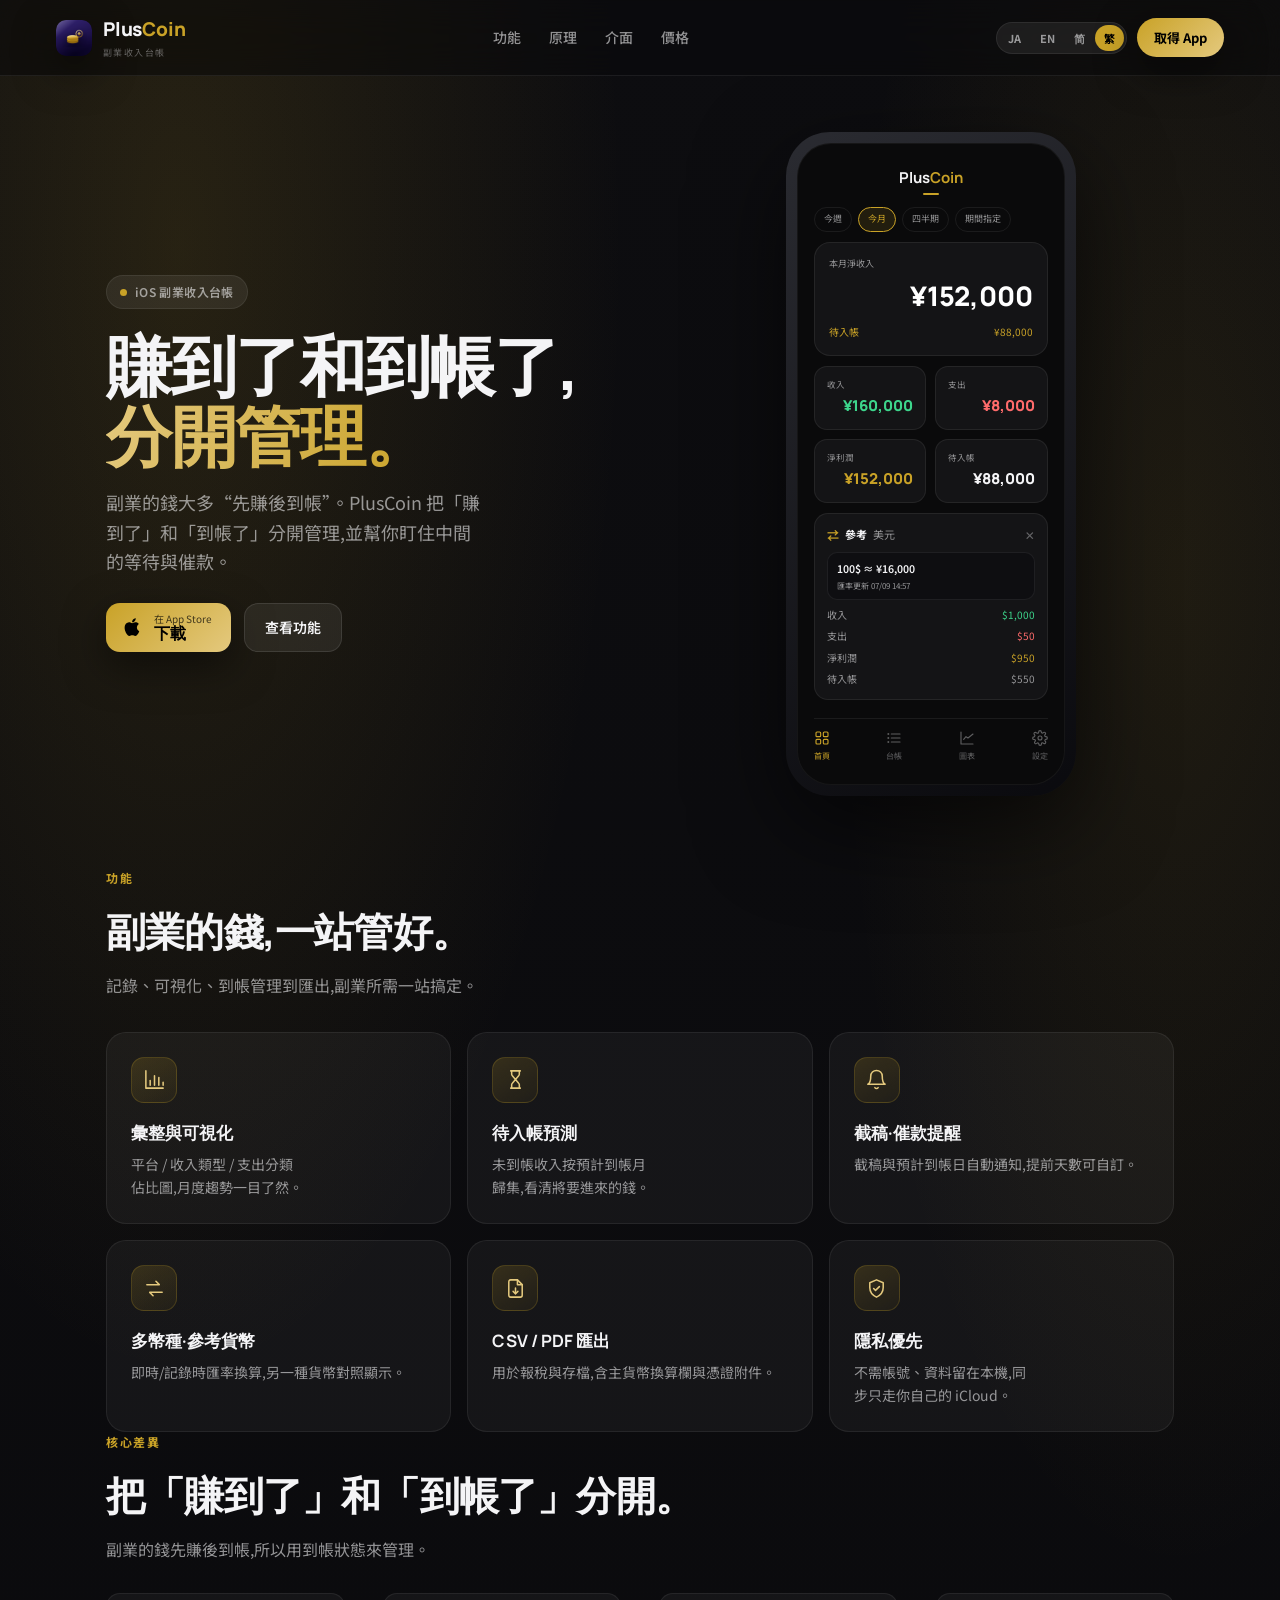
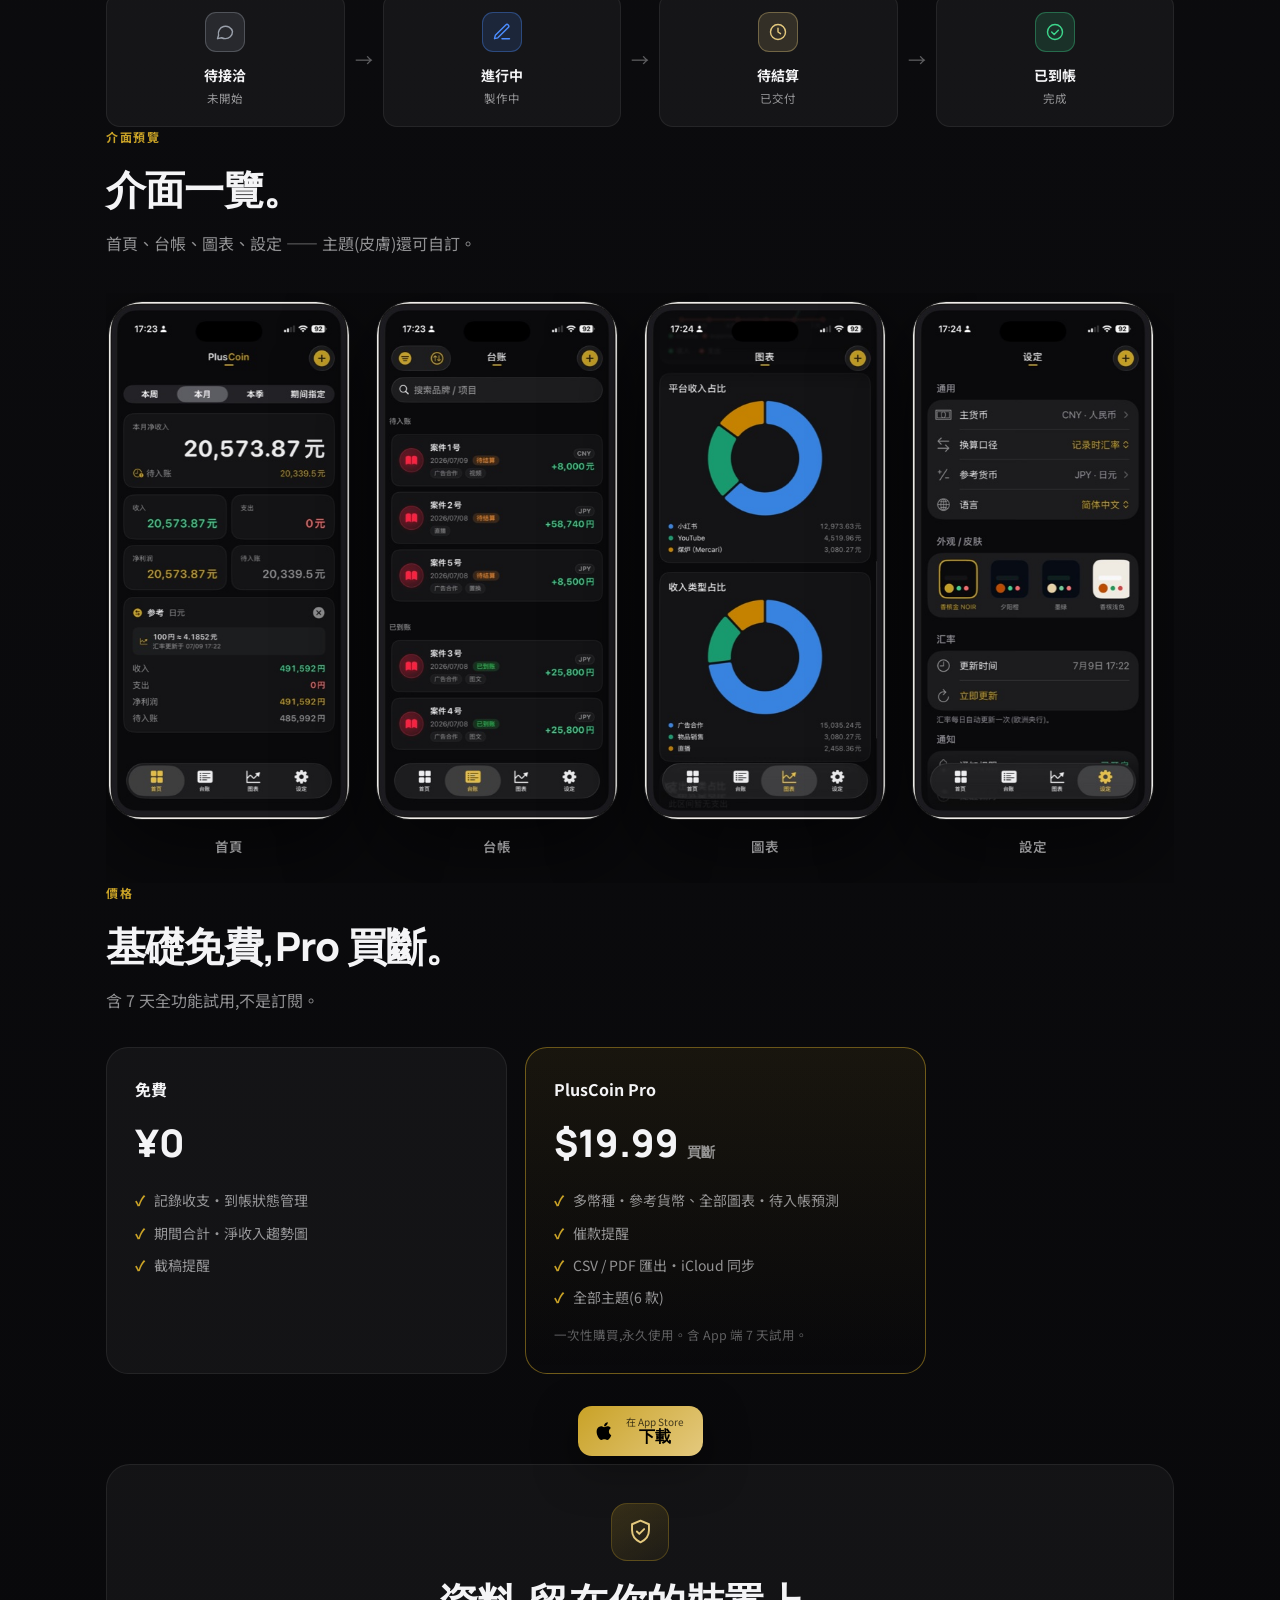
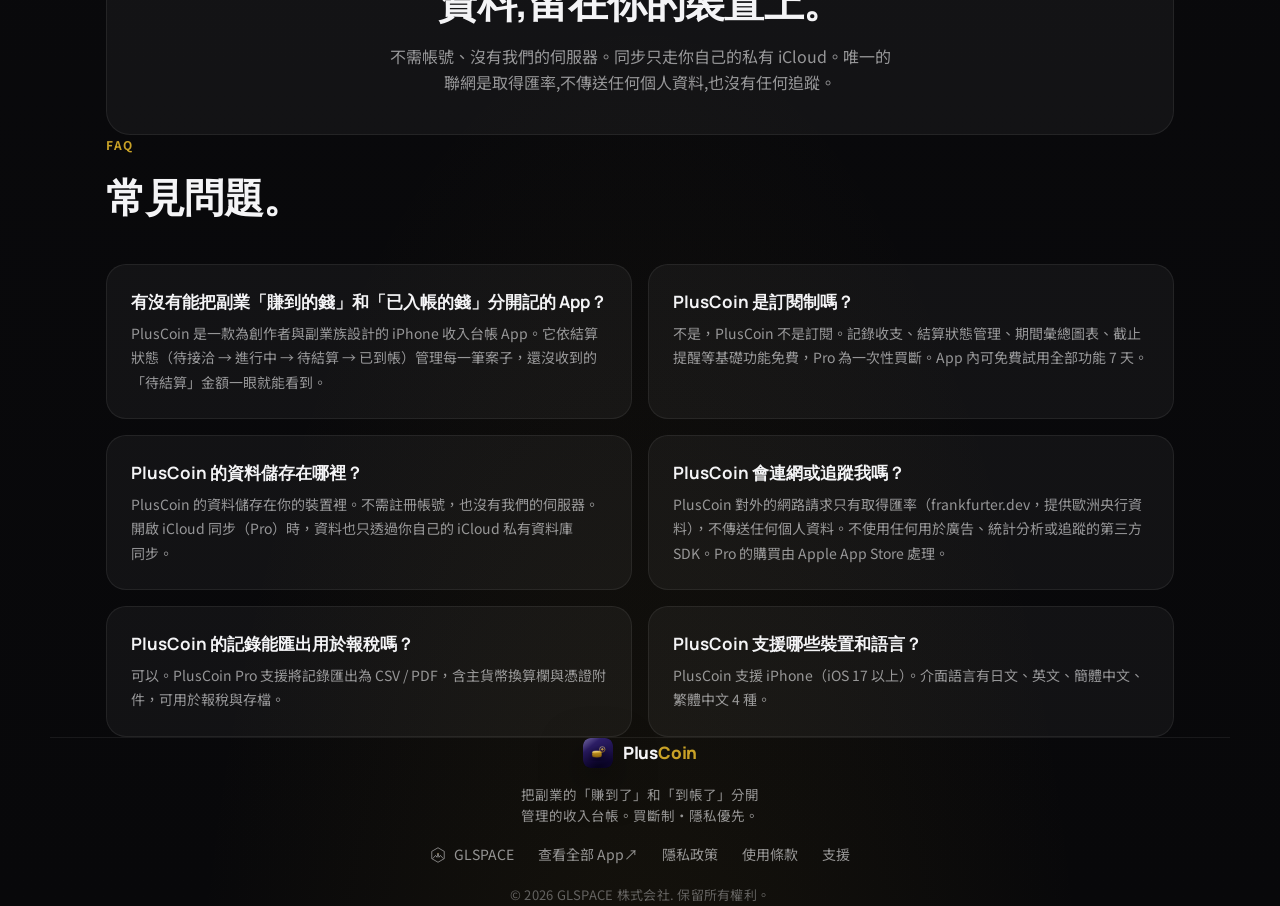
<file: zh-hant/index.html>
<!DOCTYPE html>
<!-- 由 build.py 自动生成，请勿直接编辑。
     改文案 → src/i18n.js，改结构 → src/index.html，然后跑 python3 build.py -->

<html lang="zh-Hant" data-lang="zh-Hant">
<head>
<meta charset="utf-8">
<meta name="viewport" content="width=device-width, initial-scale=1">
<title>PlusCoin — 副業收入台帳 / 到帳管理</title>
<meta name="description" content="為創作者打造的副業收入台帳。把「賺到了」和「到帳了」分開管理。到帳預測、截稿與催款提醒、多幣種、CSV/PDF 匯出，全部在裝置內完成。">
<meta name="theme-color" content="#0A0A0B">
<link rel="icon" type="image/png" href="/icon-180.png">
<link rel="apple-touch-icon" href="/icon-180.png">
<meta property="og:type" content="website">
<meta property="og:title" content="PlusCoin — 副業收入台帳 / 到帳管理">
<meta property="og:description" content="把「賺到了」和「到帳了」分開管理，副業現金流看得清。">
<meta property="og:image" content="https://pluscoin.glspace.co.jp/icon-512.png">
<meta property="og:image:alt" content="PlusCoin">
<meta property="og:url" content="https://pluscoin.glspace.co.jp/zh-hant/">
<meta property="og:site_name" content="PlusCoin">
<meta property="og:locale" content="zh_TW">
<meta property="og:locale:alternate" content="ja_JP" />
<meta property="og:locale:alternate" content="en_US" />
<meta property="og:locale:alternate" content="zh_CN" />
<meta name="twitter:card" content="summary">
<meta name="twitter:title" content="PlusCoin — 副業收入台帳 / 到帳管理">
<meta name="twitter:description" content="把「賺到了」和「到帳了」分開管理，副業現金流看得清。">
<meta name="twitter:image" content="https://pluscoin.glspace.co.jp/icon-512.png">
<link rel="canonical" href="https://pluscoin.glspace.co.jp/zh-hant/" />
<link rel="alternate" hreflang="ja" href="https://pluscoin.glspace.co.jp/" />
<link rel="alternate" hreflang="en" href="https://pluscoin.glspace.co.jp/en/" />
<link rel="alternate" hreflang="zh-Hans" href="https://pluscoin.glspace.co.jp/zh/" />
<link rel="alternate" hreflang="zh-Hant" href="https://pluscoin.glspace.co.jp/zh-hant/" />
<link rel="alternate" hreflang="x-default" href="https://pluscoin.glspace.co.jp/" />
<script type="application/ld+json">{"@context":"https://schema.org","@graph":[{"@type":"Organization","@id":"https://pluscoin.glspace.co.jp/#org","name":"GLSPACE Co., Ltd.","url":"https://glspace.co.jp/","sameAs":["https://apps.glspace.co.jp/"],"email":"contact@glspace.co.jp"},{"@type":"WebSite","@id":"https://pluscoin.glspace.co.jp/zh-hant/#website","url":"https://pluscoin.glspace.co.jp/zh-hant/","name":"PlusCoin","inLanguage":"zh-Hant","publisher":{"@id":"https://pluscoin.glspace.co.jp/#org"}},{"@type":"SoftwareApplication","@id":"https://pluscoin.glspace.co.jp/#app","name":"PlusCoin","sameAs":["https://apps.apple.com/app/id6788990507"],"applicationCategory":"FinanceApplication","operatingSystem":"iOS","description":"為創作者打造的副業收入台帳。把「賺到了」和「到帳了」分開管理。到帳預測、截稿與催款提醒、多幣種、CSV/PDF 匯出，全部在裝置內完成。","url":"https://pluscoin.glspace.co.jp/zh-hant/","installUrl":"https://apps.apple.com/app/id6788990507","image":"https://pluscoin.glspace.co.jp/icon-512.png","inLanguage":["ja","en","zh-Hans","zh-Hant"],"publisher":{"@id":"https://pluscoin.glspace.co.jp/#org"}},{"@type":"FAQPage","@id":"https://pluscoin.glspace.co.jp/zh-hant/#faq","inLanguage":"zh-Hant","mainEntity":[{"@type":"Question","name":"有沒有能把副業「賺到的錢」和「已入帳的錢」分開記的 App？","acceptedAnswer":{"@type":"Answer","text":"PlusCoin 是一款為創作者與副業族設計的 iPhone 收入台帳 App。它依結算狀態（待接洽 → 進行中 → 待結算 → 已到帳）管理每一筆案子，還沒收到的「待結算」金額一眼就能看到。"}},{"@type":"Question","name":"PlusCoin 是訂閱制嗎？","acceptedAnswer":{"@type":"Answer","text":"不是，PlusCoin 不是訂閱。記錄收支、結算狀態管理、期間彙總圖表、截止提醒等基礎功能免費，Pro 為一次性買斷。App 內可免費試用全部功能 7 天。"}},{"@type":"Question","name":"PlusCoin 的資料儲存在哪裡？","acceptedAnswer":{"@type":"Answer","text":"PlusCoin 的資料儲存在你的裝置裡。不需註冊帳號，也沒有我們的伺服器。開啟 iCloud 同步（Pro）時，資料也只透過你自己的 iCloud 私有資料庫同步。"}},{"@type":"Question","name":"PlusCoin 會連網或追蹤我嗎？","acceptedAnswer":{"@type":"Answer","text":"PlusCoin 對外的網路請求只有取得匯率（frankfurter.dev，提供歐洲央行資料），不傳送任何個人資料。不使用任何用於廣告、統計分析或追蹤的第三方 SDK。Pro 的購買由 Apple App Store 處理。"}},{"@type":"Question","name":"PlusCoin 的記錄能匯出用於報稅嗎？","acceptedAnswer":{"@type":"Answer","text":"可以。PlusCoin Pro 支援將記錄匯出為 CSV / PDF，含主貨幣換算欄與憑證附件，可用於報稅與存檔。"}},{"@type":"Question","name":"PlusCoin 支援哪些裝置和語言？","acceptedAnswer":{"@type":"Answer","text":"PlusCoin 支援 iPhone（iOS 17 以上）。介面語言有日文、英文、簡體中文、繁體中文 4 種。"}}]}]}</script>
<link rel="preconnect" href="https://fonts.googleapis.com">
<link rel="preconnect" href="https://fonts.gstatic.com" crossorigin>
<link href="https://fonts.googleapis.com/css2?family=Manrope:wght@400;500;600;700;800&family=Noto+Sans+TC:wght@400;500;700&display=swap" rel="stylesheet">
<style>
  *{box-sizing:border-box;margin:0;padding:0;-webkit-font-smoothing:antialiased}
  :root{
    --bg:#08080a; --bg2:#0d0d10;
    --text:#F4F4F6; --dim:rgba(244,244,246,.58); --faint:rgba(244,244,246,.36);
    --surface:rgba(255,255,255,.045); --surface2:rgba(255,255,255,.07);
    --border:rgba(255,255,255,.10); --hair:rgba(255,255,255,.07);
    --gold:#C9A227; --gold2:#E4C97E; --ink:#0c0c0d;
    --income:#3DD68C; --expense:#FF6B6B;
    --shadow:0 30px 90px rgba(0,0,0,.6); --shadow-sm:0 14px 40px rgba(0,0,0,.5);
    --fbody:'Noto Sans JP','Hiragino Sans','Manrope',system-ui,sans-serif;
    --fdisp:'Manrope','Noto Sans JP',sans-serif;
  }
  /* 汉字字形三地不同，中文不能回退到上面的日文字体。靠 html[lang] 分流。 */
  html[lang="en"]{--fbody:'Manrope',system-ui,-apple-system,'Segoe UI',sans-serif}
  html[lang="zh-Hans"]{--fbody:'PingFang SC','Noto Sans SC','Manrope','Microsoft YaHei',system-ui,sans-serif}
  html[lang="zh-Hant"]{--fbody:'PingFang TC','Noto Sans TC','Manrope','Microsoft JhengHei',system-ui,sans-serif}
  html{scroll-behavior:smooth;scroll-padding-top:82px}
  body{
    background:
      radial-gradient(58% 46% at 14% 6%, rgba(201,162,39,.14) 0%, transparent 60%),
      radial-gradient(46% 42% at 92% 14%, rgba(201,162,39,.10) 0%, transparent 58%),
      radial-gradient(60% 50% at 50% 108%, rgba(201,162,39,.08) 0%, transparent 60%),
      linear-gradient(180deg,var(--bg2),var(--bg));
    color:var(--text); font-family:var(--fbody); line-height:1.65; min-height:100vh; overflow-x:hidden;
  }
  a{color:inherit;text-decoration:none}
  ::selection{background:var(--gold);color:var(--ink)}
  .wrap{max-width:1180px;margin:0 auto;padding:0 clamp(20px,5vw,56px)}

  /* NAV */
  nav{position:fixed;inset:0 0 auto 0;z-index:50;display:flex;align-items:center;justify-content:space-between;
    padding:14px clamp(20px,5vw,56px);background:rgba(10,10,12,.62);backdrop-filter:blur(18px) saturate(1.5);
    -webkit-backdrop-filter:blur(18px) saturate(1.5);border-bottom:1px solid var(--hair)}
  .logo{display:flex;align-items:center;gap:11px}
  .appicon{width:36px;height:36px;border-radius:10px;display:block;box-shadow:var(--shadow-sm)}
  .logo b{font-family:var(--fdisp);font-weight:800;font-size:19px;letter-spacing:-.01em}
  .logo b i{color:var(--gold);font-style:normal}
  .logo small{display:block;font-size:9px;letter-spacing:.16em;text-transform:uppercase;color:var(--faint);margin-top:1px}
  .navlinks{display:flex;gap:28px;font-size:14px;font-weight:500;color:var(--dim)}
  .navlinks a:hover{color:var(--text)}
  .navright{display:flex;align-items:center;gap:10px}
  /* 非日语访客在根页面看到的语言提示条 */
  .langbar{display:block;background:var(--gold);color:#000;font-size:13.5px;font-weight:700;
    text-align:center;padding:9px 16px;letter-spacing:.02em;text-decoration:none}
  .langbar:hover{filter:brightness(1.08)}
  .langtoggle{display:flex;gap:1px;padding:2px;background:var(--surface2);border:1px solid var(--hair);border-radius:999px}
  .langtoggle a{text-decoration:none;display:inline-block;text-align:center;border:0;cursor:pointer;background:transparent;color:var(--dim);font:inherit;font-size:11px;font-weight:700;
    padding:4px 9px;border-radius:999px;transition:.2s}
  .langtoggle a.on{background:var(--gold);color:#000}
  .cta{white-space:nowrap;font-size:13px;font-weight:700;color:#000;background:linear-gradient(135deg,var(--gold),var(--gold2));
    padding:9px 17px;border-radius:999px;box-shadow:var(--shadow-sm);transition:transform .2s}
  .cta:hover{transform:translateY(-1px)}
  .cta-mini{display:none;align-items:center;justify-content:center;width:36px;height:36px;flex:0 0 auto;
    border-radius:999px;background:linear-gradient(135deg,var(--gold),var(--gold2));color:#000;box-shadow:var(--shadow-sm);transition:transform .2s}
  .cta-mini:hover{transform:translateY(-1px)}
  .cta-mini svg{width:18px;height:18px;fill:currentColor;margin-top:-1px}

  /* HERO */
  header{position:relative;max-width:1180px;margin:0 auto;padding:132px clamp(20px,5vw,56px) 72px;
    display:grid;grid-template-columns:1.05fr .95fr;gap:44px;align-items:center}
  .eyebrow{display:inline-flex;align-items:center;gap:8px;padding:6px 13px;background:var(--surface2);border:1px solid var(--hair);
    border-radius:999px;font-size:12px;font-weight:600;letter-spacing:.03em;color:var(--dim)}
  .eyebrow i{width:7px;height:7px;border-radius:50%;background:var(--gold)}
  h1{font-family:var(--fdisp);font-weight:800;font-size:clamp(32px,6vw,66px);line-height:1.05;letter-spacing:-.02em;margin:22px 0 18px;text-wrap:balance}
  h1 .g{background:linear-gradient(110deg,var(--gold2),var(--gold));-webkit-background-clip:text;background-clip:text;color:transparent}
  .lead{font-size:clamp(15px,1.5vw,18px);color:var(--dim);max-width:38ch}
  .herobtns{display:flex;align-items:center;gap:13px;flex-wrap:wrap;margin-top:26px}
  .appstore{display:inline-flex;align-items:center;gap:11px;background:linear-gradient(135deg,var(--gold),var(--gold2));color:#000;padding:10px 19px 10px 16px;border-radius:14px;box-shadow:var(--shadow-sm);transition:transform .2s}
  .appstore:hover{transform:translateY(-1px)}
  .appstore small{display:block;font-size:10px;opacity:.7;line-height:1.1}
  .appstore b{display:block;font-size:16px;font-weight:700;font-family:var(--fdisp);line-height:1.15}
  .ghost{font-size:14px;font-weight:600;color:var(--text);padding:12px 20px;border:1px solid var(--border);border-radius:14px;background:var(--surface2)}
  .ghost:hover{border-color:var(--gold)}

  /* PHONE MOCKUP */
  .phone{justify-self:center;width:290px;aspect-ratio:9/20.6;border-radius:44px;padding:11px;
    background:linear-gradient(150deg,#2a2b31,#0a0a0e);box-shadow:var(--shadow);animation:floaty 7s ease-in-out infinite}
  @keyframes floaty{0%,100%{transform:translateY(0)}50%{transform:translateY(-14px)}}
  .screen{width:100%;height:100%;border-radius:34px;background:#0A0A0B;overflow:hidden;padding:22px 16px;display:flex;flex-direction:column;gap:10px;border:1px solid rgba(255,255,255,.05)}
  .sc-title{text-align:center;font-family:var(--fdisp);font-weight:700;font-size:15px}
  .sc-title i{color:var(--gold);font-style:normal}
  .sc-under{width:16px;height:2.5px;background:var(--gold);border-radius:2px;margin:2px auto 0}
  .sc-hero{background:#141416;border:1px solid var(--hair);border-radius:16px;padding:14px}
  .sc-hero .lbl{font-size:9px;color:var(--dim)}
  .sc-hero .big{font-family:var(--fdisp);font-weight:800;font-size:27px;text-align:right;color:#fff;margin-top:2px}
  .sc-hero .rcv{display:flex;justify-content:space-between;font-size:10px;color:var(--gold);margin-top:6px}
  .sc-grid{display:grid;grid-template-columns:1fr 1fr;gap:9px}
  .sc-cell{background:#141416;border:1px solid var(--hair);border-radius:13px;padding:10px 12px}
  .sc-cell .lbl{font-size:8.5px;color:var(--dim)}
  .sc-cell .v{font-family:var(--fdisp);font-weight:800;font-size:15px;text-align:right;margin-top:3px}
  .g-in{color:var(--income)} .g-ex{color:var(--expense)} .g-gd{color:var(--gold)}
  .sc-chips{display:flex;gap:6px;flex-wrap:wrap;margin-top:2px}
  .chip{font-size:9px;padding:4px 9px;border-radius:999px;border:1px solid var(--hair);color:var(--dim)}
  .chip.on{border-color:var(--gold);color:var(--gold);background:rgba(201,162,39,.12)}
  .sc-ref{background:#141416;border:1px solid var(--hair);border-radius:14px;padding:11px 12px}
  .sc-ref .rhead{display:flex;align-items:center;gap:6px;font-size:11px}
  .sc-ref .rswap{color:var(--gold);font-size:12px;font-weight:700}
  .sc-ref .rhead b{font-weight:700;color:var(--text)}
  .sc-ref .rcur{color:var(--dim)}
  .sc-ref .rx{margin-left:auto;color:var(--faint);font-size:12px}
  .sc-ref .rpill{display:flex;flex-direction:column;background:#0e0e11;border:1px solid var(--hair);border-radius:10px;padding:7px 9px;margin:8px 0 7px}
  .sc-ref .rpill b{font-size:10.5px;color:var(--text);font-weight:600}
  .sc-ref .rpill small{color:var(--dim);font-size:8px;margin-top:1px}
  .sc-ref .rrow{display:flex;justify-content:space-between;font-size:10px;color:var(--dim);margin-top:5px}
  .sc-nav{display:flex;justify-content:space-between;margin-top:auto;padding-top:11px;border-top:1px solid var(--hair)}
  .sc-nav .nav-i{display:flex;flex-direction:column;align-items:center;gap:3px;font-size:8px;color:var(--faint)}
  .sc-nav .nav-i svg{width:16px;height:16px;fill:none;stroke:currentColor;stroke-width:1.7;stroke-linecap:round;stroke-linejoin:round}
  .sc-nav .nav-i.on{color:var(--gold)}

  /* SECTIONS */
  section{padding:64px 0;position:relative}
  .kicker{font-size:12px;font-weight:700;letter-spacing:.14em;text-transform:uppercase;color:var(--gold)}
  h2{font-family:var(--fdisp);font-weight:800;font-size:clamp(26px,3.6vw,40px);letter-spacing:-.02em;margin:10px 0 8px;text-wrap:balance}
  .lead{text-wrap:pretty}
  /* 短い説明文は balance で行長を均等化し、末尾に「钱。」のような1字孤立を防ぐ */
  .sub,.card p,.foot-tag{text-wrap:balance}
  .nw{white-space:nowrap}
  /* keep-all は使わない:Safari は 」等で改行しないため、長い見出し
     (例:「稼いだ」と「入金された」を分ける。)が折り返せず右にはみ出す。
     text-wrap:balance に任せて均等 2 行に折り返す(はみ出しは原理上起きない)。 */
  .sub{color:var(--dim);max-width:52ch}
  .features{display:grid;grid-template-columns:repeat(3,1fr);gap:16px;margin-top:34px}
  .card{background:var(--surface);border:1px solid var(--hair);border-radius:20px;padding:24px;transition:transform .25s,border-color .25s}
  .card:hover{transform:translateY(-4px);border-color:rgba(201,162,39,.4)}
  .card .ic{width:46px;height:46px;border-radius:13px;background:linear-gradient(150deg,rgba(201,162,39,.18),rgba(201,162,39,.06));border:1px solid rgba(201,162,39,.22);display:flex;align-items:center;justify-content:center;margin-bottom:16px}
  .card .ic svg{width:23px;height:23px;fill:none;stroke:var(--gold2);stroke-width:1.6;stroke-linecap:round;stroke-linejoin:round}
  .card:hover .ic{border-color:rgba(201,162,39,.5)}
  .card h3{font-family:var(--fdisp);font-weight:700;font-size:17px;margin-bottom:6px}
  .card p{font-size:14px;color:var(--dim)}

  /* PIPELINE */
  .pipe{display:flex;align-items:center;gap:10px;flex-wrap:wrap;margin-top:30px}
  .pstep{flex:1;min-width:120px;background:var(--surface);border:1px solid var(--hair);border-radius:14px;padding:18px 16px;text-align:center}
  .pstep .pic{width:40px;height:40px;margin:0 auto 12px;border-radius:11px;display:flex;align-items:center;justify-content:center;
    background:color-mix(in srgb, var(--c) 15%, transparent);border:1px solid color-mix(in srgb, var(--c) 35%, transparent)}
  .pstep .pic svg{width:20px;height:20px;fill:none;stroke:var(--c);stroke-width:1.7;stroke-linecap:round;stroke-linejoin:round}
  .pstep .t{font-weight:700;font-size:14px}
  .pstep .d{font-size:11.5px;color:var(--dim);margin-top:2px}
  .parrow{color:var(--faint);font-size:18px}
  @media(max-width:760px){.parrow{display:none}}

  /* GALLERY */
  .gallery{display:flex;gap:26px;overflow-x:auto;scroll-snap-type:x mandatory;margin-top:36px;
    padding:8px 2px 26px;scrollbar-width:none;-webkit-overflow-scrolling:touch}
  .gallery::-webkit-scrollbar{display:none}
  .shot{scroll-snap-align:center;flex:0 0 auto;width:clamp(208px,60vw,242px);text-align:center}
  .shot img{width:100%;height:auto;display:block;border-radius:34px;background:#0A0A0B;
    border:1px solid var(--hair);box-shadow:var(--shadow);transition:transform .28s ease}
  .shot:hover img{transform:translateY(-7px)}
  .shot .cap{margin-top:15px;font-size:13.5px;font-weight:600;color:var(--dim)}
  @media(max-width:620px){.gallery{gap:18px}}

  /* PRICING */
  .price{display:grid;grid-template-columns:1fr 1fr;gap:18px;margin-top:34px;max-width:820px}
  .plan{background:var(--surface);border:1px solid var(--hair);border-radius:22px;padding:28px}
  .plan.pro{border-color:rgba(201,162,39,.5);background:linear-gradient(180deg,rgba(201,162,39,.08),transparent)}
  .plan .name{font-weight:700;font-size:16px}
  .plan .amt{font-family:var(--fdisp);font-weight:800;font-size:38px;margin:8px 0 2px}
  .plan .amt small{font-size:14px;color:var(--dim);font-weight:600}
  .plan ul{list-style:none;margin-top:16px;display:flex;flex-direction:column;gap:9px}
  .plan li{font-size:14px;color:var(--dim);display:flex;gap:9px}
  .plan li::before{content:"✓";color:var(--gold);font-weight:800}
  .pnote{font-size:12.5px;color:var(--faint);margin-top:16px}

  /* FAQ（FAQPage JSON-LD と同じ辞書キーから生成） */
  .faq{display:grid;grid-template-columns:repeat(2,minmax(0,1fr));gap:16px;margin-top:34px}
  .faq .card h3{line-height:1.5}
  .faq .card h3,.faq .card p{overflow-wrap:anywhere}
  .faq .card p{line-height:1.75;text-wrap:pretty}
  @media(max-width:760px){.faq{grid-template-columns:minmax(0,1fr)}}
  /* PRIVACY strip */
  .privacy{background:var(--surface);border:1px solid var(--hair);border-radius:24px;padding:38px clamp(24px,4vw,48px);text-align:center;margin-top:8px}
  .privacy .ic{width:58px;height:58px;margin:0 auto;border-radius:16px;display:flex;align-items:center;justify-content:center;
    background:linear-gradient(150deg,rgba(201,162,39,.2),rgba(201,162,39,.06));border:1px solid rgba(201,162,39,.28)}
  .privacy .ic svg{width:29px;height:29px;fill:none;stroke:var(--gold2);stroke-width:1.6;stroke-linecap:round;stroke-linejoin:round}
  .privacy h2{margin-top:8px}
  .privacy p{color:var(--dim);max-width:56ch;margin:8px auto 0}

  /* FOOTER */
  footer{border-top:1px solid var(--hair);margin-top:40px;padding:52px 0 58px}
  .foot{display:flex;flex-direction:column;align-items:center;text-align:center;gap:16px}
  .foot-brand{display:flex;align-items:center;gap:10px}
  .foot-brand .appicon{width:30px;height:30px;border-radius:8px}
  .foot-brand b{font-family:var(--fdisp);font-weight:800;font-size:17px;letter-spacing:-.01em}
  .foot-brand b i{color:var(--gold);font-style:normal}
  .foot-tag{color:var(--dim);font-size:13.5px;max-width:460px;line-height:1.6}
  .foot .links{display:flex;justify-content:center;gap:14px 24px;flex-wrap:wrap}
  .foot .links a{color:var(--dim);font-size:14px;transition:.2s}
  .foot .links a:hover{color:var(--gold)}
  .foot-home{display:inline-flex;align-items:center;gap:8px;transition:transform .2s ease}
  .foot-home .gl-mark{width:16px;height:16px;flex:0 0 auto}
  .foot-home:hover{transform:translateX(-3px)}
  .foot-copy{color:var(--faint);font-size:13px;letter-spacing:.02em;margin-top:2px}

  /* reveal */
  [data-reveal]{opacity:0;transform:translateY(22px);transition:opacity .7s cubic-bezier(.2,.7,.2,1),transform .7s cubic-bezier(.2,.7,.2,1)}
  [data-reveal].in{opacity:1;transform:none}

  @media(max-width:940px){
    header{grid-template-columns:1fr;text-align:center;gap:40px;padding-top:118px}
    .eyebrow,.lead{margin-left:auto;margin-right:auto}
    .herobtns{justify-content:center}
    .phone{order:-1}
    .features{grid-template-columns:1fr 1fr}
    .navlinks{display:none}
  }
  @media(max-width:620px){
    .features{grid-template-columns:1fr}
    .price{grid-template-columns:1fr;max-width:420px}
    .foot{flex-direction:column;text-align:center}
    .cta{display:none}
    .cta-mini{display:inline-flex}
    .langtoggle a{padding:4px 7px}
  }
  @media(prefers-reduced-motion:reduce){*{animation:none!important}[data-reveal]{opacity:1!important;transform:none!important}}
</style>
</head>
<body>

<!-- NAV -->
<nav>
  <a class="logo" href="#top">
    <img class="appicon" src="/icon-180.png" alt="PlusCoin" width="36" height="36">
    <span><b>Plus<i>Coin</i></b><small data-i18n="brand.sub">副業收入台帳</small></span>
  </a>
  <div class="navlinks">
    <a href="#features" data-i18n="nav.features">功能</a>
    <a href="#flow" data-i18n="nav.flow">原理</a>
    <a href="#screens" data-i18n="nav.screens">介面</a>
    <a href="#pricing" data-i18n="nav.pricing">價格</a>
  </div>
  <div class="navright">
    <div class="langtoggle">
      <a class="" data-lang="ja" href="/" hreflang="ja">JA</a>
      <a class="" data-lang="en" href="/en/" hreflang="en">EN</a>
      <a class="" data-lang="zh-Hans" href="/zh/" hreflang="zh-Hans">简</a>
      <a class="on" data-lang="zh-Hant" href="/zh-hant/" hreflang="zh-Hant">繁</a>
    </div>
    <a class="cta" href="https://apps.apple.com/app/id6788990507" target="_blank" rel="noopener" data-i18n="nav.cta">取得 App</a>
    <a class="cta-mini" href="https://apps.apple.com/app/id6788990507" target="_blank" rel="noopener" aria-label="App Store">
      <svg viewBox="0 0 24 24"><path d="M17.05 12.04c-.03-2.6 2.12-3.85 2.22-3.91-1.21-1.77-3.1-2.01-3.77-2.04-1.6-.16-3.13.94-3.94.94-.81 0-2.07-.92-3.4-.9-1.75.03-3.36 1.02-4.26 2.58-1.82 3.16-.47 7.83 1.3 10.4.86 1.25 1.89 2.66 3.24 2.61 1.3-.05 1.79-.84 3.36-.84 1.57 0 2.01.84 3.38.81 1.4-.02 2.28-1.27 3.13-2.53.99-1.45 1.4-2.86 1.42-2.93-.03-.01-2.72-1.04-2.75-4.13zM14.6 4.59c.71-.86 1.19-2.06 1.06-3.25-1.02.04-2.26.68-2.99 1.54-.66.76-1.23 1.98-1.08 3.15 1.14.09 2.3-.58 3.01-1.44z"/></svg>
    </a>
  </div>
</nav>

<!-- HERO -->
<header id="top">
  <div>
    <span class="eyebrow" data-reveal><i></i><span data-i18n="hero.eyebrow">iOS 副業收入台帳</span></span>
    <h1 data-reveal>
      <span data-i18n="hero.t1">賺到了和到帳了,</span><br>
      <span class="g" data-i18n="hero.t2">分開管理。</span>
    </h1>
    <p class="lead" data-reveal data-i18n="hero.sub">副業的錢大多“先賺後到帳”。PlusCoin 把「賺到了」和「到帳了」分開管理,並幫你盯住中間的等待與催款。</p>
    <div class="herobtns" data-reveal>
      <a class="appstore" href="https://apps.apple.com/app/id6788990507" target="_blank" rel="noopener" data-appstore>
        <svg width="21" height="21" viewBox="0 0 24 24" fill="#000"><path d="M17.05 12.04c-.03-2.6 2.12-3.85 2.22-3.91-1.21-1.77-3.1-2.01-3.77-2.04-1.6-.16-3.13.94-3.94.94-.81 0-2.07-.92-3.4-.9-1.75.03-3.36 1.02-4.26 2.58-1.82 3.16-.47 7.83 1.3 10.4.86 1.25 1.89 2.66 3.24 2.61 1.3-.05 1.79-.84 3.36-.84 1.57 0 2.01.84 3.38.81 1.4-.02 2.28-1.27 3.13-2.53.99-1.45 1.4-2.86 1.42-2.93-.03-.01-2.72-1.04-2.75-4.13zM14.6 4.59c.71-.86 1.19-2.06 1.06-3.25-1.02.04-2.26.68-2.99 1.54-.66.76-1.23 1.98-1.08 3.15 1.14.09 2.3-.58 3.01-1.44z"/></svg>
        <span><small data-i18n="hero.badgeTop">在 App Store</small><b data-i18n="hero.badgeBig">下載</b></span>
      </a>
      <a class="ghost" href="#features" data-i18n="hero.cta2">查看功能</a>
    </div>
  </div>

  <!-- phone mockup: home screen -->
  <div class="phone" data-reveal>
    <div class="screen">
      <div>
        <div class="sc-title">Plus<i>Coin</i></div><div class="sc-under"></div>
      </div>
      <div class="sc-chips">
        <span class="chip">今週</span><span class="chip on">今月</span><span class="chip">四半期</span><span class="chip">期間指定</span>
      </div>
      <div class="sc-hero">
        <div class="lbl" data-i18n="mock.net">本月淨收入</div>
        <div class="big">¥152,000</div>
        <div class="rcv"><span data-i18n="mock.await">待入帳</span><span>¥88,000</span></div>
      </div>
      <div class="sc-grid">
        <div class="sc-cell"><div class="lbl" data-i18n="mock.income">收入</div><div class="v g-in">¥160,000</div></div>
        <div class="sc-cell"><div class="lbl" data-i18n="mock.expense">支出</div><div class="v g-ex">¥8,000</div></div>
        <div class="sc-cell"><div class="lbl" data-i18n="mock.net2">淨利潤</div><div class="v g-gd">¥152,000</div></div>
        <div class="sc-cell"><div class="lbl" data-i18n="mock.await">待入帳</div><div class="v">¥88,000</div></div>
      </div>
      <div class="sc-ref">
        <div class="rhead"><span class="rswap">⇄</span><b data-i18n="mock.ref">參考</b><span class="rcur" data-i18n="mock.refCur">美元</span><span class="rx">✕</span></div>
        <div class="rpill"><b>100$ ≈ ¥16,000</b><small><span data-i18n="mock.rateUpd">匯率更新</span> 07/09 14:57</small></div>
        <div class="rrow"><span data-i18n="mock.income">收入</span><span class="g-in">$1,000</span></div>
        <div class="rrow"><span data-i18n="mock.expense">支出</span><span class="g-ex">$50</span></div>
        <div class="rrow"><span data-i18n="mock.net2">淨利潤</span><span class="g-gd">$950</span></div>
        <div class="rrow"><span data-i18n="mock.await">待入帳</span><span>$550</span></div>
      </div>
      <div class="sc-nav">
        <div class="nav-i on"><svg viewBox="0 0 24 24"><rect x="3" y="3" width="7" height="7" rx="1.5"/><rect x="14" y="3" width="7" height="7" rx="1.5"/><rect x="3" y="14" width="7" height="7" rx="1.5"/><rect x="14" y="14" width="7" height="7" rx="1.5"/></svg><span data-i18n="shots.home">首頁</span></div>
        <div class="nav-i"><svg viewBox="0 0 24 24"><line x1="8" y1="6" x2="21" y2="6"/><line x1="8" y1="12" x2="21" y2="12"/><line x1="8" y1="18" x2="21" y2="18"/><circle cx="3.5" cy="6" r=".6"/><circle cx="3.5" cy="12" r=".6"/><circle cx="3.5" cy="18" r=".6"/></svg><span data-i18n="shots.ledger">台帳</span></div>
        <div class="nav-i"><svg viewBox="0 0 24 24"><path d="M3 3v18h18"/><path d="M7 14l3.5-4 3 2L21 6"/></svg><span data-i18n="shots.charts">圖表</span></div>
        <div class="nav-i"><svg viewBox="0 0 24 24"><circle cx="12" cy="12" r="3"/><path d="M19.4 15a1.6 1.6 0 0 0 .3 1.8l.1.1a2 2 0 1 1-2.8 2.8l-.1-.1a1.6 1.6 0 0 0-2.7 1.1V21a2 2 0 0 1-4 0v-.1a1.6 1.6 0 0 0-2.7-1.1l-.1.1a2 2 0 1 1-2.8-2.8l.1-.1a1.6 1.6 0 0 0-1.1-2.7H3a2 2 0 0 1 0-4h.1A1.6 1.6 0 0 0 4.2 9a1.6 1.6 0 0 0-.3-1.8l-.1-.1a2 2 0 1 1 2.8-2.8l.1.1a1.6 1.6 0 0 0 1.8.3H9a1.6 1.6 0 0 0 1-1.5V3a2 2 0 0 1 4 0v.1a1.6 1.6 0 0 0 2.7 1.1l.1-.1a2 2 0 1 1 2.8 2.8l-.1.1a1.6 1.6 0 0 0-.3 1.8V9a1.6 1.6 0 0 0 1.5 1H21a2 2 0 0 1 0 4h-.1a1.6 1.6 0 0 0-1.5 1z"/></svg><span data-i18n="shots.settings">設定</span></div>
      </div>
    </div>
  </div>
</header>

<!-- FEATURES -->
<section id="features" class="wrap">
  <div data-reveal>
    <div class="kicker" data-i18n="feat.kicker">功能</div>
    <h2 data-i18n="feat.title">副業的錢,一站管好。</h2>
    <p class="sub" data-i18n="feat.sub">記錄、可視化、到帳管理到匯出,副業所需一站搞定。</p>
  </div>
  <div class="features">
    <div class="card" data-reveal><div class="ic"><svg viewBox="0 0 24 24"><path d="M3 3v18h18"/><path d="M7.5 18v-5"/><path d="M12 18V8"/><path d="M16.5 18v-8"/><path d="M21 18v-3"/></svg></div><h3 data-i18n="f1.t">彙整與可視化</h3><p data-i18n="f1.d">平台 / 收入類型 / 支出分類佔比圖,月度趨勢一目了然。</p></div>
    <div class="card" data-reveal><div class="ic"><svg viewBox="0 0 24 24"><path d="M7 3h10M7 21h10"/><path d="M8 3v3.6a2 2 0 0 0 .7 1.5L12 12l3.3-3.9a2 2 0 0 0 .7-1.5V3"/><path d="M8 21v-3.6a2 2 0 0 1 .7-1.5L12 12l3.3 3.9a2 2 0 0 1 .7 1.5V21"/></svg></div><h3 data-i18n="f2.t">待入帳預測</h3><p data-i18n="f2.d">未到帳收入按預計到帳月歸集,看清將要進來的錢。</p></div>
    <div class="card" data-reveal><div class="ic"><svg viewBox="0 0 24 24"><path d="M18 8.5a6 6 0 0 0-12 0c0 7-3 8.5-3 8.5h18s-3-1.5-3-8.5"/><path d="M13.7 20.5a2 2 0 0 1-3.4 0"/></svg></div><h3 data-i18n="f3.t">截稿·催款提醒</h3><p data-i18n="f3.d">截稿與預計到帳日自動通知,提前天數可自訂。</p></div>
    <div class="card" data-reveal><div class="ic"><svg viewBox="0 0 24 24"><path d="M4 8h13l-3.5-3.5"/><path d="M20 16H7l3.5 3.5"/></svg></div><h3 data-i18n="f4.t">多幣種·參考貨幣</h3><p data-i18n="f4.d">即時/記錄時匯率換算,另一種貨幣對照顯示。</p></div>
    <div class="card" data-reveal><div class="ic"><svg viewBox="0 0 24 24"><path d="M14 3H7a2 2 0 0 0-2 2v14a2 2 0 0 0 2 2h10a2 2 0 0 0 2-2V8z"/><path d="M14 3v5h5"/><path d="M12 11.5v6"/><path d="M9.5 15l2.5 2.5 2.5-2.5"/></svg></div><h3 data-i18n="f5.t">CSV / PDF 匯出</h3><p data-i18n="f5.d">用於報稅與存檔,含主貨幣換算欄與憑證附件。</p></div>
    <div class="card" data-reveal><div class="ic"><svg viewBox="0 0 24 24"><path d="M12 3l7 3v5c0 5-3.5 8.4-7 10-3.5-1.6-7-5-7-10V6z"/><path d="M9 12l2 2 4-4"/></svg></div><h3 data-i18n="f6.t">隱私優先</h3><p data-i18n="f6.d">不需帳號、資料留在本機,同步只走你自己的 iCloud。</p></div>
  </div>
</section>

<!-- FLOW / pipeline -->
<section id="flow" class="wrap">
  <div data-reveal>
    <div class="kicker" data-i18n="flow.kicker">核心差異</div>
    <h2 data-i18n="flow.title">把<span class='nw'>「賺到了」</span>和<span class='nw'>「到帳了」</span>分開。</h2>
    <p class="sub" data-i18n="flow.sub">副業的錢先賺後到帳,所以用到帳狀態來管理。</p>
  </div>
  <div class="pipe" data-reveal>
    <div class="pstep" style="--c:#9aa0ab"><div class="pic"><svg viewBox="0 0 24 24"><path d="M21 11.5a8.4 8.4 0 0 1-9 8.4 9 9 0 0 1-4-1L3 20l1.3-4A8.4 8.4 0 1 1 21 11.5z"/></svg></div><div class="t" data-i18n="s1.t">待接洽</div><div class="d" data-i18n="s1.d">未開始</div></div>
    <span class="parrow">→</span>
    <div class="pstep" style="--c:#4c8dff"><div class="pic"><svg viewBox="0 0 24 24"><path d="M12 20h9"/><path d="M16.5 3.5a2.1 2.1 0 0 1 3 3L7 19l-4 1 1-4z"/></svg></div><div class="t" data-i18n="s2.t">進行中</div><div class="d" data-i18n="s2.d">製作中</div></div>
    <span class="parrow">→</span>
    <div class="pstep" style="--c:var(--gold2)"><div class="pic"><svg viewBox="0 0 24 24"><circle cx="12" cy="12" r="9"/><path d="M12 7.5V12l3 2"/></svg></div><div class="t" data-i18n="s3.t">待結算</div><div class="d" data-i18n="s3.d">已交付</div></div>
    <span class="parrow">→</span>
    <div class="pstep" style="--c:var(--income)"><div class="pic"><svg viewBox="0 0 24 24"><circle cx="12" cy="12" r="9"/><path d="M8 12l3 3 5-5"/></svg></div><div class="t" data-i18n="s4.t">已到帳</div><div class="d" data-i18n="s4.d">完成</div></div>
  </div>
</section>

<!-- GALLERY -->
<section id="screens" class="wrap">
  <div data-reveal>
    <div class="kicker" data-i18n="shots.kicker">介面預覽</div>
    <h2 data-i18n="shots.title">介面一覽。</h2>
    <p class="sub" data-i18n="shots.sub">首頁、台帳、圖表、設定 —— 主題(皮膚)還可自訂。</p>
  </div>
  <div class="gallery" data-reveal>
    <figure class="shot"><img data-shot="home" src="/shots/home.jpg" loading="lazy" alt="PlusCoin home"><figcaption class="cap" data-i18n="shots.home">首頁</figcaption></figure>
    <figure class="shot"><img data-shot="ledger" src="/shots/ledger.jpg" loading="lazy" alt="PlusCoin ledger"><figcaption class="cap" data-i18n="shots.ledger">台帳</figcaption></figure>
    <figure class="shot"><img data-shot="charts" src="/shots/charts.jpg" loading="lazy" alt="PlusCoin charts"><figcaption class="cap" data-i18n="shots.charts">圖表</figcaption></figure>
    <figure class="shot"><img data-shot="settings" src="/shots/settings.jpg" loading="lazy" alt="PlusCoin settings"><figcaption class="cap" data-i18n="shots.settings">設定</figcaption></figure>
  </div>
</section>

<!-- PRICING -->
<section id="pricing" class="wrap">
  <div data-reveal>
    <div class="kicker" data-i18n="price.kicker">價格</div>
    <h2 data-i18n="price.title">基礎免費,Pro 買斷。</h2>
    <p class="sub" data-i18n="price.sub">含 7 天全功能試用,不是訂閱。</p>
  </div>
  <div class="price">
    <div class="plan" data-reveal>
      <div class="name" data-i18n="price.freeName">免費</div>
      <div class="amt">¥0</div>
      <ul>
        <li data-i18n="price.f1">記錄收支·到帳狀態管理</li>
        <li data-i18n="price.f2">期間合計·淨收入趨勢圖</li>
        <li data-i18n="price.f3">截稿提醒</li>
      </ul>
    </div>
    <div class="plan pro" data-reveal>
      <div class="name">PlusCoin Pro</div>
      <div class="amt">$19.99 <small data-i18n="price.once">買斷</small></div>
      <ul>
        <li data-i18n="price.p1">多幣種·參考貨幣、全部圖表·待入帳預測</li>
        <li data-i18n="price.p2">催款提醒</li>
        <li data-i18n="price.p3">CSV / PDF 匯出·iCloud 同步</li>
        <li data-i18n="price.p4">全部主題(6 款)</li>
      </ul>
      <div class="pnote" data-i18n="price.note">一次性購買,永久使用。含 App 端 7 天試用。</div>
    </div>
  </div>
  <div style="text-align:center;margin-top:32px" data-reveal>
    <a class="appstore" href="https://apps.apple.com/app/id6788990507" target="_blank" rel="noopener" data-appstore>
      <svg width="21" height="21" viewBox="0 0 24 24" fill="#000"><path d="M17.05 12.04c-.03-2.6 2.12-3.85 2.22-3.91-1.21-1.77-3.1-2.01-3.77-2.04-1.6-.16-3.13.94-3.94.94-.81 0-2.07-.92-3.4-.9-1.75.03-3.36 1.02-4.26 2.58-1.82 3.16-.47 7.83 1.3 10.4.86 1.25 1.89 2.66 3.24 2.61 1.3-.05 1.79-.84 3.36-.84 1.57 0 2.01.84 3.38.81 1.4-.02 2.28-1.27 3.13-2.53.99-1.45 1.4-2.86 1.42-2.93-.03-.01-2.72-1.04-2.75-4.13zM14.6 4.59c.71-.86 1.19-2.06 1.06-3.25-1.02.04-2.26.68-2.99 1.54-.66.76-1.23 1.98-1.08 3.15 1.14.09 2.3-.58 3.01-1.44z"/></svg>
      <span><small data-i18n="hero.badgeTop">在 App Store</small><b data-i18n="hero.badgeBig">下載</b></span>
    </a>
  </div>
</section>

<!-- PRIVACY -->
<section class="wrap">
  <div class="privacy" data-reveal>
    <div class="ic"><svg viewBox="0 0 24 24"><path d="M12 3l7 3v5c0 5-3.5 8.4-7 10-3.5-1.6-7-5-7-10V6z"/><path d="M9 12l2 2 4-4"/></svg></div>
    <h2 data-i18n="pv.title">資料,留在你的裝置上。</h2>
    <p data-i18n="pv.desc">不需帳號、沒有我們的伺服器。同步只走你自己的私有 iCloud。唯一的聯網是取得匯率,不傳送任何個人資料,也沒有任何追蹤。</p>
  </div>
</section>

<!-- FAQ -->
<section id="faq" class="wrap">
  <div data-reveal>
    <div class="kicker" data-i18n="faq.kicker">FAQ</div>
    <h2 data-i18n="faq.title">常見問題。</h2>
  </div>
  <div class="faq">
    <div class="card" data-reveal><h3 data-i18n="faq.q1">有沒有能把副業「賺到的錢」和「已入帳的錢」分開記的 App？</h3><p data-i18n="faq.a1">PlusCoin 是一款為創作者與副業族設計的 iPhone 收入台帳 App。它依結算狀態（待接洽 → 進行中 → 待結算 → 已到帳）管理每一筆案子，還沒收到的「待結算」金額一眼就能看到。</p></div>
    <div class="card" data-reveal><h3 data-i18n="faq.q2">PlusCoin 是訂閱制嗎？</h3><p data-i18n="faq.a2">不是，PlusCoin 不是訂閱。記錄收支、結算狀態管理、期間彙總圖表、截止提醒等基礎功能免費，Pro 為一次性買斷。App 內可免費試用全部功能 7 天。</p></div>
    <div class="card" data-reveal><h3 data-i18n="faq.q3">PlusCoin 的資料儲存在哪裡？</h3><p data-i18n="faq.a3">PlusCoin 的資料儲存在你的裝置裡。不需註冊帳號，也沒有我們的伺服器。開啟 iCloud 同步（Pro）時，資料也只透過你自己的 iCloud 私有資料庫同步。</p></div>
    <div class="card" data-reveal><h3 data-i18n="faq.q4">PlusCoin 會連網或追蹤我嗎？</h3><p data-i18n="faq.a4">PlusCoin 對外的網路請求只有取得匯率（frankfurter.dev，提供歐洲央行資料），不傳送任何個人資料。不使用任何用於廣告、統計分析或追蹤的第三方 SDK。Pro 的購買由 Apple App Store 處理。</p></div>
    <div class="card" data-reveal><h3 data-i18n="faq.q5">PlusCoin 的記錄能匯出用於報稅嗎？</h3><p data-i18n="faq.a5">可以。PlusCoin Pro 支援將記錄匯出為 CSV / PDF，含主貨幣換算欄與憑證附件，可用於報稅與存檔。</p></div>
    <div class="card" data-reveal><h3 data-i18n="faq.q6">PlusCoin 支援哪些裝置和語言？</h3><p data-i18n="faq.a6">PlusCoin 支援 iPhone（iOS 17 以上）。介面語言有日文、英文、簡體中文、繁體中文 4 種。</p></div>
  </div>
</section>

<!-- FOOTER -->
<footer class="wrap" id="support">
  <div class="foot">
    <div class="foot-brand"><img class="appicon" src="/icon-180.png" alt="PlusCoin" width="30" height="30"><b>Plus<i>Coin</i></b></div>
    <span class="foot-tag" data-i18n="footer.tag">把副業的「賺到了」和「到帳了」分開管理的收入台帳。買斷制·隱私優先。</span>
    <div class="links">
      <a class="foot-home" href="https://glspace.co.jp/" target="_blank" rel="noopener" aria-label="GLSPACE"><svg class="gl-mark" viewBox="0 0 64 64" fill="none" aria-hidden="true"><polygon points="32,3 57,17.5 57,46.5 32,61 7,46.5 7,17.5" stroke="currentColor" stroke-width="3.4" stroke-linejoin="round"/><polyline points="12,45 22,34 28,41 32,25 36,41 42,34 52,45" stroke="currentColor" stroke-width="3.4" stroke-linecap="round" stroke-linejoin="round"/><circle cx="32" cy="25" r="1.7" fill="var(--gold)"/></svg>GLSPACE</a>
        <a class="foot-apps" href="https://apps.glspace.co.jp/" target="_blank" rel="noopener"><span data-i18n="footer.apps">查看全部 App</span><span class="ext" aria-hidden="true">↗</span></a>
      <a href="/privacy.html" data-i18n="footer.privacy">隱私政策</a>
      <a href="/terms.html" data-i18n="footer.terms">使用條款</a>
      <a href="mailto:contact@glspace.co.jp" data-i18n="footer.support">支援</a>
    </div>
    <div class="foot-copy" data-i18n="footer.copy">© 2026 GLSPACE 株式会社. 保留所有權利。</div>
  </div>
</footer>

<script>
(function(){
  var dd=document.querySelector('.lang-dd'); if(!dd) return;
  var btn=dd.querySelector('.lang-dd-btn');
  var close=function(){dd.setAttribute('data-open','false');btn.setAttribute('aria-expanded','false');};
  btn.addEventListener('click',function(e){e.stopPropagation();
    var o=dd.getAttribute('data-open')==='true';
    dd.setAttribute('data-open',String(!o));btn.setAttribute('aria-expanded',String(!o));});
  document.addEventListener('click',function(e){if(!dd.contains(e.target))close();});
})();
(function(){
  var els=document.querySelectorAll('[data-reveal]');
  if(!('IntersectionObserver' in window)){
    Array.prototype.forEach.call(els,function(e){e.classList.add('in');}); return;
  }
  var io=new IntersectionObserver(function(es){
    es.forEach(function(x){ if(x.isIntersecting){ x.target.classList.add('in'); io.unobserve(x.target); } });
  },{threshold:.14});
  Array.prototype.forEach.call(els,function(e){io.observe(e);});
})();
(function(){
  Array.prototype.forEach.call(document.querySelectorAll('a[data-lang]'),function(a){
    a.addEventListener('click',function(){
      try{localStorage.setItem('pc_lang',a.getAttribute('data-lang'));}catch(e){}
    });
  });
})();
</script>
</body>
</html>
</file>
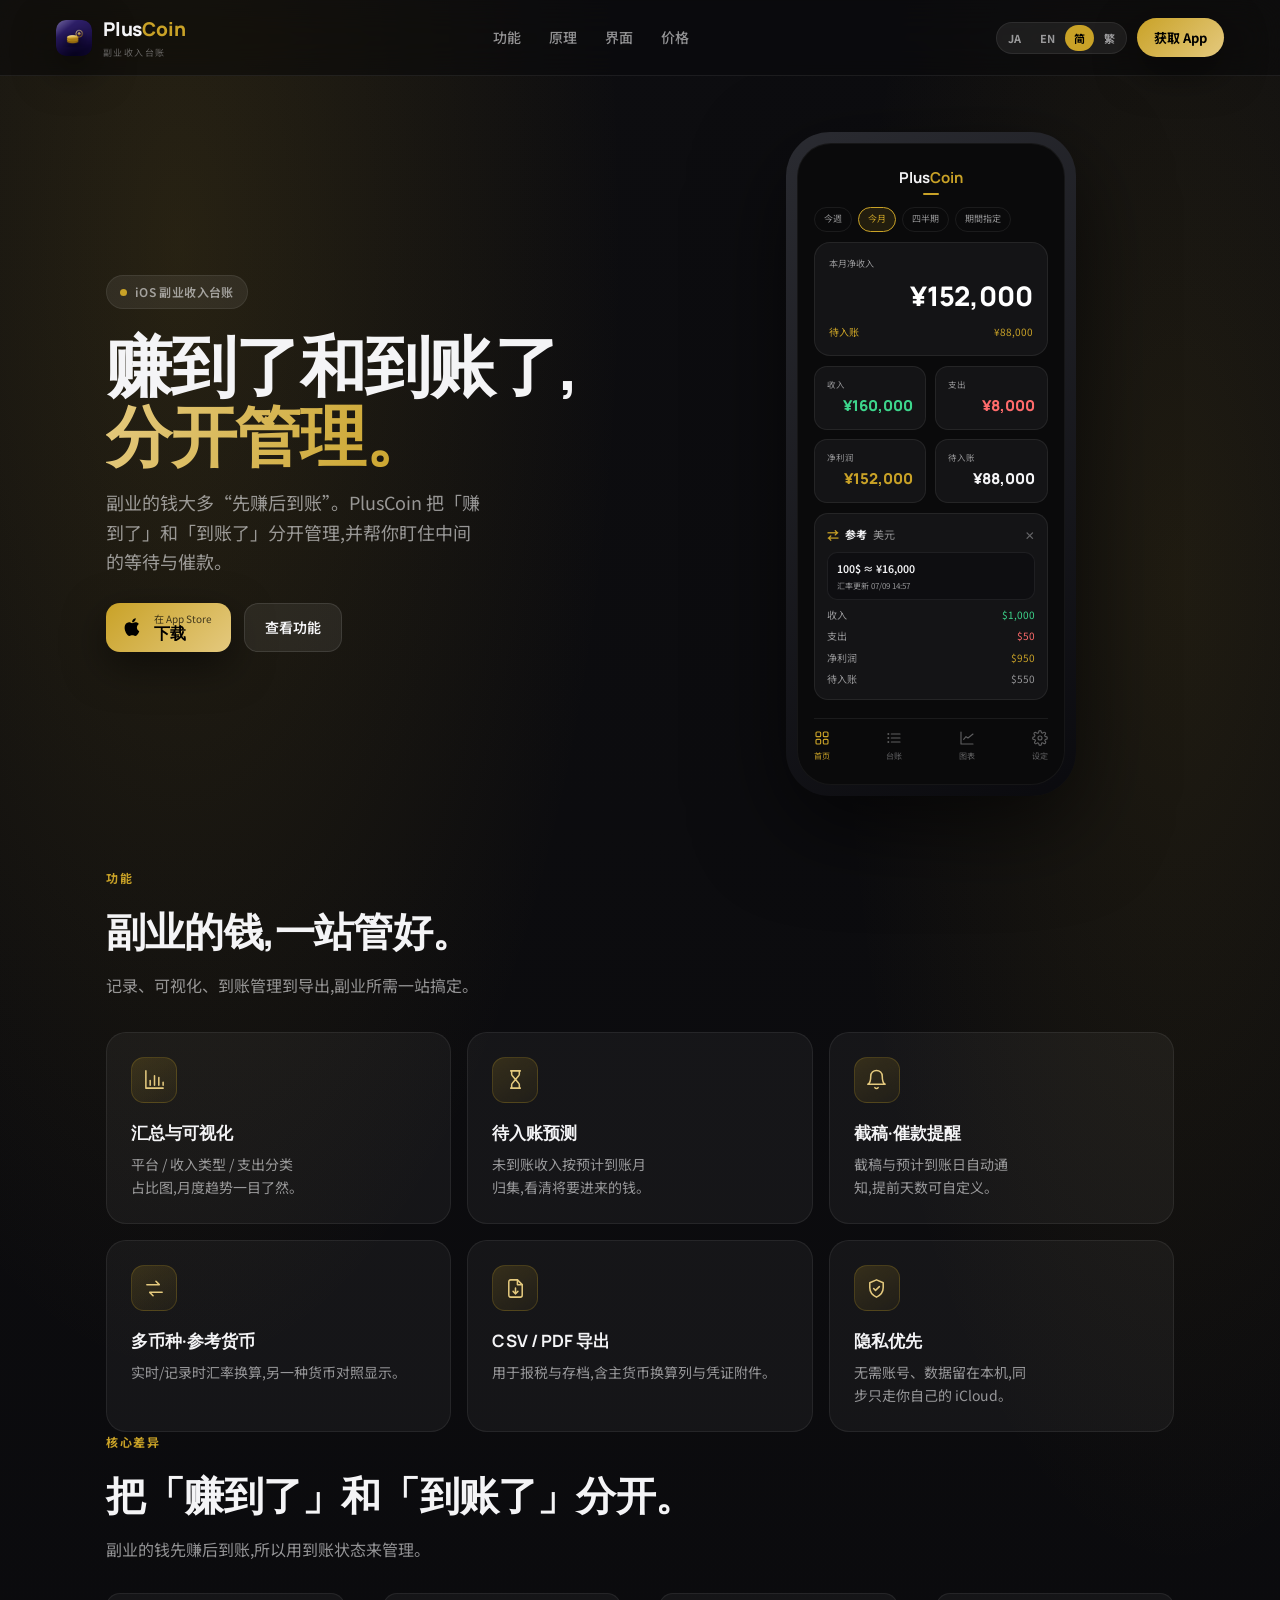
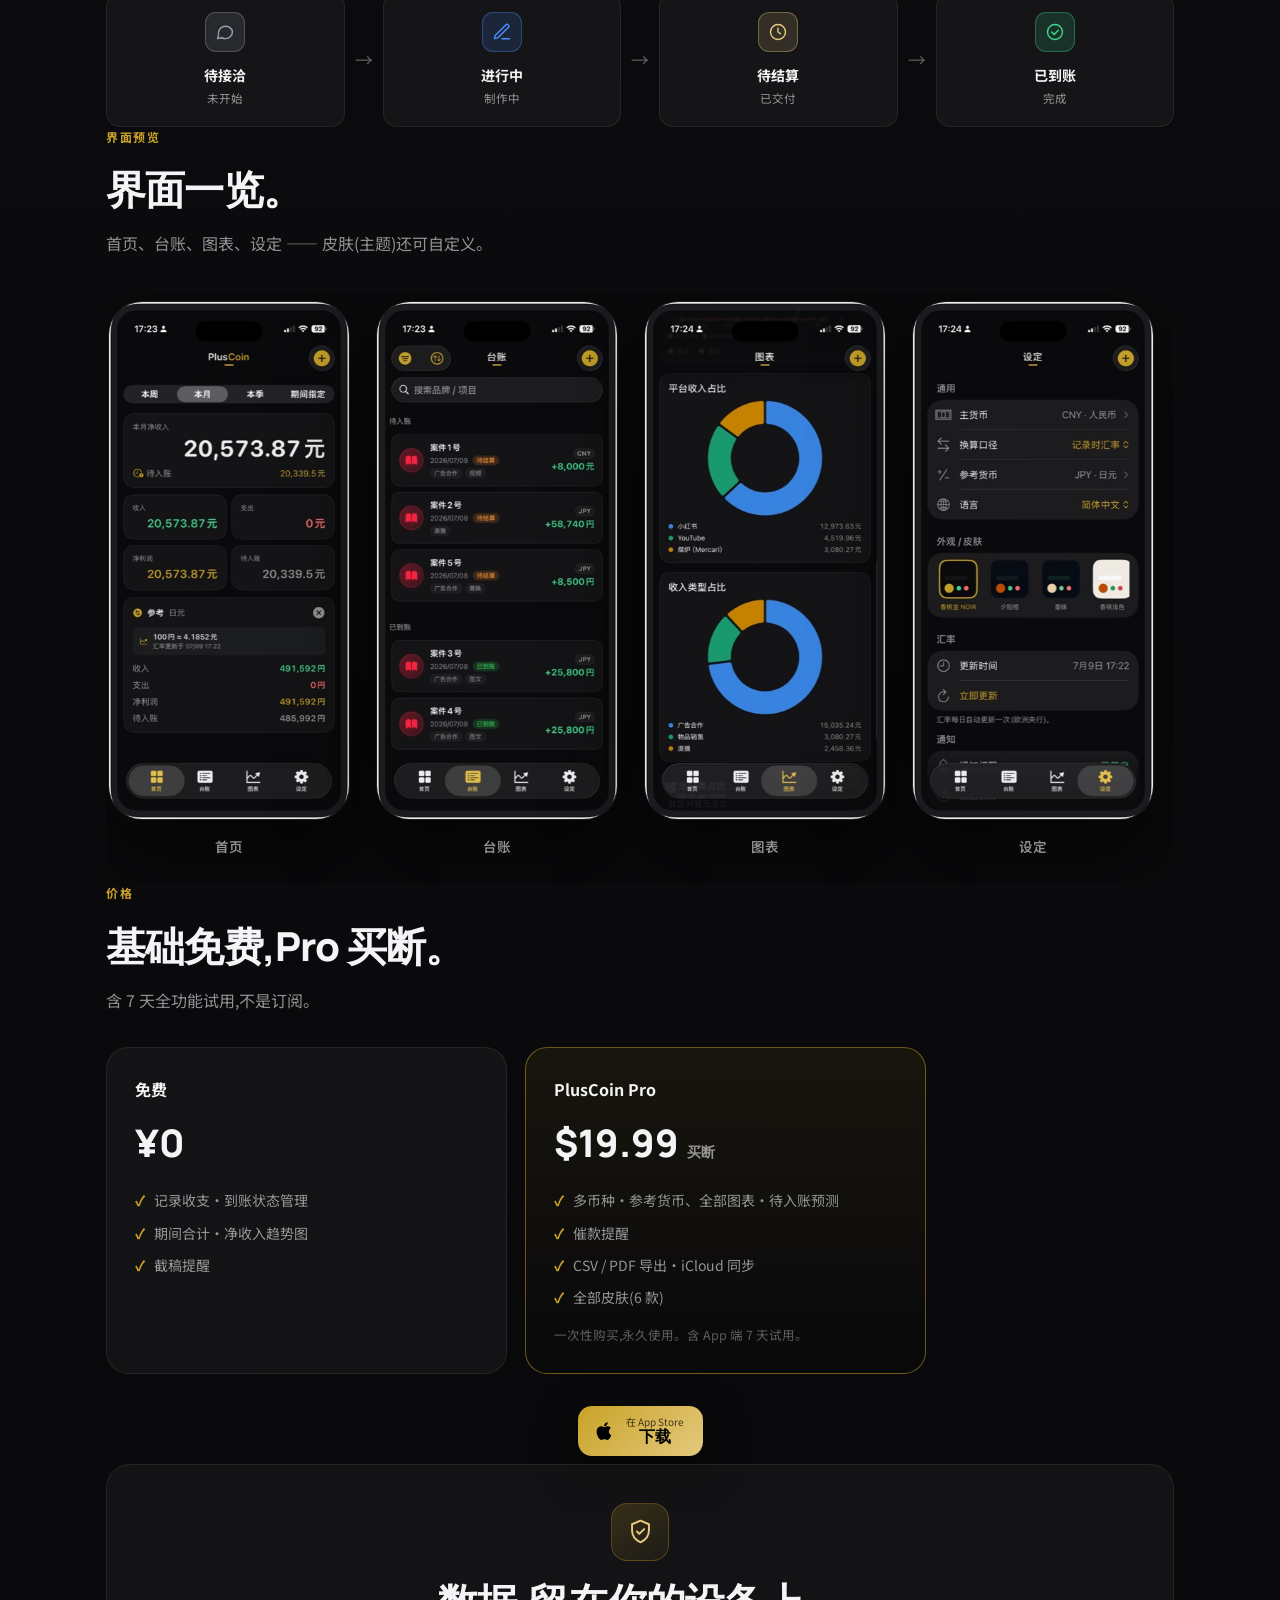
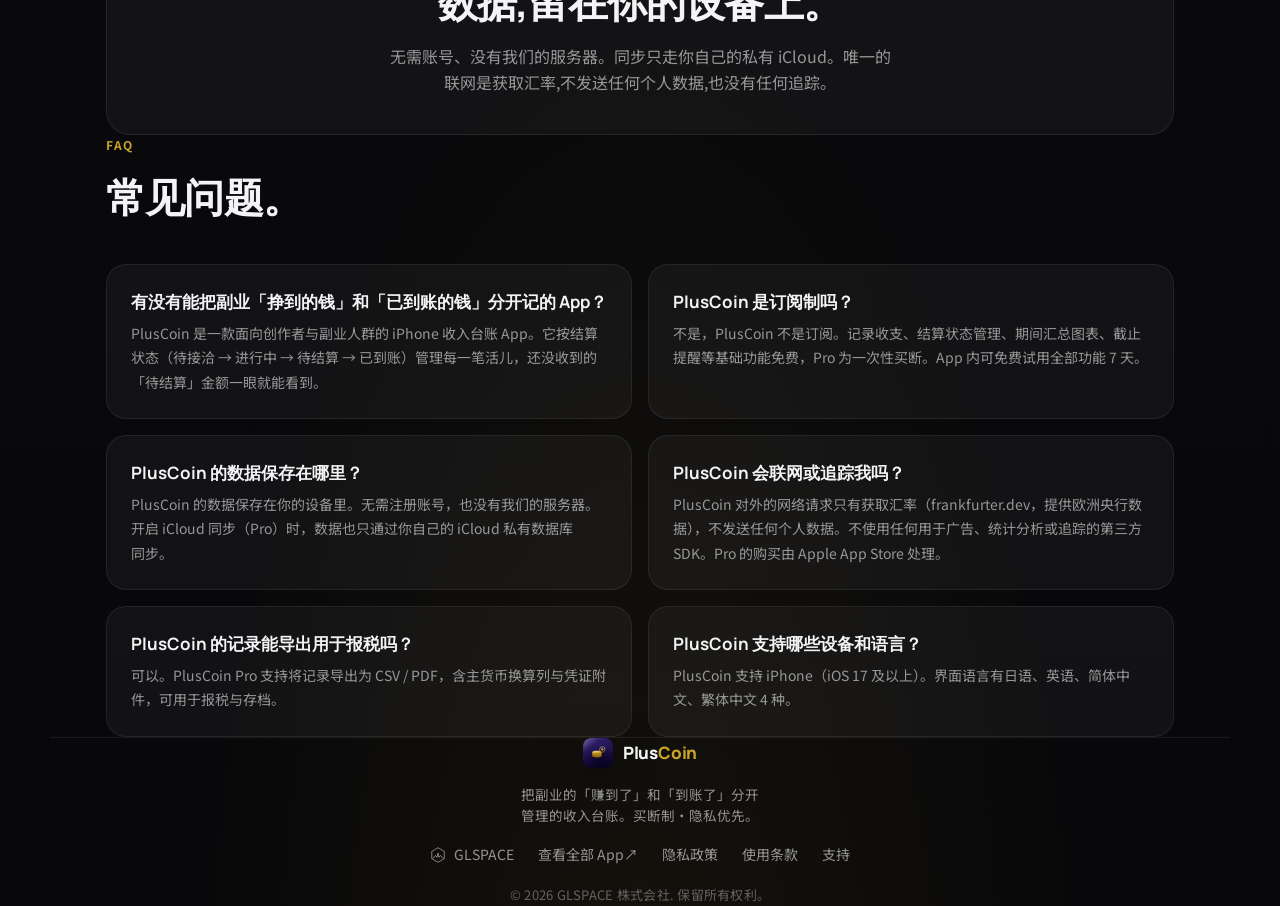
<file: zh/index.html>
<!DOCTYPE html>
<!-- 由 build.py 自动生成，请勿直接编辑。
     改文案 → src/i18n.js，改结构 → src/index.html，然后跑 python3 build.py -->

<html lang="zh-Hans" data-lang="zh-Hans">
<head>
<meta charset="utf-8">
<meta name="viewport" content="width=device-width, initial-scale=1">
<title>PlusCoin — 副业收入台账 / 到账管理</title>
<meta name="description" content="为创作者做的副业收入台账。把「赚到了」和「到账了」分开管理。到账预测、截稿与催款提醒、多币种、CSV/PDF 导出，全部在设备内完成。">
<meta name="theme-color" content="#0A0A0B">
<link rel="icon" type="image/png" href="/icon-180.png">
<link rel="apple-touch-icon" href="/icon-180.png">
<meta property="og:type" content="website">
<meta property="og:title" content="PlusCoin — 副业收入台账 / 到账管理">
<meta property="og:description" content="把「赚到了」和「到账了」分开管理，副业现金流看得清。">
<meta property="og:image" content="https://pluscoin.glspace.co.jp/icon-512.png">
<meta property="og:image:alt" content="PlusCoin">
<meta property="og:url" content="https://pluscoin.glspace.co.jp/zh/">
<meta property="og:site_name" content="PlusCoin">
<meta property="og:locale" content="zh_CN">
<meta property="og:locale:alternate" content="ja_JP" />
<meta property="og:locale:alternate" content="en_US" />
<meta property="og:locale:alternate" content="zh_TW" />
<meta name="twitter:card" content="summary">
<meta name="twitter:title" content="PlusCoin — 副业收入台账 / 到账管理">
<meta name="twitter:description" content="把「赚到了」和「到账了」分开管理，副业现金流看得清。">
<meta name="twitter:image" content="https://pluscoin.glspace.co.jp/icon-512.png">
<link rel="canonical" href="https://pluscoin.glspace.co.jp/zh/" />
<link rel="alternate" hreflang="ja" href="https://pluscoin.glspace.co.jp/" />
<link rel="alternate" hreflang="en" href="https://pluscoin.glspace.co.jp/en/" />
<link rel="alternate" hreflang="zh-Hans" href="https://pluscoin.glspace.co.jp/zh/" />
<link rel="alternate" hreflang="zh-Hant" href="https://pluscoin.glspace.co.jp/zh-hant/" />
<link rel="alternate" hreflang="x-default" href="https://pluscoin.glspace.co.jp/" />
<script type="application/ld+json">{"@context":"https://schema.org","@graph":[{"@type":"Organization","@id":"https://pluscoin.glspace.co.jp/#org","name":"GLSPACE Co., Ltd.","url":"https://glspace.co.jp/","sameAs":["https://apps.glspace.co.jp/"],"email":"contact@glspace.co.jp"},{"@type":"WebSite","@id":"https://pluscoin.glspace.co.jp/zh/#website","url":"https://pluscoin.glspace.co.jp/zh/","name":"PlusCoin","inLanguage":"zh-Hans","publisher":{"@id":"https://pluscoin.glspace.co.jp/#org"}},{"@type":"SoftwareApplication","@id":"https://pluscoin.glspace.co.jp/#app","name":"PlusCoin","sameAs":["https://apps.apple.com/app/id6788990507"],"applicationCategory":"FinanceApplication","operatingSystem":"iOS","description":"为创作者做的副业收入台账。把「赚到了」和「到账了」分开管理。到账预测、截稿与催款提醒、多币种、CSV/PDF 导出，全部在设备内完成。","url":"https://pluscoin.glspace.co.jp/zh/","installUrl":"https://apps.apple.com/app/id6788990507","image":"https://pluscoin.glspace.co.jp/icon-512.png","inLanguage":["ja","en","zh-Hans","zh-Hant"],"publisher":{"@id":"https://pluscoin.glspace.co.jp/#org"}},{"@type":"FAQPage","@id":"https://pluscoin.glspace.co.jp/zh/#faq","inLanguage":"zh-Hans","mainEntity":[{"@type":"Question","name":"有没有能把副业「挣到的钱」和「已到账的钱」分开记的 App？","acceptedAnswer":{"@type":"Answer","text":"PlusCoin 是一款面向创作者与副业人群的 iPhone 收入台账 App。它按结算状态（待接洽 → 进行中 → 待结算 → 已到账）管理每一笔活儿，还没收到的「待结算」金额一眼就能看到。"}},{"@type":"Question","name":"PlusCoin 是订阅制吗？","acceptedAnswer":{"@type":"Answer","text":"不是，PlusCoin 不是订阅。记录收支、结算状态管理、期间汇总图表、截止提醒等基础功能免费，Pro 为一次性买断。App 内可免费试用全部功能 7 天。"}},{"@type":"Question","name":"PlusCoin 的数据保存在哪里？","acceptedAnswer":{"@type":"Answer","text":"PlusCoin 的数据保存在你的设备里。无需注册账号，也没有我们的服务器。开启 iCloud 同步（Pro）时，数据也只通过你自己的 iCloud 私有数据库同步。"}},{"@type":"Question","name":"PlusCoin 会联网或追踪我吗？","acceptedAnswer":{"@type":"Answer","text":"PlusCoin 对外的网络请求只有获取汇率（frankfurter.dev，提供欧洲央行数据），不发送任何个人数据。不使用任何用于广告、统计分析或追踪的第三方 SDK。Pro 的购买由 Apple App Store 处理。"}},{"@type":"Question","name":"PlusCoin 的记录能导出用于报税吗？","acceptedAnswer":{"@type":"Answer","text":"可以。PlusCoin Pro 支持将记录导出为 CSV / PDF，含主货币换算列与凭证附件，可用于报税与存档。"}},{"@type":"Question","name":"PlusCoin 支持哪些设备和语言？","acceptedAnswer":{"@type":"Answer","text":"PlusCoin 支持 iPhone（iOS 17 及以上）。界面语言有日语、英语、简体中文、繁体中文 4 种。"}}]}]}</script>
<link rel="preconnect" href="https://fonts.googleapis.com">
<link rel="preconnect" href="https://fonts.gstatic.com" crossorigin>
<link href="https://fonts.googleapis.com/css2?family=Manrope:wght@400;500;600;700;800&family=Noto+Sans+SC:wght@400;500;700&display=swap" rel="stylesheet">
<style>
  *{box-sizing:border-box;margin:0;padding:0;-webkit-font-smoothing:antialiased}
  :root{
    --bg:#08080a; --bg2:#0d0d10;
    --text:#F4F4F6; --dim:rgba(244,244,246,.58); --faint:rgba(244,244,246,.36);
    --surface:rgba(255,255,255,.045); --surface2:rgba(255,255,255,.07);
    --border:rgba(255,255,255,.10); --hair:rgba(255,255,255,.07);
    --gold:#C9A227; --gold2:#E4C97E; --ink:#0c0c0d;
    --income:#3DD68C; --expense:#FF6B6B;
    --shadow:0 30px 90px rgba(0,0,0,.6); --shadow-sm:0 14px 40px rgba(0,0,0,.5);
    --fbody:'Noto Sans JP','Hiragino Sans','Manrope',system-ui,sans-serif;
    --fdisp:'Manrope','Noto Sans JP',sans-serif;
  }
  /* 汉字字形三地不同，中文不能回退到上面的日文字体。靠 html[lang] 分流。 */
  html[lang="en"]{--fbody:'Manrope',system-ui,-apple-system,'Segoe UI',sans-serif}
  html[lang="zh-Hans"]{--fbody:'PingFang SC','Noto Sans SC','Manrope','Microsoft YaHei',system-ui,sans-serif}
  html[lang="zh-Hant"]{--fbody:'PingFang TC','Noto Sans TC','Manrope','Microsoft JhengHei',system-ui,sans-serif}
  html{scroll-behavior:smooth;scroll-padding-top:82px}
  body{
    background:
      radial-gradient(58% 46% at 14% 6%, rgba(201,162,39,.14) 0%, transparent 60%),
      radial-gradient(46% 42% at 92% 14%, rgba(201,162,39,.10) 0%, transparent 58%),
      radial-gradient(60% 50% at 50% 108%, rgba(201,162,39,.08) 0%, transparent 60%),
      linear-gradient(180deg,var(--bg2),var(--bg));
    color:var(--text); font-family:var(--fbody); line-height:1.65; min-height:100vh; overflow-x:hidden;
  }
  a{color:inherit;text-decoration:none}
  ::selection{background:var(--gold);color:var(--ink)}
  .wrap{max-width:1180px;margin:0 auto;padding:0 clamp(20px,5vw,56px)}

  /* NAV */
  nav{position:fixed;inset:0 0 auto 0;z-index:50;display:flex;align-items:center;justify-content:space-between;
    padding:14px clamp(20px,5vw,56px);background:rgba(10,10,12,.62);backdrop-filter:blur(18px) saturate(1.5);
    -webkit-backdrop-filter:blur(18px) saturate(1.5);border-bottom:1px solid var(--hair)}
  .logo{display:flex;align-items:center;gap:11px}
  .appicon{width:36px;height:36px;border-radius:10px;display:block;box-shadow:var(--shadow-sm)}
  .logo b{font-family:var(--fdisp);font-weight:800;font-size:19px;letter-spacing:-.01em}
  .logo b i{color:var(--gold);font-style:normal}
  .logo small{display:block;font-size:9px;letter-spacing:.16em;text-transform:uppercase;color:var(--faint);margin-top:1px}
  .navlinks{display:flex;gap:28px;font-size:14px;font-weight:500;color:var(--dim)}
  .navlinks a:hover{color:var(--text)}
  .navright{display:flex;align-items:center;gap:10px}
  /* 非日语访客在根页面看到的语言提示条 */
  .langbar{display:block;background:var(--gold);color:#000;font-size:13.5px;font-weight:700;
    text-align:center;padding:9px 16px;letter-spacing:.02em;text-decoration:none}
  .langbar:hover{filter:brightness(1.08)}
  .langtoggle{display:flex;gap:1px;padding:2px;background:var(--surface2);border:1px solid var(--hair);border-radius:999px}
  .langtoggle a{text-decoration:none;display:inline-block;text-align:center;border:0;cursor:pointer;background:transparent;color:var(--dim);font:inherit;font-size:11px;font-weight:700;
    padding:4px 9px;border-radius:999px;transition:.2s}
  .langtoggle a.on{background:var(--gold);color:#000}
  .cta{white-space:nowrap;font-size:13px;font-weight:700;color:#000;background:linear-gradient(135deg,var(--gold),var(--gold2));
    padding:9px 17px;border-radius:999px;box-shadow:var(--shadow-sm);transition:transform .2s}
  .cta:hover{transform:translateY(-1px)}
  .cta-mini{display:none;align-items:center;justify-content:center;width:36px;height:36px;flex:0 0 auto;
    border-radius:999px;background:linear-gradient(135deg,var(--gold),var(--gold2));color:#000;box-shadow:var(--shadow-sm);transition:transform .2s}
  .cta-mini:hover{transform:translateY(-1px)}
  .cta-mini svg{width:18px;height:18px;fill:currentColor;margin-top:-1px}

  /* HERO */
  header{position:relative;max-width:1180px;margin:0 auto;padding:132px clamp(20px,5vw,56px) 72px;
    display:grid;grid-template-columns:1.05fr .95fr;gap:44px;align-items:center}
  .eyebrow{display:inline-flex;align-items:center;gap:8px;padding:6px 13px;background:var(--surface2);border:1px solid var(--hair);
    border-radius:999px;font-size:12px;font-weight:600;letter-spacing:.03em;color:var(--dim)}
  .eyebrow i{width:7px;height:7px;border-radius:50%;background:var(--gold)}
  h1{font-family:var(--fdisp);font-weight:800;font-size:clamp(32px,6vw,66px);line-height:1.05;letter-spacing:-.02em;margin:22px 0 18px;text-wrap:balance}
  h1 .g{background:linear-gradient(110deg,var(--gold2),var(--gold));-webkit-background-clip:text;background-clip:text;color:transparent}
  .lead{font-size:clamp(15px,1.5vw,18px);color:var(--dim);max-width:38ch}
  .herobtns{display:flex;align-items:center;gap:13px;flex-wrap:wrap;margin-top:26px}
  .appstore{display:inline-flex;align-items:center;gap:11px;background:linear-gradient(135deg,var(--gold),var(--gold2));color:#000;padding:10px 19px 10px 16px;border-radius:14px;box-shadow:var(--shadow-sm);transition:transform .2s}
  .appstore:hover{transform:translateY(-1px)}
  .appstore small{display:block;font-size:10px;opacity:.7;line-height:1.1}
  .appstore b{display:block;font-size:16px;font-weight:700;font-family:var(--fdisp);line-height:1.15}
  .ghost{font-size:14px;font-weight:600;color:var(--text);padding:12px 20px;border:1px solid var(--border);border-radius:14px;background:var(--surface2)}
  .ghost:hover{border-color:var(--gold)}

  /* PHONE MOCKUP */
  .phone{justify-self:center;width:290px;aspect-ratio:9/20.6;border-radius:44px;padding:11px;
    background:linear-gradient(150deg,#2a2b31,#0a0a0e);box-shadow:var(--shadow);animation:floaty 7s ease-in-out infinite}
  @keyframes floaty{0%,100%{transform:translateY(0)}50%{transform:translateY(-14px)}}
  .screen{width:100%;height:100%;border-radius:34px;background:#0A0A0B;overflow:hidden;padding:22px 16px;display:flex;flex-direction:column;gap:10px;border:1px solid rgba(255,255,255,.05)}
  .sc-title{text-align:center;font-family:var(--fdisp);font-weight:700;font-size:15px}
  .sc-title i{color:var(--gold);font-style:normal}
  .sc-under{width:16px;height:2.5px;background:var(--gold);border-radius:2px;margin:2px auto 0}
  .sc-hero{background:#141416;border:1px solid var(--hair);border-radius:16px;padding:14px}
  .sc-hero .lbl{font-size:9px;color:var(--dim)}
  .sc-hero .big{font-family:var(--fdisp);font-weight:800;font-size:27px;text-align:right;color:#fff;margin-top:2px}
  .sc-hero .rcv{display:flex;justify-content:space-between;font-size:10px;color:var(--gold);margin-top:6px}
  .sc-grid{display:grid;grid-template-columns:1fr 1fr;gap:9px}
  .sc-cell{background:#141416;border:1px solid var(--hair);border-radius:13px;padding:10px 12px}
  .sc-cell .lbl{font-size:8.5px;color:var(--dim)}
  .sc-cell .v{font-family:var(--fdisp);font-weight:800;font-size:15px;text-align:right;margin-top:3px}
  .g-in{color:var(--income)} .g-ex{color:var(--expense)} .g-gd{color:var(--gold)}
  .sc-chips{display:flex;gap:6px;flex-wrap:wrap;margin-top:2px}
  .chip{font-size:9px;padding:4px 9px;border-radius:999px;border:1px solid var(--hair);color:var(--dim)}
  .chip.on{border-color:var(--gold);color:var(--gold);background:rgba(201,162,39,.12)}
  .sc-ref{background:#141416;border:1px solid var(--hair);border-radius:14px;padding:11px 12px}
  .sc-ref .rhead{display:flex;align-items:center;gap:6px;font-size:11px}
  .sc-ref .rswap{color:var(--gold);font-size:12px;font-weight:700}
  .sc-ref .rhead b{font-weight:700;color:var(--text)}
  .sc-ref .rcur{color:var(--dim)}
  .sc-ref .rx{margin-left:auto;color:var(--faint);font-size:12px}
  .sc-ref .rpill{display:flex;flex-direction:column;background:#0e0e11;border:1px solid var(--hair);border-radius:10px;padding:7px 9px;margin:8px 0 7px}
  .sc-ref .rpill b{font-size:10.5px;color:var(--text);font-weight:600}
  .sc-ref .rpill small{color:var(--dim);font-size:8px;margin-top:1px}
  .sc-ref .rrow{display:flex;justify-content:space-between;font-size:10px;color:var(--dim);margin-top:5px}
  .sc-nav{display:flex;justify-content:space-between;margin-top:auto;padding-top:11px;border-top:1px solid var(--hair)}
  .sc-nav .nav-i{display:flex;flex-direction:column;align-items:center;gap:3px;font-size:8px;color:var(--faint)}
  .sc-nav .nav-i svg{width:16px;height:16px;fill:none;stroke:currentColor;stroke-width:1.7;stroke-linecap:round;stroke-linejoin:round}
  .sc-nav .nav-i.on{color:var(--gold)}

  /* SECTIONS */
  section{padding:64px 0;position:relative}
  .kicker{font-size:12px;font-weight:700;letter-spacing:.14em;text-transform:uppercase;color:var(--gold)}
  h2{font-family:var(--fdisp);font-weight:800;font-size:clamp(26px,3.6vw,40px);letter-spacing:-.02em;margin:10px 0 8px;text-wrap:balance}
  .lead{text-wrap:pretty}
  /* 短い説明文は balance で行長を均等化し、末尾に「钱。」のような1字孤立を防ぐ */
  .sub,.card p,.foot-tag{text-wrap:balance}
  .nw{white-space:nowrap}
  /* keep-all は使わない:Safari は 」等で改行しないため、長い見出し
     (例:「稼いだ」と「入金された」を分ける。)が折り返せず右にはみ出す。
     text-wrap:balance に任せて均等 2 行に折り返す(はみ出しは原理上起きない)。 */
  .sub{color:var(--dim);max-width:52ch}
  .features{display:grid;grid-template-columns:repeat(3,1fr);gap:16px;margin-top:34px}
  .card{background:var(--surface);border:1px solid var(--hair);border-radius:20px;padding:24px;transition:transform .25s,border-color .25s}
  .card:hover{transform:translateY(-4px);border-color:rgba(201,162,39,.4)}
  .card .ic{width:46px;height:46px;border-radius:13px;background:linear-gradient(150deg,rgba(201,162,39,.18),rgba(201,162,39,.06));border:1px solid rgba(201,162,39,.22);display:flex;align-items:center;justify-content:center;margin-bottom:16px}
  .card .ic svg{width:23px;height:23px;fill:none;stroke:var(--gold2);stroke-width:1.6;stroke-linecap:round;stroke-linejoin:round}
  .card:hover .ic{border-color:rgba(201,162,39,.5)}
  .card h3{font-family:var(--fdisp);font-weight:700;font-size:17px;margin-bottom:6px}
  .card p{font-size:14px;color:var(--dim)}

  /* PIPELINE */
  .pipe{display:flex;align-items:center;gap:10px;flex-wrap:wrap;margin-top:30px}
  .pstep{flex:1;min-width:120px;background:var(--surface);border:1px solid var(--hair);border-radius:14px;padding:18px 16px;text-align:center}
  .pstep .pic{width:40px;height:40px;margin:0 auto 12px;border-radius:11px;display:flex;align-items:center;justify-content:center;
    background:color-mix(in srgb, var(--c) 15%, transparent);border:1px solid color-mix(in srgb, var(--c) 35%, transparent)}
  .pstep .pic svg{width:20px;height:20px;fill:none;stroke:var(--c);stroke-width:1.7;stroke-linecap:round;stroke-linejoin:round}
  .pstep .t{font-weight:700;font-size:14px}
  .pstep .d{font-size:11.5px;color:var(--dim);margin-top:2px}
  .parrow{color:var(--faint);font-size:18px}
  @media(max-width:760px){.parrow{display:none}}

  /* GALLERY */
  .gallery{display:flex;gap:26px;overflow-x:auto;scroll-snap-type:x mandatory;margin-top:36px;
    padding:8px 2px 26px;scrollbar-width:none;-webkit-overflow-scrolling:touch}
  .gallery::-webkit-scrollbar{display:none}
  .shot{scroll-snap-align:center;flex:0 0 auto;width:clamp(208px,60vw,242px);text-align:center}
  .shot img{width:100%;height:auto;display:block;border-radius:34px;background:#0A0A0B;
    border:1px solid var(--hair);box-shadow:var(--shadow);transition:transform .28s ease}
  .shot:hover img{transform:translateY(-7px)}
  .shot .cap{margin-top:15px;font-size:13.5px;font-weight:600;color:var(--dim)}
  @media(max-width:620px){.gallery{gap:18px}}

  /* PRICING */
  .price{display:grid;grid-template-columns:1fr 1fr;gap:18px;margin-top:34px;max-width:820px}
  .plan{background:var(--surface);border:1px solid var(--hair);border-radius:22px;padding:28px}
  .plan.pro{border-color:rgba(201,162,39,.5);background:linear-gradient(180deg,rgba(201,162,39,.08),transparent)}
  .plan .name{font-weight:700;font-size:16px}
  .plan .amt{font-family:var(--fdisp);font-weight:800;font-size:38px;margin:8px 0 2px}
  .plan .amt small{font-size:14px;color:var(--dim);font-weight:600}
  .plan ul{list-style:none;margin-top:16px;display:flex;flex-direction:column;gap:9px}
  .plan li{font-size:14px;color:var(--dim);display:flex;gap:9px}
  .plan li::before{content:"✓";color:var(--gold);font-weight:800}
  .pnote{font-size:12.5px;color:var(--faint);margin-top:16px}

  /* FAQ（FAQPage JSON-LD と同じ辞書キーから生成） */
  .faq{display:grid;grid-template-columns:repeat(2,minmax(0,1fr));gap:16px;margin-top:34px}
  .faq .card h3{line-height:1.5}
  .faq .card h3,.faq .card p{overflow-wrap:anywhere}
  .faq .card p{line-height:1.75;text-wrap:pretty}
  @media(max-width:760px){.faq{grid-template-columns:minmax(0,1fr)}}
  /* PRIVACY strip */
  .privacy{background:var(--surface);border:1px solid var(--hair);border-radius:24px;padding:38px clamp(24px,4vw,48px);text-align:center;margin-top:8px}
  .privacy .ic{width:58px;height:58px;margin:0 auto;border-radius:16px;display:flex;align-items:center;justify-content:center;
    background:linear-gradient(150deg,rgba(201,162,39,.2),rgba(201,162,39,.06));border:1px solid rgba(201,162,39,.28)}
  .privacy .ic svg{width:29px;height:29px;fill:none;stroke:var(--gold2);stroke-width:1.6;stroke-linecap:round;stroke-linejoin:round}
  .privacy h2{margin-top:8px}
  .privacy p{color:var(--dim);max-width:56ch;margin:8px auto 0}

  /* FOOTER */
  footer{border-top:1px solid var(--hair);margin-top:40px;padding:52px 0 58px}
  .foot{display:flex;flex-direction:column;align-items:center;text-align:center;gap:16px}
  .foot-brand{display:flex;align-items:center;gap:10px}
  .foot-brand .appicon{width:30px;height:30px;border-radius:8px}
  .foot-brand b{font-family:var(--fdisp);font-weight:800;font-size:17px;letter-spacing:-.01em}
  .foot-brand b i{color:var(--gold);font-style:normal}
  .foot-tag{color:var(--dim);font-size:13.5px;max-width:460px;line-height:1.6}
  .foot .links{display:flex;justify-content:center;gap:14px 24px;flex-wrap:wrap}
  .foot .links a{color:var(--dim);font-size:14px;transition:.2s}
  .foot .links a:hover{color:var(--gold)}
  .foot-home{display:inline-flex;align-items:center;gap:8px;transition:transform .2s ease}
  .foot-home .gl-mark{width:16px;height:16px;flex:0 0 auto}
  .foot-home:hover{transform:translateX(-3px)}
  .foot-copy{color:var(--faint);font-size:13px;letter-spacing:.02em;margin-top:2px}

  /* reveal */
  [data-reveal]{opacity:0;transform:translateY(22px);transition:opacity .7s cubic-bezier(.2,.7,.2,1),transform .7s cubic-bezier(.2,.7,.2,1)}
  [data-reveal].in{opacity:1;transform:none}

  @media(max-width:940px){
    header{grid-template-columns:1fr;text-align:center;gap:40px;padding-top:118px}
    .eyebrow,.lead{margin-left:auto;margin-right:auto}
    .herobtns{justify-content:center}
    .phone{order:-1}
    .features{grid-template-columns:1fr 1fr}
    .navlinks{display:none}
  }
  @media(max-width:620px){
    .features{grid-template-columns:1fr}
    .price{grid-template-columns:1fr;max-width:420px}
    .foot{flex-direction:column;text-align:center}
    .cta{display:none}
    .cta-mini{display:inline-flex}
    .langtoggle a{padding:4px 7px}
  }
  @media(prefers-reduced-motion:reduce){*{animation:none!important}[data-reveal]{opacity:1!important;transform:none!important}}
</style>
</head>
<body>

<!-- NAV -->
<nav>
  <a class="logo" href="#top">
    <img class="appicon" src="/icon-180.png" alt="PlusCoin" width="36" height="36">
    <span><b>Plus<i>Coin</i></b><small data-i18n="brand.sub">副业收入台账</small></span>
  </a>
  <div class="navlinks">
    <a href="#features" data-i18n="nav.features">功能</a>
    <a href="#flow" data-i18n="nav.flow">原理</a>
    <a href="#screens" data-i18n="nav.screens">界面</a>
    <a href="#pricing" data-i18n="nav.pricing">价格</a>
  </div>
  <div class="navright">
    <div class="langtoggle">
      <a class="" data-lang="ja" href="/" hreflang="ja">JA</a>
      <a class="" data-lang="en" href="/en/" hreflang="en">EN</a>
      <a class="on" data-lang="zh-Hans" href="/zh/" hreflang="zh-Hans">简</a>
      <a class="" data-lang="zh-Hant" href="/zh-hant/" hreflang="zh-Hant">繁</a>
    </div>
    <a class="cta" href="https://apps.apple.com/app/id6788990507" target="_blank" rel="noopener" data-i18n="nav.cta">获取 App</a>
    <a class="cta-mini" href="https://apps.apple.com/app/id6788990507" target="_blank" rel="noopener" aria-label="App Store">
      <svg viewBox="0 0 24 24"><path d="M17.05 12.04c-.03-2.6 2.12-3.85 2.22-3.91-1.21-1.77-3.1-2.01-3.77-2.04-1.6-.16-3.13.94-3.94.94-.81 0-2.07-.92-3.4-.9-1.75.03-3.36 1.02-4.26 2.58-1.82 3.16-.47 7.83 1.3 10.4.86 1.25 1.89 2.66 3.24 2.61 1.3-.05 1.79-.84 3.36-.84 1.57 0 2.01.84 3.38.81 1.4-.02 2.28-1.27 3.13-2.53.99-1.45 1.4-2.86 1.42-2.93-.03-.01-2.72-1.04-2.75-4.13zM14.6 4.59c.71-.86 1.19-2.06 1.06-3.25-1.02.04-2.26.68-2.99 1.54-.66.76-1.23 1.98-1.08 3.15 1.14.09 2.3-.58 3.01-1.44z"/></svg>
    </a>
  </div>
</nav>

<!-- HERO -->
<header id="top">
  <div>
    <span class="eyebrow" data-reveal><i></i><span data-i18n="hero.eyebrow">iOS 副业收入台账</span></span>
    <h1 data-reveal>
      <span data-i18n="hero.t1">赚到了和到账了,</span><br>
      <span class="g" data-i18n="hero.t2">分开管理。</span>
    </h1>
    <p class="lead" data-reveal data-i18n="hero.sub">副业的钱大多“先赚后到账”。PlusCoin 把「赚到了」和「到账了」分开管理,并帮你盯住中间的等待与催款。</p>
    <div class="herobtns" data-reveal>
      <a class="appstore" href="https://apps.apple.com/app/id6788990507" target="_blank" rel="noopener" data-appstore>
        <svg width="21" height="21" viewBox="0 0 24 24" fill="#000"><path d="M17.05 12.04c-.03-2.6 2.12-3.85 2.22-3.91-1.21-1.77-3.1-2.01-3.77-2.04-1.6-.16-3.13.94-3.94.94-.81 0-2.07-.92-3.4-.9-1.75.03-3.36 1.02-4.26 2.58-1.82 3.16-.47 7.83 1.3 10.4.86 1.25 1.89 2.66 3.24 2.61 1.3-.05 1.79-.84 3.36-.84 1.57 0 2.01.84 3.38.81 1.4-.02 2.28-1.27 3.13-2.53.99-1.45 1.4-2.86 1.42-2.93-.03-.01-2.72-1.04-2.75-4.13zM14.6 4.59c.71-.86 1.19-2.06 1.06-3.25-1.02.04-2.26.68-2.99 1.54-.66.76-1.23 1.98-1.08 3.15 1.14.09 2.3-.58 3.01-1.44z"/></svg>
        <span><small data-i18n="hero.badgeTop">在 App Store</small><b data-i18n="hero.badgeBig">下载</b></span>
      </a>
      <a class="ghost" href="#features" data-i18n="hero.cta2">查看功能</a>
    </div>
  </div>

  <!-- phone mockup: home screen -->
  <div class="phone" data-reveal>
    <div class="screen">
      <div>
        <div class="sc-title">Plus<i>Coin</i></div><div class="sc-under"></div>
      </div>
      <div class="sc-chips">
        <span class="chip">今週</span><span class="chip on">今月</span><span class="chip">四半期</span><span class="chip">期間指定</span>
      </div>
      <div class="sc-hero">
        <div class="lbl" data-i18n="mock.net">本月净收入</div>
        <div class="big">¥152,000</div>
        <div class="rcv"><span data-i18n="mock.await">待入账</span><span>¥88,000</span></div>
      </div>
      <div class="sc-grid">
        <div class="sc-cell"><div class="lbl" data-i18n="mock.income">收入</div><div class="v g-in">¥160,000</div></div>
        <div class="sc-cell"><div class="lbl" data-i18n="mock.expense">支出</div><div class="v g-ex">¥8,000</div></div>
        <div class="sc-cell"><div class="lbl" data-i18n="mock.net2">净利润</div><div class="v g-gd">¥152,000</div></div>
        <div class="sc-cell"><div class="lbl" data-i18n="mock.await">待入账</div><div class="v">¥88,000</div></div>
      </div>
      <div class="sc-ref">
        <div class="rhead"><span class="rswap">⇄</span><b data-i18n="mock.ref">参考</b><span class="rcur" data-i18n="mock.refCur">美元</span><span class="rx">✕</span></div>
        <div class="rpill"><b>100$ ≈ ¥16,000</b><small><span data-i18n="mock.rateUpd">汇率更新</span> 07/09 14:57</small></div>
        <div class="rrow"><span data-i18n="mock.income">收入</span><span class="g-in">$1,000</span></div>
        <div class="rrow"><span data-i18n="mock.expense">支出</span><span class="g-ex">$50</span></div>
        <div class="rrow"><span data-i18n="mock.net2">净利润</span><span class="g-gd">$950</span></div>
        <div class="rrow"><span data-i18n="mock.await">待入账</span><span>$550</span></div>
      </div>
      <div class="sc-nav">
        <div class="nav-i on"><svg viewBox="0 0 24 24"><rect x="3" y="3" width="7" height="7" rx="1.5"/><rect x="14" y="3" width="7" height="7" rx="1.5"/><rect x="3" y="14" width="7" height="7" rx="1.5"/><rect x="14" y="14" width="7" height="7" rx="1.5"/></svg><span data-i18n="shots.home">首页</span></div>
        <div class="nav-i"><svg viewBox="0 0 24 24"><line x1="8" y1="6" x2="21" y2="6"/><line x1="8" y1="12" x2="21" y2="12"/><line x1="8" y1="18" x2="21" y2="18"/><circle cx="3.5" cy="6" r=".6"/><circle cx="3.5" cy="12" r=".6"/><circle cx="3.5" cy="18" r=".6"/></svg><span data-i18n="shots.ledger">台账</span></div>
        <div class="nav-i"><svg viewBox="0 0 24 24"><path d="M3 3v18h18"/><path d="M7 14l3.5-4 3 2L21 6"/></svg><span data-i18n="shots.charts">图表</span></div>
        <div class="nav-i"><svg viewBox="0 0 24 24"><circle cx="12" cy="12" r="3"/><path d="M19.4 15a1.6 1.6 0 0 0 .3 1.8l.1.1a2 2 0 1 1-2.8 2.8l-.1-.1a1.6 1.6 0 0 0-2.7 1.1V21a2 2 0 0 1-4 0v-.1a1.6 1.6 0 0 0-2.7-1.1l-.1.1a2 2 0 1 1-2.8-2.8l.1-.1a1.6 1.6 0 0 0-1.1-2.7H3a2 2 0 0 1 0-4h.1A1.6 1.6 0 0 0 4.2 9a1.6 1.6 0 0 0-.3-1.8l-.1-.1a2 2 0 1 1 2.8-2.8l.1.1a1.6 1.6 0 0 0 1.8.3H9a1.6 1.6 0 0 0 1-1.5V3a2 2 0 0 1 4 0v.1a1.6 1.6 0 0 0 2.7 1.1l.1-.1a2 2 0 1 1 2.8 2.8l-.1.1a1.6 1.6 0 0 0-.3 1.8V9a1.6 1.6 0 0 0 1.5 1H21a2 2 0 0 1 0 4h-.1a1.6 1.6 0 0 0-1.5 1z"/></svg><span data-i18n="shots.settings">设定</span></div>
      </div>
    </div>
  </div>
</header>

<!-- FEATURES -->
<section id="features" class="wrap">
  <div data-reveal>
    <div class="kicker" data-i18n="feat.kicker">功能</div>
    <h2 data-i18n="feat.title">副业的钱,一站管好。</h2>
    <p class="sub" data-i18n="feat.sub">记录、可视化、到账管理到导出,副业所需一站搞定。</p>
  </div>
  <div class="features">
    <div class="card" data-reveal><div class="ic"><svg viewBox="0 0 24 24"><path d="M3 3v18h18"/><path d="M7.5 18v-5"/><path d="M12 18V8"/><path d="M16.5 18v-8"/><path d="M21 18v-3"/></svg></div><h3 data-i18n="f1.t">汇总与可视化</h3><p data-i18n="f1.d">平台 / 收入类型 / 支出分类占比图,月度趋势一目了然。</p></div>
    <div class="card" data-reveal><div class="ic"><svg viewBox="0 0 24 24"><path d="M7 3h10M7 21h10"/><path d="M8 3v3.6a2 2 0 0 0 .7 1.5L12 12l3.3-3.9a2 2 0 0 0 .7-1.5V3"/><path d="M8 21v-3.6a2 2 0 0 1 .7-1.5L12 12l3.3 3.9a2 2 0 0 1 .7 1.5V21"/></svg></div><h3 data-i18n="f2.t">待入账预测</h3><p data-i18n="f2.d">未到账收入按预计到账月归集,看清将要进来的钱。</p></div>
    <div class="card" data-reveal><div class="ic"><svg viewBox="0 0 24 24"><path d="M18 8.5a6 6 0 0 0-12 0c0 7-3 8.5-3 8.5h18s-3-1.5-3-8.5"/><path d="M13.7 20.5a2 2 0 0 1-3.4 0"/></svg></div><h3 data-i18n="f3.t">截稿·催款提醒</h3><p data-i18n="f3.d">截稿与预计到账日自动通知,提前天数可自定义。</p></div>
    <div class="card" data-reveal><div class="ic"><svg viewBox="0 0 24 24"><path d="M4 8h13l-3.5-3.5"/><path d="M20 16H7l3.5 3.5"/></svg></div><h3 data-i18n="f4.t">多币种·参考货币</h3><p data-i18n="f4.d">实时/记录时汇率换算,另一种货币对照显示。</p></div>
    <div class="card" data-reveal><div class="ic"><svg viewBox="0 0 24 24"><path d="M14 3H7a2 2 0 0 0-2 2v14a2 2 0 0 0 2 2h10a2 2 0 0 0 2-2V8z"/><path d="M14 3v5h5"/><path d="M12 11.5v6"/><path d="M9.5 15l2.5 2.5 2.5-2.5"/></svg></div><h3 data-i18n="f5.t">CSV / PDF 导出</h3><p data-i18n="f5.d">用于报税与存档,含主货币换算列与凭证附件。</p></div>
    <div class="card" data-reveal><div class="ic"><svg viewBox="0 0 24 24"><path d="M12 3l7 3v5c0 5-3.5 8.4-7 10-3.5-1.6-7-5-7-10V6z"/><path d="M9 12l2 2 4-4"/></svg></div><h3 data-i18n="f6.t">隐私优先</h3><p data-i18n="f6.d">无需账号、数据留在本机,同步只走你自己的 iCloud。</p></div>
  </div>
</section>

<!-- FLOW / pipeline -->
<section id="flow" class="wrap">
  <div data-reveal>
    <div class="kicker" data-i18n="flow.kicker">核心差异</div>
    <h2 data-i18n="flow.title">把<span class='nw'>「赚到了」</span>和<span class='nw'>「到账了」</span>分开。</h2>
    <p class="sub" data-i18n="flow.sub">副业的钱先赚后到账,所以用到账状态来管理。</p>
  </div>
  <div class="pipe" data-reveal>
    <div class="pstep" style="--c:#9aa0ab"><div class="pic"><svg viewBox="0 0 24 24"><path d="M21 11.5a8.4 8.4 0 0 1-9 8.4 9 9 0 0 1-4-1L3 20l1.3-4A8.4 8.4 0 1 1 21 11.5z"/></svg></div><div class="t" data-i18n="s1.t">待接洽</div><div class="d" data-i18n="s1.d">未开始</div></div>
    <span class="parrow">→</span>
    <div class="pstep" style="--c:#4c8dff"><div class="pic"><svg viewBox="0 0 24 24"><path d="M12 20h9"/><path d="M16.5 3.5a2.1 2.1 0 0 1 3 3L7 19l-4 1 1-4z"/></svg></div><div class="t" data-i18n="s2.t">进行中</div><div class="d" data-i18n="s2.d">制作中</div></div>
    <span class="parrow">→</span>
    <div class="pstep" style="--c:var(--gold2)"><div class="pic"><svg viewBox="0 0 24 24"><circle cx="12" cy="12" r="9"/><path d="M12 7.5V12l3 2"/></svg></div><div class="t" data-i18n="s3.t">待结算</div><div class="d" data-i18n="s3.d">已交付</div></div>
    <span class="parrow">→</span>
    <div class="pstep" style="--c:var(--income)"><div class="pic"><svg viewBox="0 0 24 24"><circle cx="12" cy="12" r="9"/><path d="M8 12l3 3 5-5"/></svg></div><div class="t" data-i18n="s4.t">已到账</div><div class="d" data-i18n="s4.d">完成</div></div>
  </div>
</section>

<!-- GALLERY -->
<section id="screens" class="wrap">
  <div data-reveal>
    <div class="kicker" data-i18n="shots.kicker">界面预览</div>
    <h2 data-i18n="shots.title">界面一览。</h2>
    <p class="sub" data-i18n="shots.sub">首页、台账、图表、设定 —— 皮肤(主题)还可自定义。</p>
  </div>
  <div class="gallery" data-reveal>
    <figure class="shot"><img data-shot="home" src="/shots/home.jpg" loading="lazy" alt="PlusCoin home"><figcaption class="cap" data-i18n="shots.home">首页</figcaption></figure>
    <figure class="shot"><img data-shot="ledger" src="/shots/ledger.jpg" loading="lazy" alt="PlusCoin ledger"><figcaption class="cap" data-i18n="shots.ledger">台账</figcaption></figure>
    <figure class="shot"><img data-shot="charts" src="/shots/charts.jpg" loading="lazy" alt="PlusCoin charts"><figcaption class="cap" data-i18n="shots.charts">图表</figcaption></figure>
    <figure class="shot"><img data-shot="settings" src="/shots/settings.jpg" loading="lazy" alt="PlusCoin settings"><figcaption class="cap" data-i18n="shots.settings">设定</figcaption></figure>
  </div>
</section>

<!-- PRICING -->
<section id="pricing" class="wrap">
  <div data-reveal>
    <div class="kicker" data-i18n="price.kicker">价格</div>
    <h2 data-i18n="price.title">基础免费,Pro 买断。</h2>
    <p class="sub" data-i18n="price.sub">含 7 天全功能试用,不是订阅。</p>
  </div>
  <div class="price">
    <div class="plan" data-reveal>
      <div class="name" data-i18n="price.freeName">免费</div>
      <div class="amt">¥0</div>
      <ul>
        <li data-i18n="price.f1">记录收支·到账状态管理</li>
        <li data-i18n="price.f2">期间合计·净收入趋势图</li>
        <li data-i18n="price.f3">截稿提醒</li>
      </ul>
    </div>
    <div class="plan pro" data-reveal>
      <div class="name">PlusCoin Pro</div>
      <div class="amt">$19.99 <small data-i18n="price.once">买断</small></div>
      <ul>
        <li data-i18n="price.p1">多币种·参考货币、全部图表·待入账预测</li>
        <li data-i18n="price.p2">催款提醒</li>
        <li data-i18n="price.p3">CSV / PDF 导出·iCloud 同步</li>
        <li data-i18n="price.p4">全部皮肤(6 款)</li>
      </ul>
      <div class="pnote" data-i18n="price.note">一次性购买,永久使用。含 App 端 7 天试用。</div>
    </div>
  </div>
  <div style="text-align:center;margin-top:32px" data-reveal>
    <a class="appstore" href="https://apps.apple.com/app/id6788990507" target="_blank" rel="noopener" data-appstore>
      <svg width="21" height="21" viewBox="0 0 24 24" fill="#000"><path d="M17.05 12.04c-.03-2.6 2.12-3.85 2.22-3.91-1.21-1.77-3.1-2.01-3.77-2.04-1.6-.16-3.13.94-3.94.94-.81 0-2.07-.92-3.4-.9-1.75.03-3.36 1.02-4.26 2.58-1.82 3.16-.47 7.83 1.3 10.4.86 1.25 1.89 2.66 3.24 2.61 1.3-.05 1.79-.84 3.36-.84 1.57 0 2.01.84 3.38.81 1.4-.02 2.28-1.27 3.13-2.53.99-1.45 1.4-2.86 1.42-2.93-.03-.01-2.72-1.04-2.75-4.13zM14.6 4.59c.71-.86 1.19-2.06 1.06-3.25-1.02.04-2.26.68-2.99 1.54-.66.76-1.23 1.98-1.08 3.15 1.14.09 2.3-.58 3.01-1.44z"/></svg>
      <span><small data-i18n="hero.badgeTop">在 App Store</small><b data-i18n="hero.badgeBig">下载</b></span>
    </a>
  </div>
</section>

<!-- PRIVACY -->
<section class="wrap">
  <div class="privacy" data-reveal>
    <div class="ic"><svg viewBox="0 0 24 24"><path d="M12 3l7 3v5c0 5-3.5 8.4-7 10-3.5-1.6-7-5-7-10V6z"/><path d="M9 12l2 2 4-4"/></svg></div>
    <h2 data-i18n="pv.title">数据,留在你的设备上。</h2>
    <p data-i18n="pv.desc">无需账号、没有我们的服务器。同步只走你自己的私有 iCloud。唯一的联网是获取汇率,不发送任何个人数据,也没有任何追踪。</p>
  </div>
</section>

<!-- FAQ -->
<section id="faq" class="wrap">
  <div data-reveal>
    <div class="kicker" data-i18n="faq.kicker">FAQ</div>
    <h2 data-i18n="faq.title">常见问题。</h2>
  </div>
  <div class="faq">
    <div class="card" data-reveal><h3 data-i18n="faq.q1">有没有能把副业「挣到的钱」和「已到账的钱」分开记的 App？</h3><p data-i18n="faq.a1">PlusCoin 是一款面向创作者与副业人群的 iPhone 收入台账 App。它按结算状态（待接洽 → 进行中 → 待结算 → 已到账）管理每一笔活儿，还没收到的「待结算」金额一眼就能看到。</p></div>
    <div class="card" data-reveal><h3 data-i18n="faq.q2">PlusCoin 是订阅制吗？</h3><p data-i18n="faq.a2">不是，PlusCoin 不是订阅。记录收支、结算状态管理、期间汇总图表、截止提醒等基础功能免费，Pro 为一次性买断。App 内可免费试用全部功能 7 天。</p></div>
    <div class="card" data-reveal><h3 data-i18n="faq.q3">PlusCoin 的数据保存在哪里？</h3><p data-i18n="faq.a3">PlusCoin 的数据保存在你的设备里。无需注册账号，也没有我们的服务器。开启 iCloud 同步（Pro）时，数据也只通过你自己的 iCloud 私有数据库同步。</p></div>
    <div class="card" data-reveal><h3 data-i18n="faq.q4">PlusCoin 会联网或追踪我吗？</h3><p data-i18n="faq.a4">PlusCoin 对外的网络请求只有获取汇率（frankfurter.dev，提供欧洲央行数据），不发送任何个人数据。不使用任何用于广告、统计分析或追踪的第三方 SDK。Pro 的购买由 Apple App Store 处理。</p></div>
    <div class="card" data-reveal><h3 data-i18n="faq.q5">PlusCoin 的记录能导出用于报税吗？</h3><p data-i18n="faq.a5">可以。PlusCoin Pro 支持将记录导出为 CSV / PDF，含主货币换算列与凭证附件，可用于报税与存档。</p></div>
    <div class="card" data-reveal><h3 data-i18n="faq.q6">PlusCoin 支持哪些设备和语言？</h3><p data-i18n="faq.a6">PlusCoin 支持 iPhone（iOS 17 及以上）。界面语言有日语、英语、简体中文、繁体中文 4 种。</p></div>
  </div>
</section>

<!-- FOOTER -->
<footer class="wrap" id="support">
  <div class="foot">
    <div class="foot-brand"><img class="appicon" src="/icon-180.png" alt="PlusCoin" width="30" height="30"><b>Plus<i>Coin</i></b></div>
    <span class="foot-tag" data-i18n="footer.tag">把副业的「赚到了」和「到账了」分开管理的收入台账。买断制·隐私优先。</span>
    <div class="links">
      <a class="foot-home" href="https://glspace.co.jp/" target="_blank" rel="noopener" aria-label="GLSPACE"><svg class="gl-mark" viewBox="0 0 64 64" fill="none" aria-hidden="true"><polygon points="32,3 57,17.5 57,46.5 32,61 7,46.5 7,17.5" stroke="currentColor" stroke-width="3.4" stroke-linejoin="round"/><polyline points="12,45 22,34 28,41 32,25 36,41 42,34 52,45" stroke="currentColor" stroke-width="3.4" stroke-linecap="round" stroke-linejoin="round"/><circle cx="32" cy="25" r="1.7" fill="var(--gold)"/></svg>GLSPACE</a>
        <a class="foot-apps" href="https://apps.glspace.co.jp/" target="_blank" rel="noopener"><span data-i18n="footer.apps">查看全部 App</span><span class="ext" aria-hidden="true">↗</span></a>
      <a href="/privacy.html" data-i18n="footer.privacy">隐私政策</a>
      <a href="/terms.html" data-i18n="footer.terms">使用条款</a>
      <a href="mailto:contact@glspace.co.jp" data-i18n="footer.support">支持</a>
    </div>
    <div class="foot-copy" data-i18n="footer.copy">© 2026 GLSPACE 株式会社. 保留所有权利。</div>
  </div>
</footer>

<script>
(function(){
  var dd=document.querySelector('.lang-dd'); if(!dd) return;
  var btn=dd.querySelector('.lang-dd-btn');
  var close=function(){dd.setAttribute('data-open','false');btn.setAttribute('aria-expanded','false');};
  btn.addEventListener('click',function(e){e.stopPropagation();
    var o=dd.getAttribute('data-open')==='true';
    dd.setAttribute('data-open',String(!o));btn.setAttribute('aria-expanded',String(!o));});
  document.addEventListener('click',function(e){if(!dd.contains(e.target))close();});
})();
(function(){
  var els=document.querySelectorAll('[data-reveal]');
  if(!('IntersectionObserver' in window)){
    Array.prototype.forEach.call(els,function(e){e.classList.add('in');}); return;
  }
  var io=new IntersectionObserver(function(es){
    es.forEach(function(x){ if(x.isIntersecting){ x.target.classList.add('in'); io.unobserve(x.target); } });
  },{threshold:.14});
  Array.prototype.forEach.call(els,function(e){io.observe(e);});
})();
(function(){
  Array.prototype.forEach.call(document.querySelectorAll('a[data-lang]'),function(a){
    a.addEventListener('click',function(){
      try{localStorage.setItem('pc_lang',a.getAttribute('data-lang'));}catch(e){}
    });
  });
})();
</script>
</body>
</html>
</file>
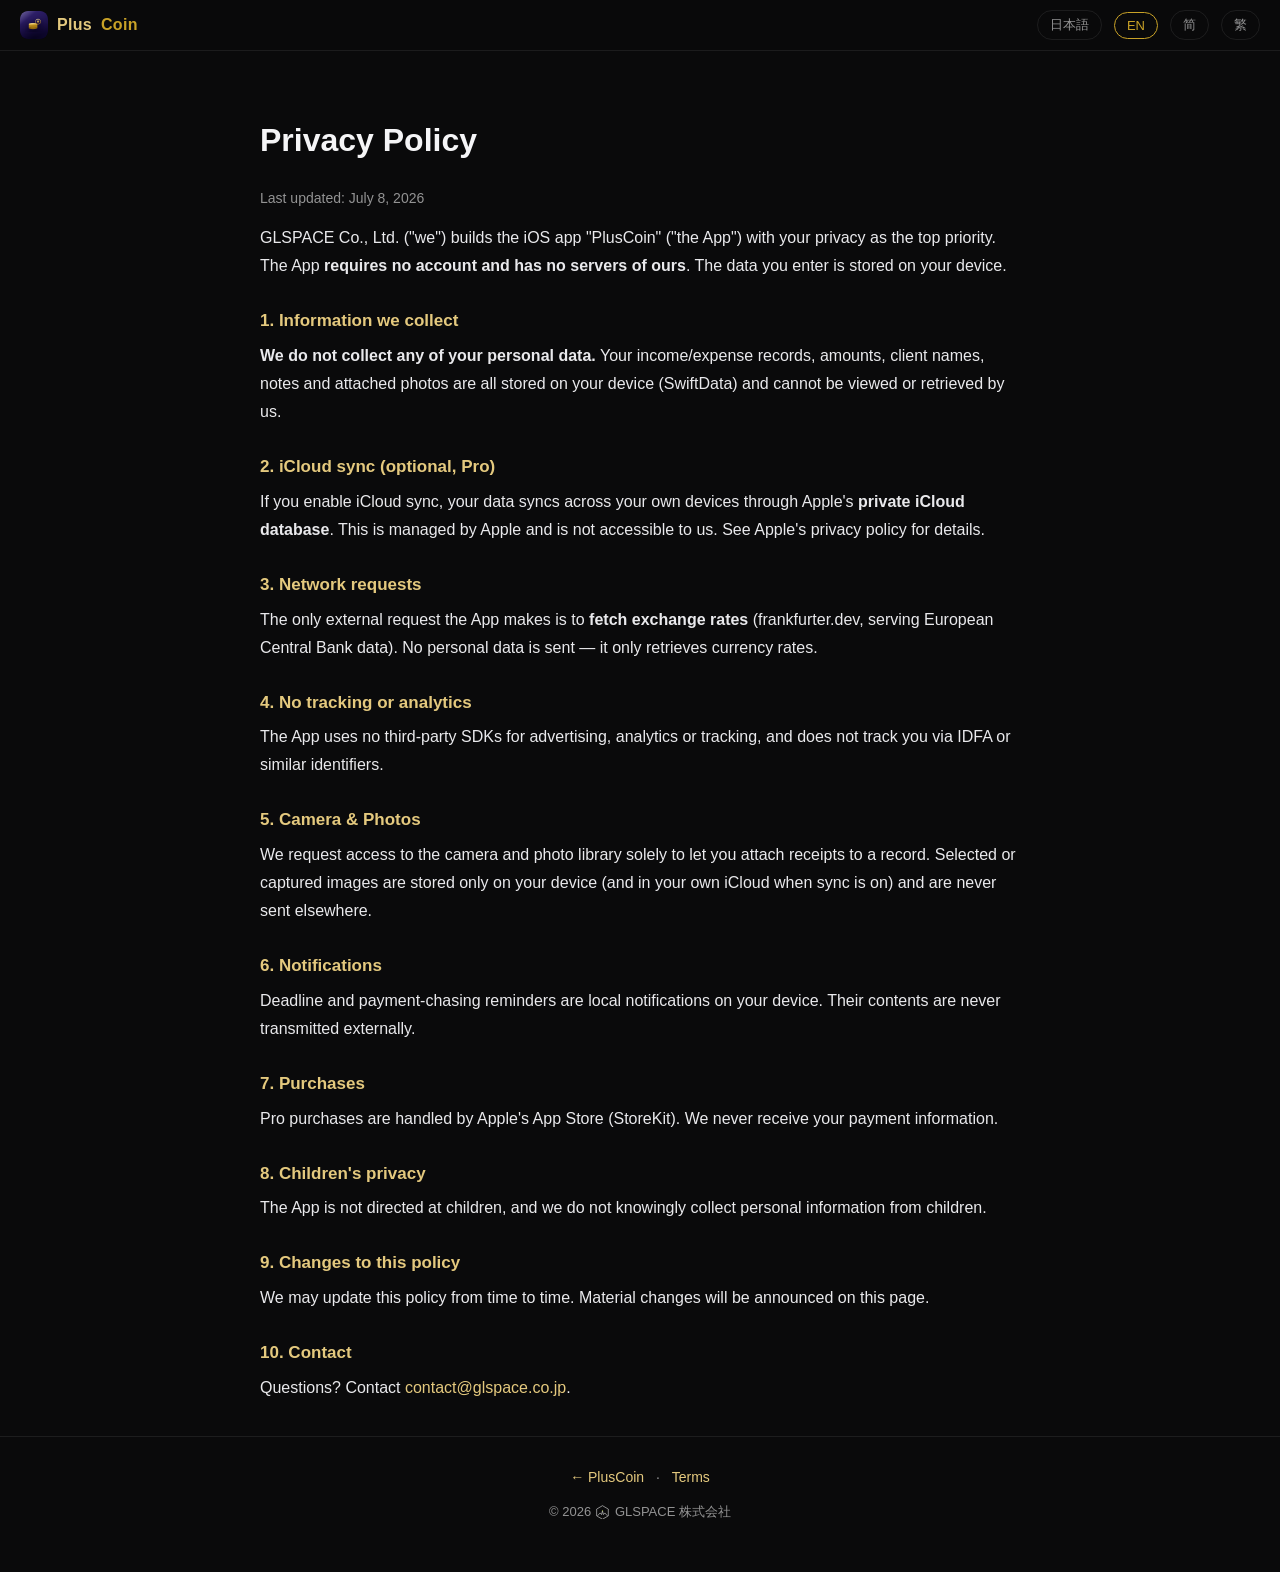
<file: privacy.html>
<!doctype html>
<html lang="ja">
<head>
<meta charset="utf-8">
<meta name="viewport" content="width=device-width, initial-scale=1">
<title>PlusCoin — プライバシーポリシー / Privacy Policy</title>
<link rel="icon" type="image/png" href="./icon-180.png">
<link rel="apple-touch-icon" href="./icon-180.png">
<link rel="stylesheet" href="./style.css">
</head>
<body>
<div class="langbar">
  <a class="brand" href="./index.html"><img class="appicon" src="./icon-180.png" alt="PlusCoin" width="28" height="28">Plus<b>Coin</b></a>
  <button class="langbtn" data-set="ja">日本語</button>
  <button class="langbtn" data-set="en">EN</button>
  <button class="langbtn" data-set="zh-Hans">简</button>
  <button class="langbtn" data-set="zh-Hant">繁</button>
</div>

<div class="wrap legal">

  <!-- 日本語 -->
  <div data-lang="ja">
    <h1>プライバシーポリシー</h1>
    <p class="updated">最終更新日:2026年7月8日</p>
    <p>GLSPACE 株式会社(以下「当社」)は、iOS アプリ「PlusCoin」(以下「本アプリ」)におけるユーザーのプライバシーを最優先に考えています。本アプリは<b>アカウント登録が不要で、当社のサーバーを持ちません</b>。ユーザーが入力したデータは端末内に保存されます。</p>

    <h3>1. 当社が収集する情報</h3>
    <p><b>当社はユーザーの個人データを一切収集しません。</b>収入・支出の記録、金額、取引先名、メモ、添付した写真などはすべてお使いの端末内(SwiftData)に保存され、当社が閲覧・取得することはできません。</p>

    <h3>2. iCloud 同期(任意・Pro)</h3>
    <p>iCloud 同期を有効にすると、データは Apple の <b>iCloud プライベートデータベース</b>を通じてご自身の端末間で同期されます。これは Apple が管理する領域であり、当社はアクセスできません。詳しくは Apple のプライバシーポリシーをご確認ください。</p>

    <h3>3. ネットワーク通信</h3>
    <p>本アプリが行う唯一の外部通信は、<b>為替レートの取得</b>(欧州中央銀行のデータを提供する frankfurter.dev)です。この通信で個人データが送信されることはなく、通貨レートを取得するだけです。</p>

    <h3>4. 追跡・解析なし</h3>
    <p>本アプリは、広告・アクセス解析・トラッキング用の第三者 SDK を一切使用しません。IDFA 等による追跡も行いません。</p>

    <h3>5. カメラ・写真</h3>
    <p>領収書等を記録に添付する目的でのみ、カメラおよび写真ライブラリへのアクセスを求めます。選択・撮影した画像は端末内(および有効時はご自身の iCloud)にのみ保存され、外部に送信されません。</p>

    <h3>6. 通知</h3>
    <p>締切・入金催促のリマインダーはすべて端末内のローカル通知です。通知内容が外部に送信されることはありません。</p>

    <h3>7. 購入</h3>
    <p>Pro のご購入は Apple の App Store(StoreKit)を通じて処理されます。当社が決済情報を受け取ることはありません。</p>

    <h3>8. 子どものプライバシー</h3>
    <p>本アプリは特に子ども向けに設計されたものではなく、当社が子どもから個人情報を収集することはありません。</p>

    <h3>9. 本ポリシーの変更</h3>
    <p>本ポリシーは必要に応じて改定されることがあります。重要な変更がある場合は本ページで告知します。</p>

    <h3>10. お問い合わせ</h3>
    <p>ご不明な点は <a href="mailto:contact@glspace.co.jp">contact@glspace.co.jp</a> までご連絡ください。</p>
  </div>

  <!-- English -->
  <div data-lang="en" hidden>
    <h1>Privacy Policy</h1>
    <p class="updated">Last updated: July 8, 2026</p>
    <p>GLSPACE Co., Ltd. ("we") builds the iOS app "PlusCoin" ("the App") with your privacy as the top priority. The App <b>requires no account and has no servers of ours</b>. The data you enter is stored on your device.</p>

    <h3>1. Information we collect</h3>
    <p><b>We do not collect any of your personal data.</b> Your income/expense records, amounts, client names, notes and attached photos are all stored on your device (SwiftData) and cannot be viewed or retrieved by us.</p>

    <h3>2. iCloud sync (optional, Pro)</h3>
    <p>If you enable iCloud sync, your data syncs across your own devices through Apple's <b>private iCloud database</b>. This is managed by Apple and is not accessible to us. See Apple's privacy policy for details.</p>

    <h3>3. Network requests</h3>
    <p>The only external request the App makes is to <b>fetch exchange rates</b> (frankfurter.dev, serving European Central Bank data). No personal data is sent — it only retrieves currency rates.</p>

    <h3>4. No tracking or analytics</h3>
    <p>The App uses no third-party SDKs for advertising, analytics or tracking, and does not track you via IDFA or similar identifiers.</p>

    <h3>5. Camera &amp; Photos</h3>
    <p>We request access to the camera and photo library solely to let you attach receipts to a record. Selected or captured images are stored only on your device (and in your own iCloud when sync is on) and are never sent elsewhere.</p>

    <h3>6. Notifications</h3>
    <p>Deadline and payment-chasing reminders are local notifications on your device. Their contents are never transmitted externally.</p>

    <h3>7. Purchases</h3>
    <p>Pro purchases are handled by Apple's App Store (StoreKit). We never receive your payment information.</p>

    <h3>8. Children's privacy</h3>
    <p>The App is not directed at children, and we do not knowingly collect personal information from children.</p>

    <h3>9. Changes to this policy</h3>
    <p>We may update this policy from time to time. Material changes will be announced on this page.</p>

    <h3>10. Contact</h3>
    <p>Questions? Contact <a href="mailto:contact@glspace.co.jp">contact@glspace.co.jp</a>.</p>
  </div>

  <!-- 简体中文 -->
  <div data-lang="zh-Hans" hidden>
    <h1>隐私政策</h1>
    <p class="updated">最后更新:2026 年 7 月 8 日</p>
    <p>GLSPACE 株式会社(以下称「我们」)开发的 iOS 应用「PlusCoin」(以下称「本应用」)将您的隐私放在首位。本应用<b>无需注册账号,也没有我们的服务器</b>,您输入的数据保存在您的设备中。</p>

    <h3>1. 我们收集的信息</h3>
    <p><b>我们不收集您的任何个人数据。</b>您的收支记录、金额、客户名称、备注和附加的照片,全部保存在您的设备内(SwiftData),我们无法查看或获取。</p>

    <h3>2. iCloud 同步(可选,Pro)</h3>
    <p>开启 iCloud 同步后,数据通过 Apple 的 <b>iCloud 私有数据库</b>在您自己的设备间同步。该区域由 Apple 管理,我们无法访问。详情请参阅 Apple 的隐私政策。</p>

    <h3>3. 网络请求</h3>
    <p>本应用唯一的对外请求是<b>获取汇率</b>(frankfurter.dev,提供欧洲央行数据)。该请求不发送任何个人数据,仅获取货币汇率。</p>

    <h3>4. 无追踪、无分析</h3>
    <p>本应用不使用任何用于广告、统计分析或追踪的第三方 SDK,也不通过 IDFA 等标识符追踪您。</p>

    <h3>5. 相机与相册</h3>
    <p>我们仅为让您将凭证附加到记录而请求相机和相册权限。所选或拍摄的图片仅保存在您的设备内(开启同步时也在您自己的 iCloud),不会发送到别处。</p>

    <h3>6. 通知</h3>
    <p>截稿与催款提醒均为设备本地通知,通知内容不会向外部传输。</p>

    <h3>7. 购买</h3>
    <p>Pro 购买通过 Apple App Store(StoreKit)处理,我们不会收到您的支付信息。</p>

    <h3>8. 儿童隐私</h3>
    <p>本应用并非专为儿童设计,我们不会有意收集儿童的个人信息。</p>

    <h3>9. 本政策的变更</h3>
    <p>我们可能会不时更新本政策。若有重大变更,将在本页公告。</p>

    <h3>10. 联系我们</h3>
    <p>如有疑问,请联系 <a href="mailto:contact@glspace.co.jp">contact@glspace.co.jp</a>。</p>
  </div>

  <!-- 繁體中文 -->
  <div data-lang="zh-Hant" hidden>
    <h1>隱私政策</h1>
    <p class="updated">最後更新:2026 年 7 月 8 日</p>
    <p>GLSPACE 株式会社(以下稱「我們」)開發的 iOS 應用程式「PlusCoin」(以下稱「本應用」)將您的隱私放在首位。本應用<b>不需註冊帳號,也沒有我們的伺服器</b>,您輸入的資料儲存在您的裝置中。</p>

    <h3>1. 我們收集的資訊</h3>
    <p><b>我們不收集您的任何個人資料。</b>您的收支記錄、金額、客戶名稱、備註與附加的照片,全部儲存在您的裝置內(SwiftData),我們無法檢視或取得。</p>

    <h3>2. iCloud 同步(選用,Pro)</h3>
    <p>開啟 iCloud 同步後,資料透過 Apple 的 <b>iCloud 私有資料庫</b>在您自己的裝置間同步。該區域由 Apple 管理,我們無法存取。詳情請參閱 Apple 的隱私政策。</p>

    <h3>3. 網路請求</h3>
    <p>本應用唯一的對外請求是<b>取得匯率</b>(frankfurter.dev,提供歐洲央行資料)。該請求不傳送任何個人資料,僅取得貨幣匯率。</p>

    <h3>4. 無追蹤、無分析</h3>
    <p>本應用不使用任何用於廣告、統計分析或追蹤的第三方 SDK,也不透過 IDFA 等識別碼追蹤您。</p>

    <h3>5. 相機與相簿</h3>
    <p>我們僅為讓您將憑證附加到記錄而請求相機與相簿權限。所選或拍攝的圖片僅儲存在您的裝置內(開啟同步時也在您自己的 iCloud),不會傳送到他處。</p>

    <h3>6. 通知</h3>
    <p>截稿與催款提醒皆為裝置本機通知,通知內容不會向外部傳輸。</p>

    <h3>7. 購買</h3>
    <p>Pro 購買透過 Apple App Store(StoreKit)處理,我們不會收到您的付款資訊。</p>

    <h3>8. 兒童隱私</h3>
    <p>本應用並非專為兒童設計,我們不會有意收集兒童的個人資訊。</p>

    <h3>9. 本政策的變更</h3>
    <p>我們可能不時更新本政策。若有重大變更,將在本頁公告。</p>

    <h3>10. 聯絡我們</h3>
    <p>如有疑問,請聯絡 <a href="mailto:contact@glspace.co.jp">contact@glspace.co.jp</a>。</p>
  </div>

</div>

<footer>
  <a href="./index.html">← PlusCoin</a> · <a href="./terms.html">Terms</a>
  <div class="copyright">© 2026 <svg class="co-mark" viewBox="0 0 64 64" fill="none" aria-hidden="true" focusable="false" style="width:1.15em;height:1.15em;vertical-align:-.24em;margin-right:.4em"><polygon points="32,3 57,17.5 57,46.5 32,61 7,46.5 7,17.5" stroke="currentColor" stroke-width="4" stroke-linejoin="round"/><polyline points="12,45 22,34 28,41 32,25 36,41 42,34 52,45" stroke="currentColor" stroke-width="4" stroke-linecap="round" stroke-linejoin="round"/><circle cx="32" cy="25" r="2.2" fill="#A0BF3F"/></svg>GLSPACE 株式会社</div>
</footer>

<script src="./lang.js"></script>
</body>
</html>
</file>
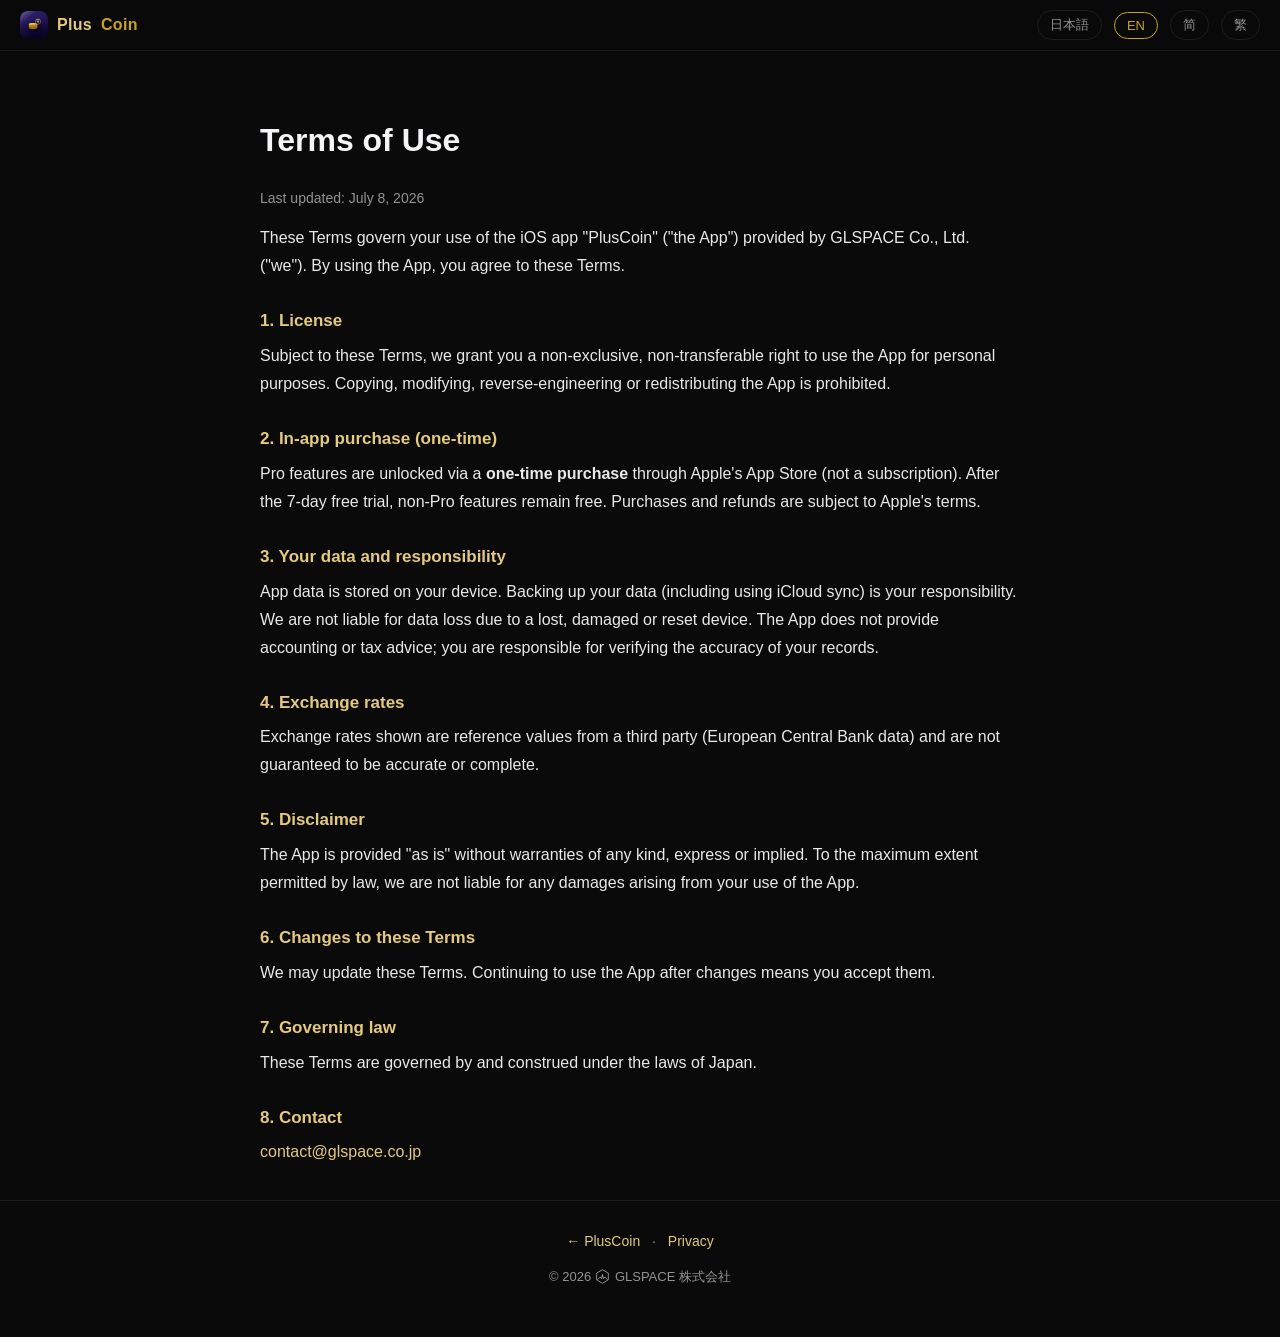
<file: terms.html>
<!doctype html>
<html lang="ja">
<head>
<meta charset="utf-8">
<meta name="viewport" content="width=device-width, initial-scale=1">
<title>PlusCoin — 利用規約 / Terms of Use</title>
<link rel="icon" type="image/png" href="./icon-180.png">
<link rel="apple-touch-icon" href="./icon-180.png">
<link rel="stylesheet" href="./style.css">
</head>
<body>
<div class="langbar">
  <a class="brand" href="./index.html"><img class="appicon" src="./icon-180.png" alt="PlusCoin" width="28" height="28">Plus<b>Coin</b></a>
  <button class="langbtn" data-set="ja">日本語</button>
  <button class="langbtn" data-set="en">EN</button>
  <button class="langbtn" data-set="zh-Hans">简</button>
  <button class="langbtn" data-set="zh-Hant">繁</button>
</div>

<div class="wrap legal">

  <!-- 日本語 -->
  <div data-lang="ja">
    <h1>利用規約</h1>
    <p class="updated">最終更新日:2026年7月8日</p>
    <p>本規約は、GLSPACE 株式会社(以下「当社」)が提供する iOS アプリ「PlusCoin」(以下「本アプリ」)の利用条件を定めるものです。本アプリを利用することで、本規約に同意したものとみなされます。</p>

    <h3>1. ライセンス</h3>
    <p>当社は、本規約に従い、本アプリを非独占的・譲渡不可の範囲で個人利用する権利をお客様に許諾します。本アプリの複製、改変、リバースエンジニアリング、再配布は禁止します。</p>

    <h3>2. アプリ内課金(買い切り)</h3>
    <p>Pro 機能は Apple の App Store を通じた<b>一度限りの買い切り購入</b>で解除されます(サブスクリプションではありません)。7 日間の無料お試し後も、非 Pro 機能は無料でご利用いただけます。購入・返金は Apple の規約に従います。</p>

    <h3>3. お客様のデータと責任</h3>
    <p>本アプリのデータは端末内に保存されます。データのバックアップ(iCloud 同期の利用を含む)はお客様の責任で行ってください。当社は、端末の紛失・故障・削除等によるデータ喪失について責任を負いません。本アプリは会計・税務上の助言を提供するものではなく、記録の正確性はお客様が確認するものとします。</p>

    <h3>4. 為替レートについて</h3>
    <p>本アプリの為替レートは第三者(欧州中央銀行のデータ)を参照した参考値であり、正確性・完全性を保証しません。</p>

    <h3>5. 免責事項</h3>
    <p>本アプリは「現状有姿」で提供されます。当社は、明示・黙示を問わず、いかなる保証も行いません。適用法令が許す最大限の範囲で、本アプリの利用に起因する損害について当社は責任を負いません。</p>

    <h3>6. 本規約の変更</h3>
    <p>当社は本規約を変更することがあります。変更後に本アプリを継続利用した場合、変更に同意したものとみなされます。</p>

    <h3>7. 準拠法</h3>
    <p>本規約は日本法に準拠し、これに従って解釈されます。</p>

    <h3>8. お問い合わせ</h3>
    <p><a href="mailto:contact@glspace.co.jp">contact@glspace.co.jp</a></p>
  </div>

  <!-- English -->
  <div data-lang="en" hidden>
    <h1>Terms of Use</h1>
    <p class="updated">Last updated: July 8, 2026</p>
    <p>These Terms govern your use of the iOS app "PlusCoin" ("the App") provided by GLSPACE Co., Ltd. ("we"). By using the App, you agree to these Terms.</p>

    <h3>1. License</h3>
    <p>Subject to these Terms, we grant you a non-exclusive, non-transferable right to use the App for personal purposes. Copying, modifying, reverse-engineering or redistributing the App is prohibited.</p>

    <h3>2. In-app purchase (one-time)</h3>
    <p>Pro features are unlocked via a <b>one-time purchase</b> through Apple's App Store (not a subscription). After the 7-day free trial, non-Pro features remain free. Purchases and refunds are subject to Apple's terms.</p>

    <h3>3. Your data and responsibility</h3>
    <p>App data is stored on your device. Backing up your data (including using iCloud sync) is your responsibility. We are not liable for data loss due to a lost, damaged or reset device. The App does not provide accounting or tax advice; you are responsible for verifying the accuracy of your records.</p>

    <h3>4. Exchange rates</h3>
    <p>Exchange rates shown are reference values from a third party (European Central Bank data) and are not guaranteed to be accurate or complete.</p>

    <h3>5. Disclaimer</h3>
    <p>The App is provided "as is" without warranties of any kind, express or implied. To the maximum extent permitted by law, we are not liable for any damages arising from your use of the App.</p>

    <h3>6. Changes to these Terms</h3>
    <p>We may update these Terms. Continuing to use the App after changes means you accept them.</p>

    <h3>7. Governing law</h3>
    <p>These Terms are governed by and construed under the laws of Japan.</p>

    <h3>8. Contact</h3>
    <p><a href="mailto:contact@glspace.co.jp">contact@glspace.co.jp</a></p>
  </div>

  <!-- 简体中文 -->
  <div data-lang="zh-Hans" hidden>
    <h1>使用条款</h1>
    <p class="updated">最后更新:2026 年 7 月 8 日</p>
    <p>本条款规定 GLSPACE 株式会社(以下称「我们」)提供的 iOS 应用「PlusCoin」(以下称「本应用」)的使用条件。使用本应用即视为您同意本条款。</p>

    <h3>1. 许可</h3>
    <p>在遵守本条款的前提下,我们授予您非独占、不可转让的个人使用权。禁止复制、修改、逆向工程或再分发本应用。</p>

    <h3>2. 应用内购买(买断)</h3>
    <p>Pro 功能通过 Apple App Store 的<b>一次性买断购买</b>解锁(不是订阅)。7 天免费试用后,非 Pro 功能仍可免费使用。购买与退款适用 Apple 的条款。</p>

    <h3>3. 您的数据与责任</h3>
    <p>本应用数据保存在您的设备中。数据备份(包括使用 iCloud 同步)由您自行负责。因设备丢失、损坏或重置导致的数据丢失,我们不承担责任。本应用不提供会计或税务建议,记录的准确性由您自行确认。</p>

    <h3>4. 关于汇率</h3>
    <p>本应用显示的汇率为参考第三方(欧洲央行数据)的参考值,不保证其准确性或完整性。</p>

    <h3>5. 免责声明</h3>
    <p>本应用按「现状」提供,不作任何明示或默示的保证。在适用法律允许的最大范围内,我们对因使用本应用而产生的任何损害不承担责任。</p>

    <h3>6. 条款变更</h3>
    <p>我们可能会更新本条款。变更后继续使用本应用即视为接受变更。</p>

    <h3>7. 准据法</h3>
    <p>本条款受日本法律管辖并据其解释。</p>

    <h3>8. 联系我们</h3>
    <p><a href="mailto:contact@glspace.co.jp">contact@glspace.co.jp</a></p>
  </div>

  <!-- 繁體中文 -->
  <div data-lang="zh-Hant" hidden>
    <h1>使用條款</h1>
    <p class="updated">最後更新:2026 年 7 月 8 日</p>
    <p>本條款規定 GLSPACE 株式会社(以下稱「我們」)提供的 iOS 應用程式「PlusCoin」(以下稱「本應用」)的使用條件。使用本應用即視為您同意本條款。</p>

    <h3>1. 授權</h3>
    <p>在遵守本條款的前提下,我們授予您非獨占、不可轉讓的個人使用權。禁止複製、修改、逆向工程或再散布本應用。</p>

    <h3>2. 應用程式內購買(買斷)</h3>
    <p>Pro 功能透過 Apple App Store 的<b>一次性買斷購買</b>解鎖(不是訂閱)。7 天免費試用後,非 Pro 功能仍可免費使用。購買與退款適用 Apple 的條款。</p>

    <h3>3. 您的資料與責任</h3>
    <p>本應用資料儲存在您的裝置中。資料備份(包括使用 iCloud 同步)由您自行負責。因裝置遺失、損壞或重置導致的資料遺失,我們不承擔責任。本應用不提供會計或稅務建議,記錄的正確性由您自行確認。</p>

    <h3>4. 關於匯率</h3>
    <p>本應用顯示的匯率為參考第三方(歐洲央行資料)的參考值,不保證其正確性或完整性。</p>

    <h3>5. 免責聲明</h3>
    <p>本應用按「現狀」提供,不作任何明示或默示的保證。在適用法律允許的最大範圍內,我們對因使用本應用而產生的任何損害不承擔責任。</p>

    <h3>6. 條款變更</h3>
    <p>我們可能會更新本條款。變更後繼續使用本應用即視為接受變更。</p>

    <h3>7. 準據法</h3>
    <p>本條款受日本法律管轄並據其解釋。</p>

    <h3>8. 聯絡我們</h3>
    <p><a href="mailto:contact@glspace.co.jp">contact@glspace.co.jp</a></p>
  </div>

</div>

<footer>
  <a href="./index.html">← PlusCoin</a> · <a href="./privacy.html">Privacy</a>
  <div class="copyright">© 2026 <svg class="co-mark" viewBox="0 0 64 64" fill="none" aria-hidden="true" focusable="false" style="width:1.15em;height:1.15em;vertical-align:-.24em;margin-right:.4em"><polygon points="32,3 57,17.5 57,46.5 32,61 7,46.5 7,17.5" stroke="currentColor" stroke-width="4" stroke-linejoin="round"/><polyline points="12,45 22,34 28,41 32,25 36,41 42,34 52,45" stroke="currentColor" stroke-width="4" stroke-linecap="round" stroke-linejoin="round"/><circle cx="32" cy="25" r="2.2" fill="#A0BF3F"/></svg>GLSPACE 株式会社</div>
</footer>

<script src="./lang.js"></script>
</body>
</html>
</file>
<file: style.css>
/* PlusCoin site — NOIR / champagne gold */
:root{
  --bg:#0A0A0B; --surface:#141416; --surface2:#1D1D20; --stroke:rgba(255,255,255,.08);
  --text:#F5F5F7; --muted:rgba(255,255,255,.56); --gold:#C9A227; --gold-lite:#E4C97E;
  --maxw:760px;
}

/* Han glyph shapes differ per language, so Chinese must not fall through to
   the Japanese font above. Scoped by html[lang], which the switcher sets. */
html[lang="zh-CN"] body,html[lang="zh-Hans"] body{font-family:-apple-system,BlinkMacSystemFont,"Segoe UI","Noto Sans SC","PingFang SC","Noto Sans SC","Microsoft YaHei",sans-serif}
html[lang="zh-TW"] body,html[lang="zh-Hant"] body{font-family:-apple-system,BlinkMacSystemFont,"Segoe UI","Noto Sans TC","PingFang TC","Noto Sans TC","Microsoft JhengHei",sans-serif}

*{box-sizing:border-box}
html{-webkit-text-size-adjust:100%}
body{
  margin:0; background:var(--bg); color:var(--text);
  font-family:-apple-system,BlinkMacSystemFont,"Segoe UI","Noto Sans JP","Noto Sans SC","Noto Sans TC","Hiragino Sans","PingFang SC","Microsoft YaHei",sans-serif;
  line-height:1.75; font-size:16px; -webkit-font-smoothing:antialiased;
}
a{color:var(--gold-lite); text-decoration:none}
a:hover{text-decoration:underline}
.wrap{max-width:var(--maxw); margin:0 auto; padding:0 20px}

/* language bar */
.langbar{position:sticky; top:0; z-index:9; background:rgba(10,10,11,.86); backdrop-filter:saturate(160%) blur(12px);
  border-bottom:1px solid var(--stroke); display:flex; align-items:center; gap:12px; padding:10px 20px}
.brand{display:flex; align-items:center; gap:9px; font-weight:700; letter-spacing:.3px; margin-right:auto}
.brand .appicon{width:28px; height:28px; border-radius:8px; display:block}
.brand b{color:var(--gold)}
.langbtn{background:transparent; border:1px solid var(--stroke); color:var(--muted); border-radius:999px;
  padding:5px 12px; font-size:13px; cursor:pointer}
.langbtn.active{border-color:var(--gold); color:var(--gold)}

/* hero */
.hero{text-align:center; padding:64px 20px 40px}
.coin{width:88px;height:88px;border-radius:50%;background:var(--gold);display:inline-flex;align-items:center;justify-content:center;
  font-size:46px;color:#000;font-weight:700}
.hero h1{font-size:40px; margin:22px 0 6px; letter-spacing:.5px}
.hero h1 b{color:var(--gold)}
.tagline{color:var(--muted); font-size:18px; margin:0 auto; max-width:520px}
.cta{display:inline-block; margin-top:26px; background:var(--gold); color:#111; font-weight:700;
  padding:14px 30px; border-radius:14px}
.cta:hover{background:var(--gold-lite); text-decoration:none}
.cta.ghost{background:transparent;border:1px solid var(--stroke);color:var(--text)}

/* sections */
section{padding:34px 0; border-top:1px solid var(--stroke)}
h2{font-size:24px; margin:0 0 16px}
h3{font-size:17px; margin:26px 0 6px; color:var(--gold-lite)}
p{margin:0 0 14px; color:#e9e9ec}
.muted{color:var(--muted)}
ul{margin:0 0 14px; padding-left:20px}
li{margin:6px 0}
.features{display:grid; grid-template-columns:1fr; gap:14px; margin-top:8px}
.feature{background:var(--surface); border:1px solid var(--stroke); border-radius:16px; padding:18px 20px}
.feature .ic{color:var(--gold); font-size:20px}
.feature h3{margin:6px 0 4px; color:var(--text)}
.feature p{margin:0; color:var(--muted); font-size:15px}
@media(min-width:640px){ .features{grid-template-columns:1fr 1fr} }

.legal{padding:40px 0 20px}
.legal .updated{color:var(--muted); font-size:14px; margin-top:-4px}

footer{border-top:1px solid var(--stroke); padding:28px 20px 48px; text-align:center; color:var(--muted); font-size:14px}
footer a{margin:0 8px}
.copyright{margin-top:12px; font-size:13px}
[hidden]{display:none !important}
</file>
